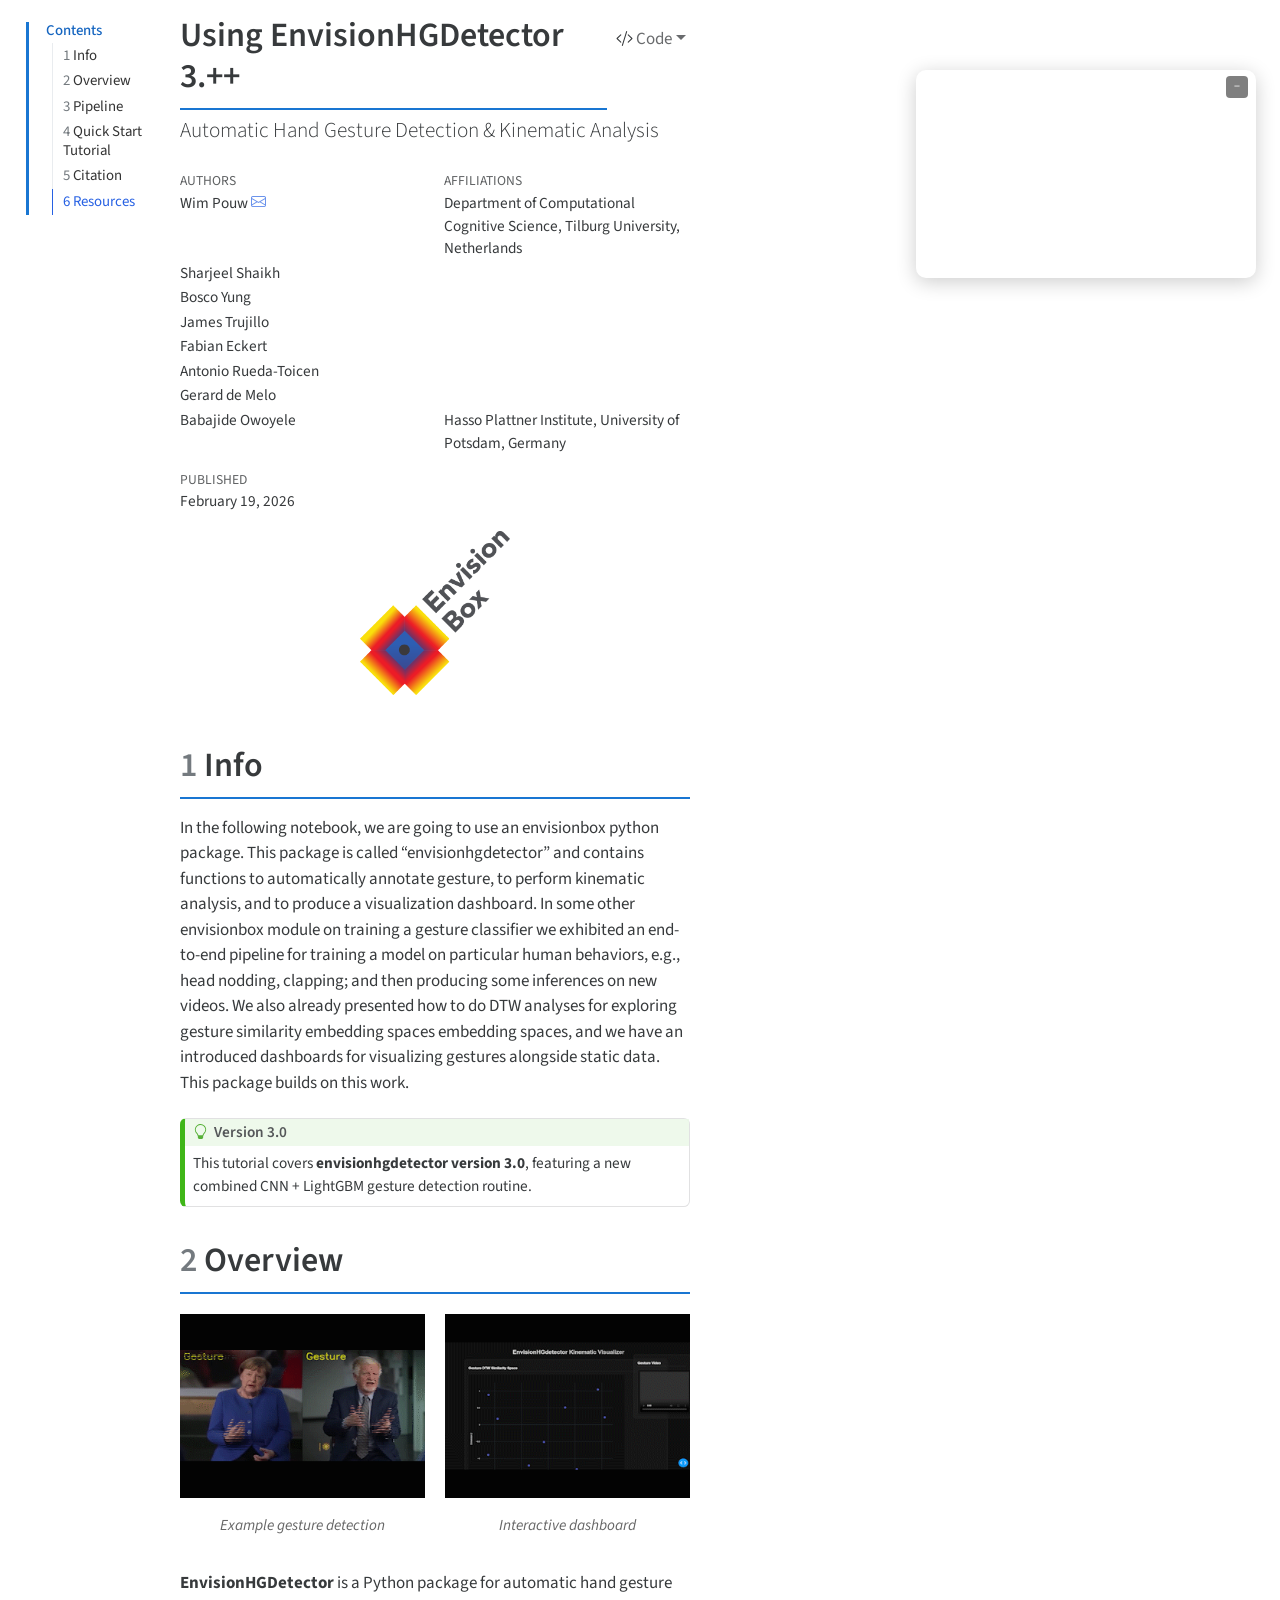
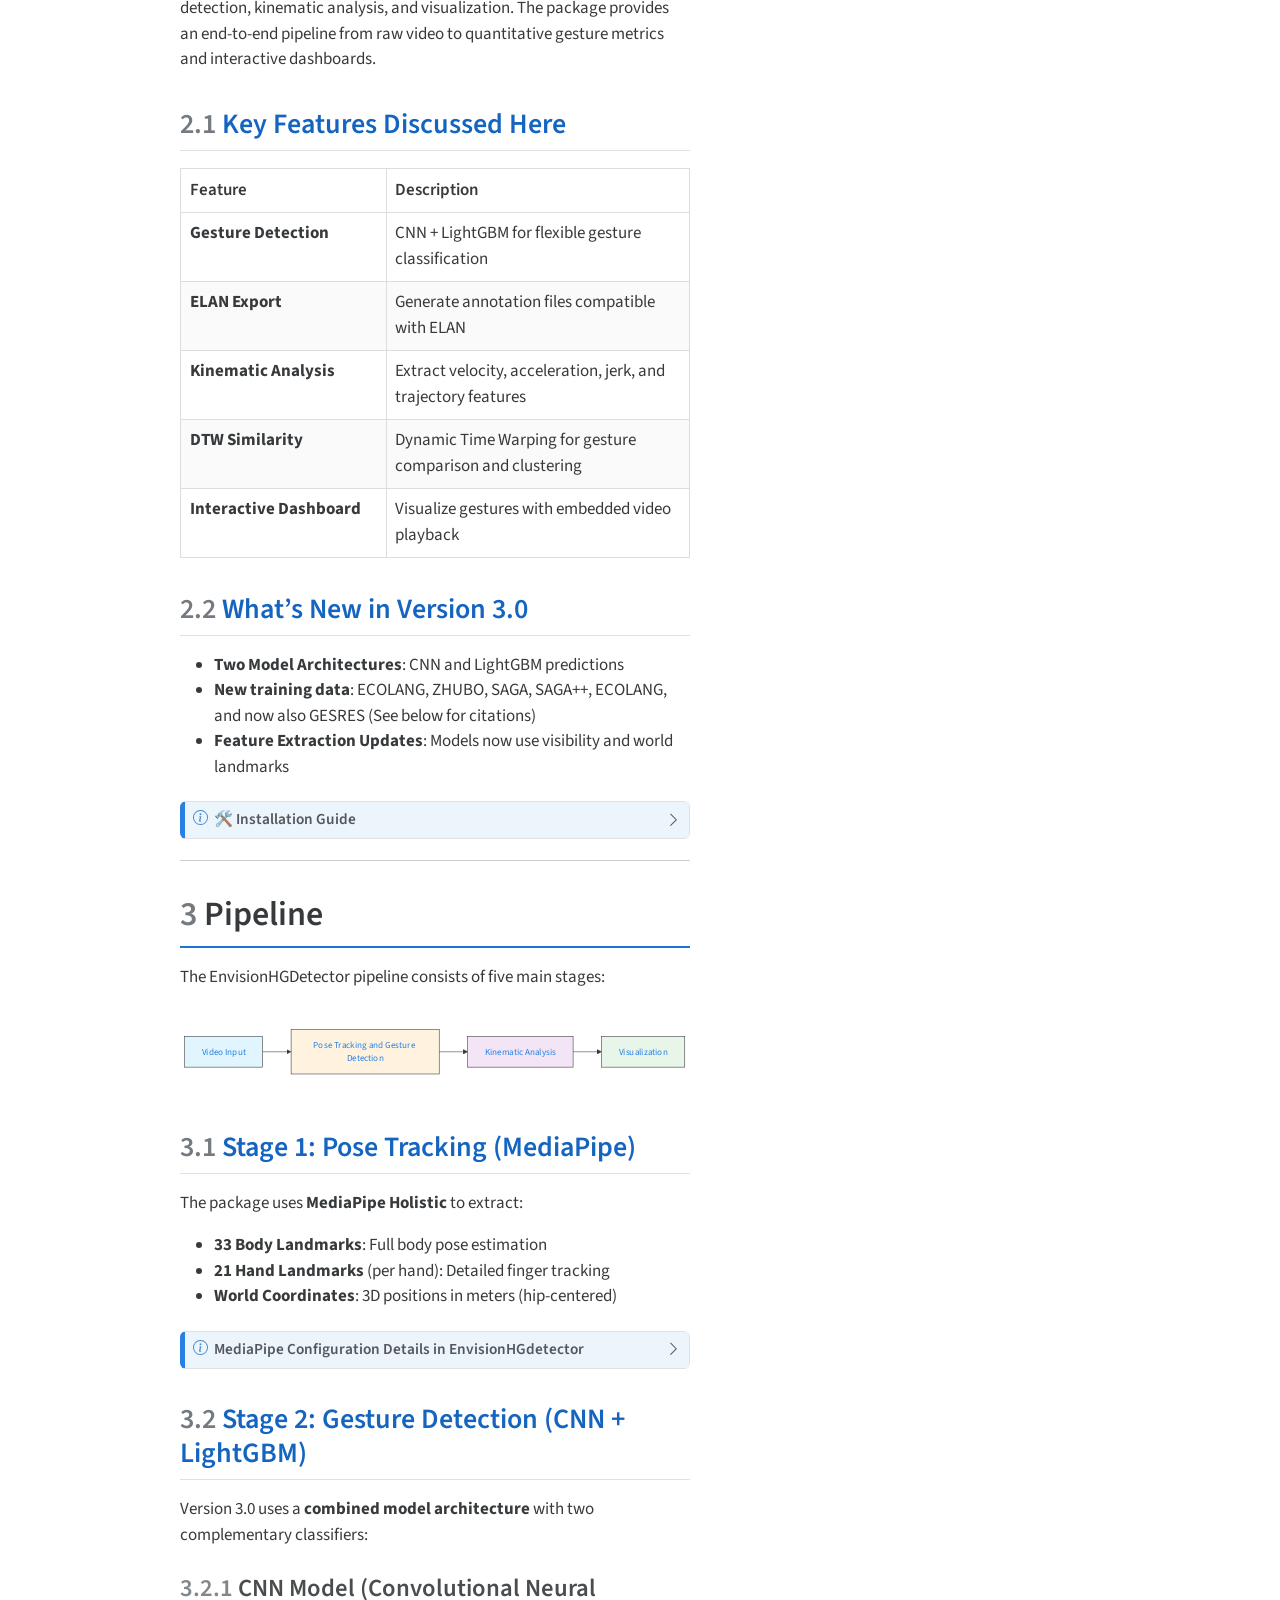
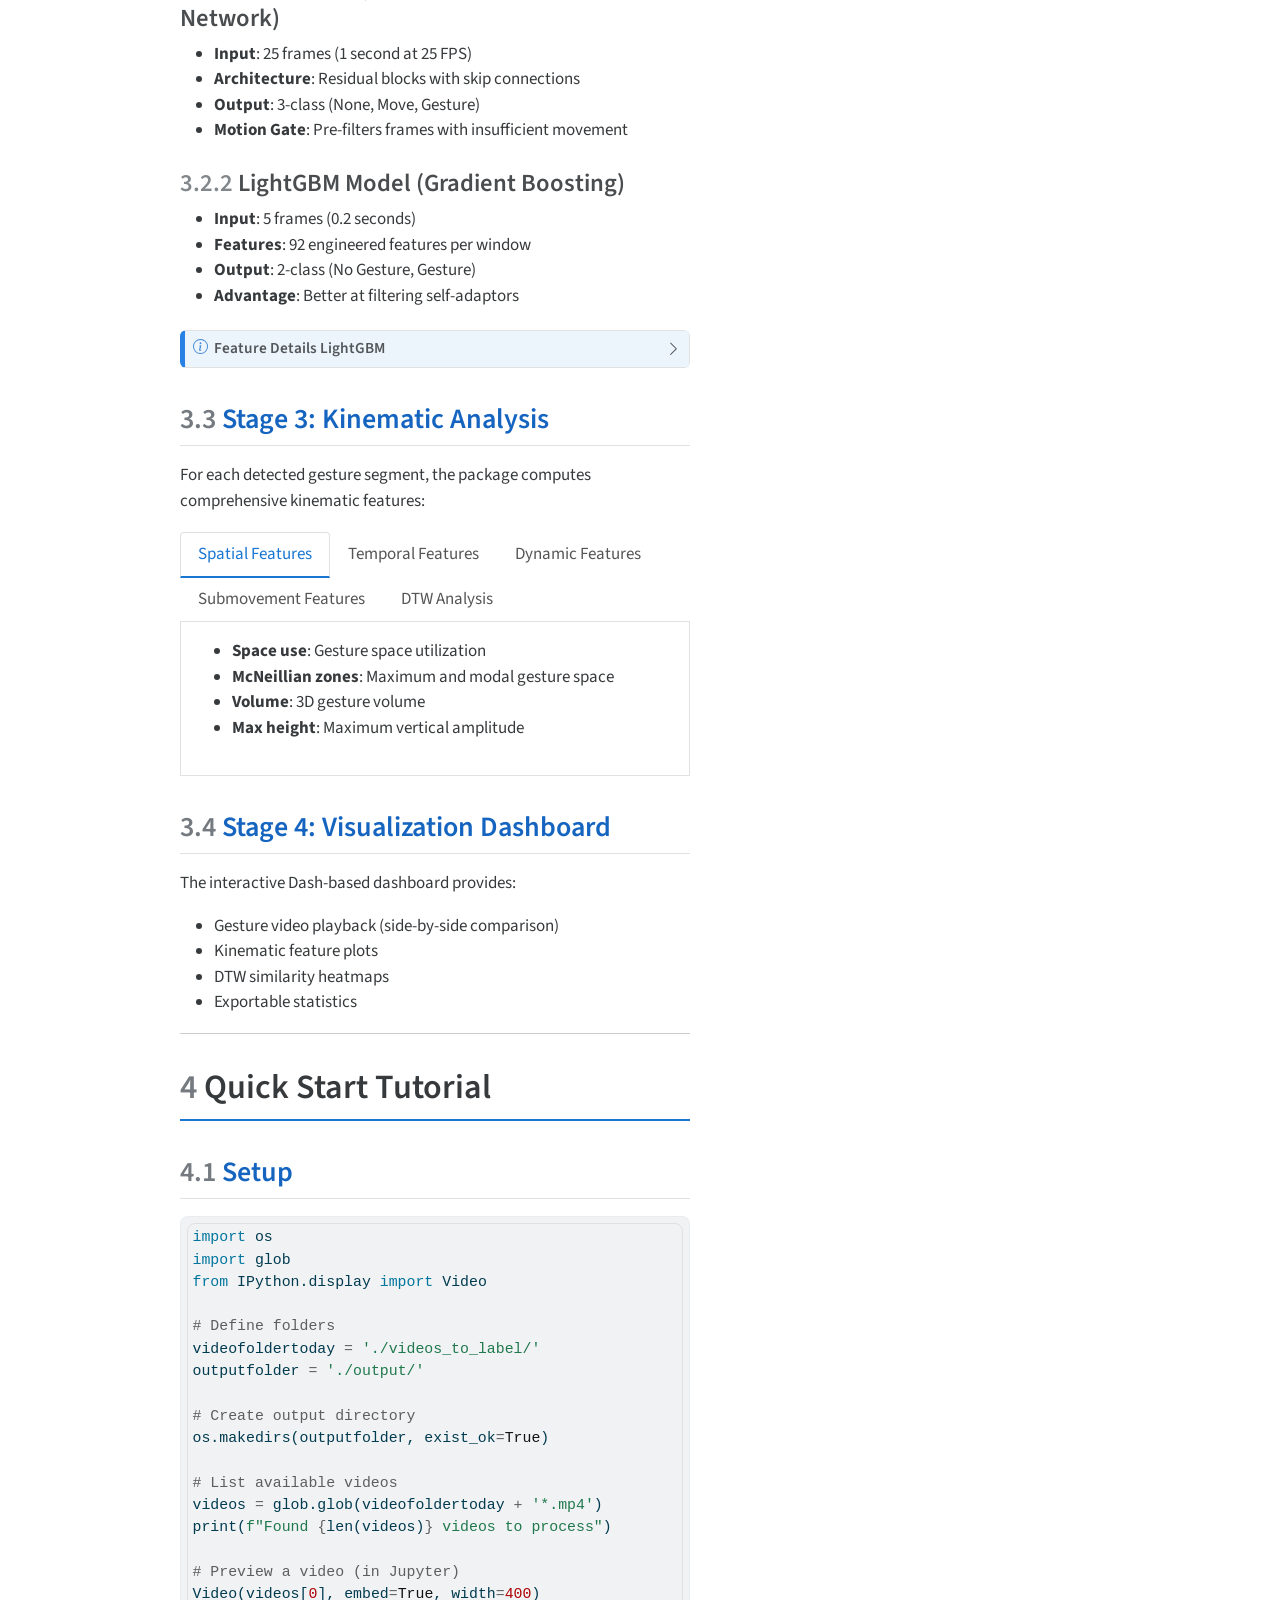
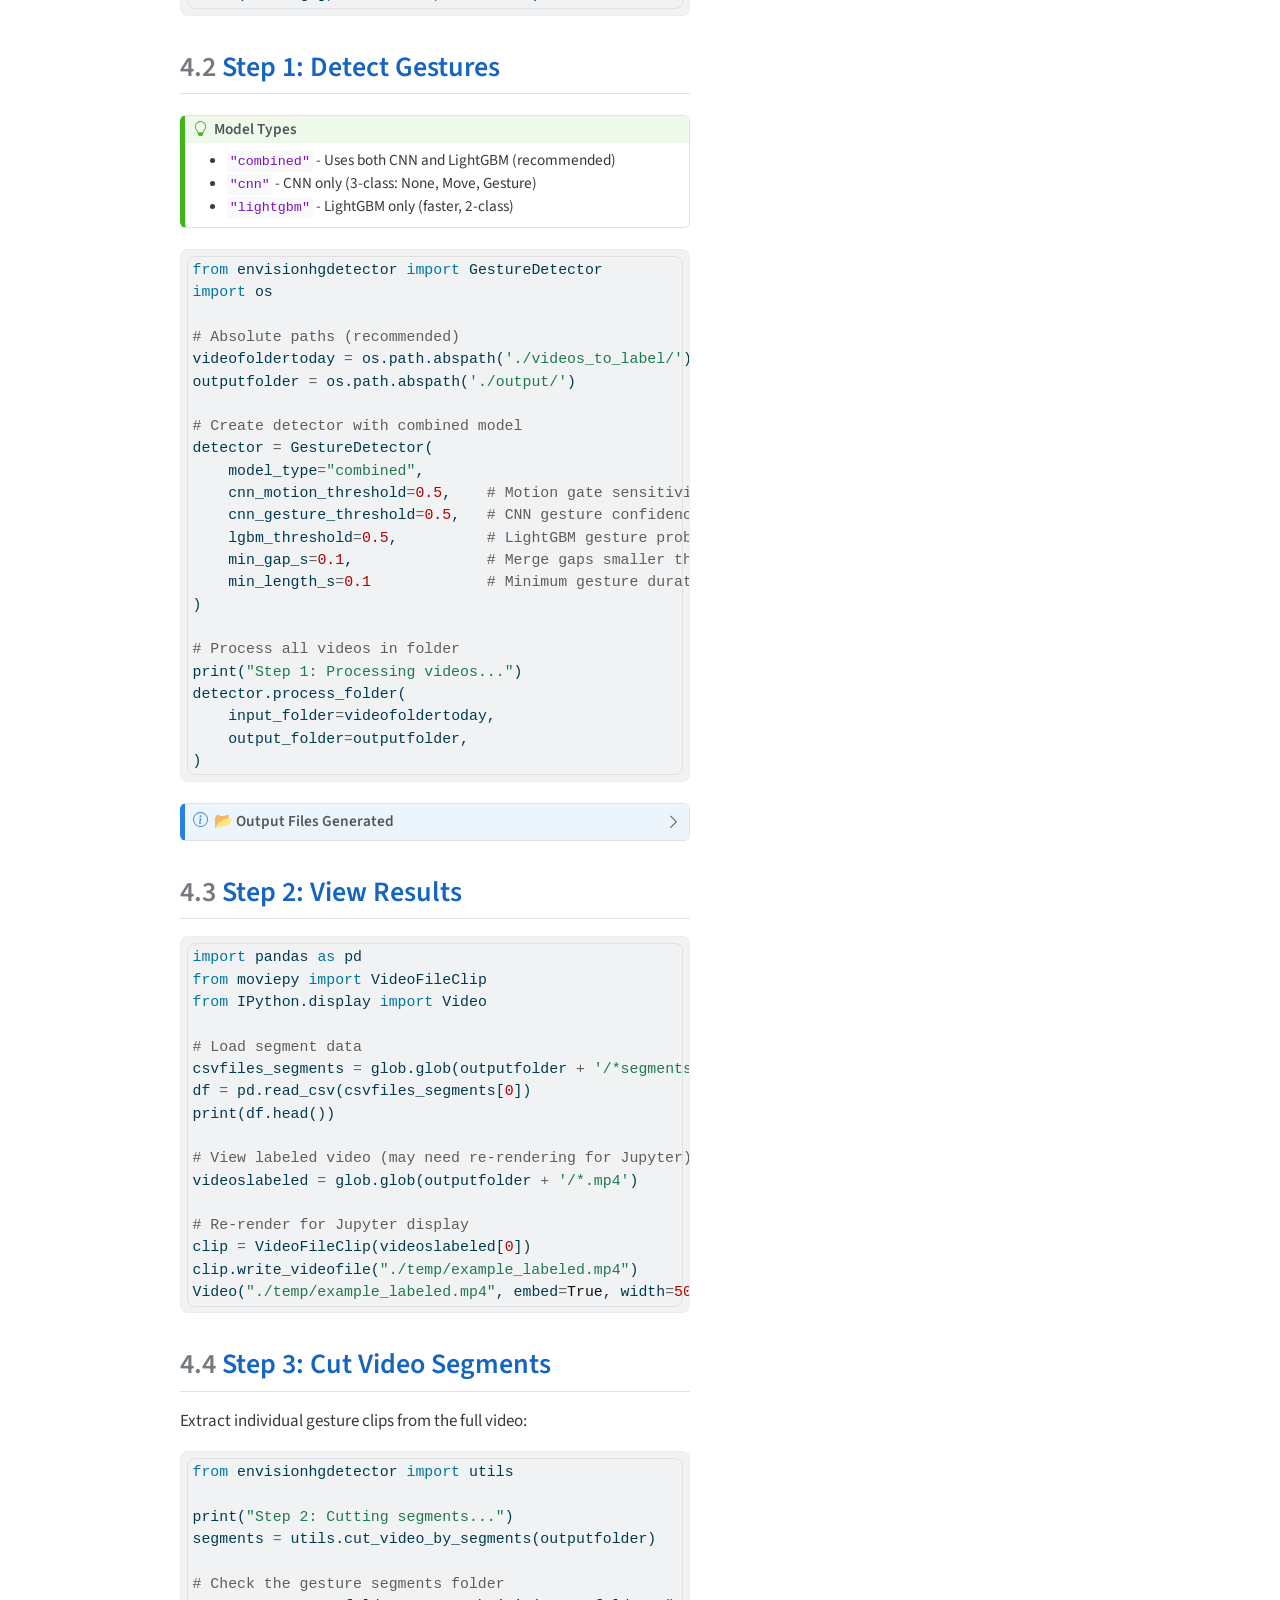
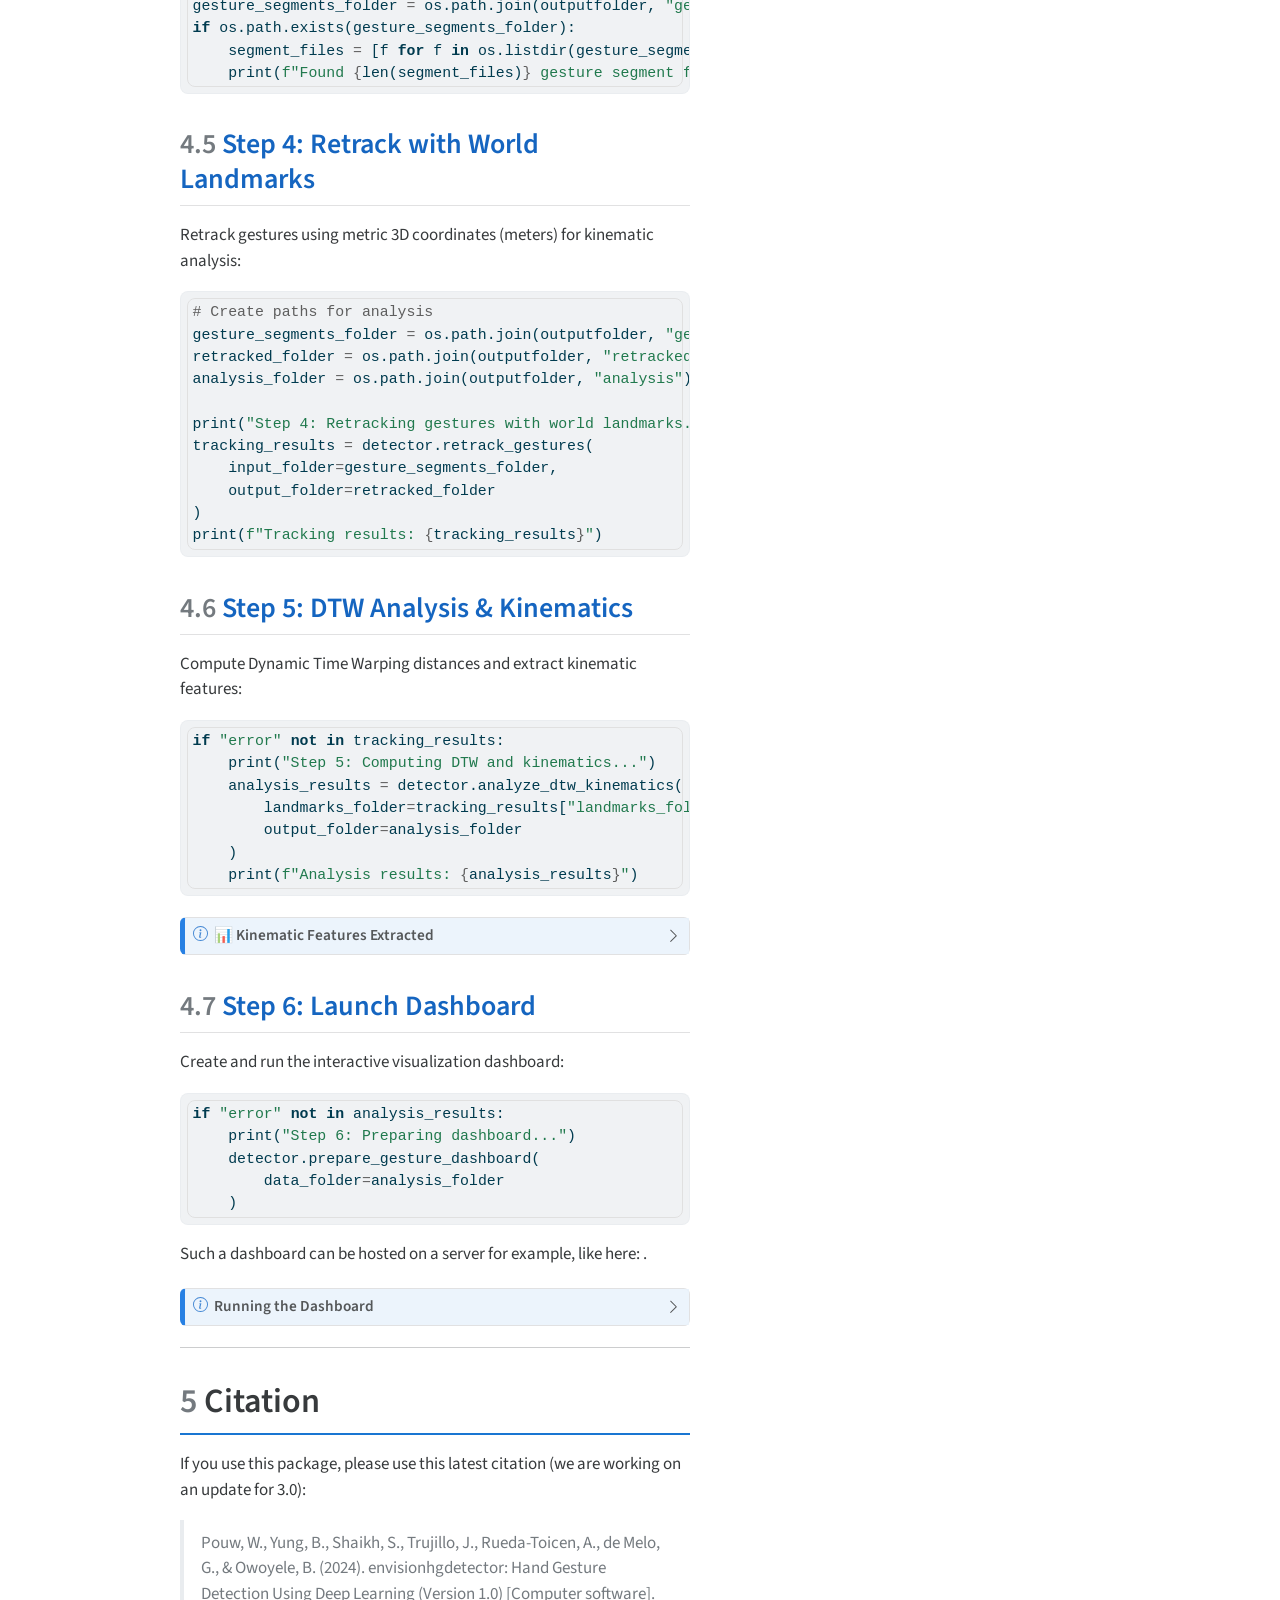
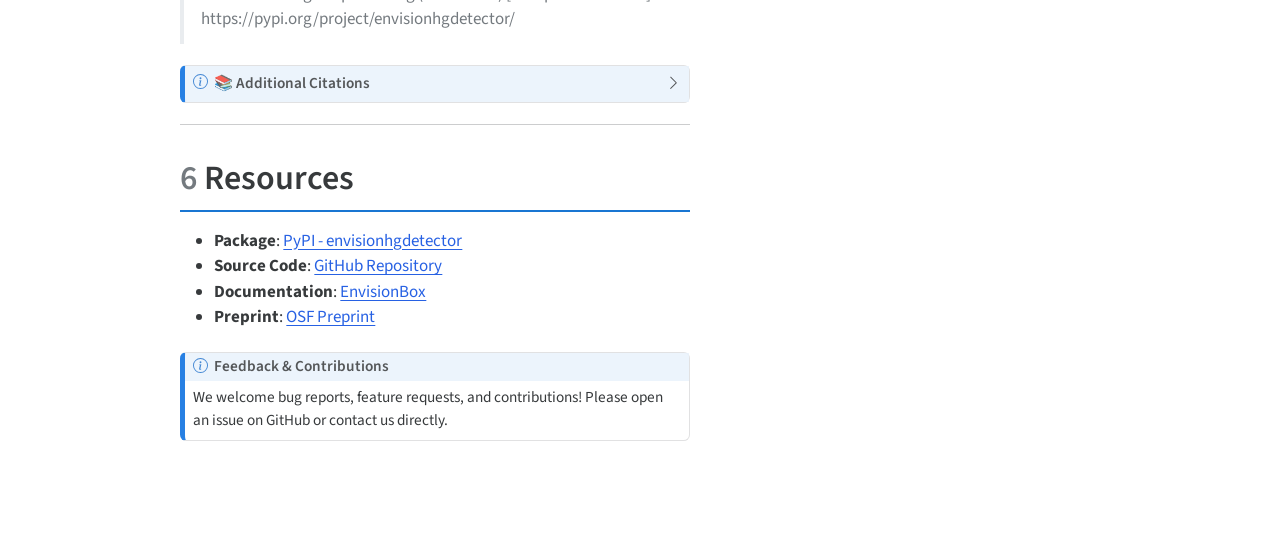
<file: docs/UsingEnvisionHGdetector_3_0.html>
<!DOCTYPE html>
<html xmlns="http://www.w3.org/1999/xhtml" lang="en" xml:lang="en"><head>

<meta charset="utf-8">
<meta name="generator" content="quarto-1.7.29">

<meta name="viewport" content="width=device-width, initial-scale=1.0, user-scalable=yes">

<meta name="author" content="Wim Pouw">
<meta name="author" content="Sharjeel Shaikh">
<meta name="author" content="Bosco Yung">
<meta name="author" content="James Trujillo">
<meta name="author" content="Fabian Eckert">
<meta name="author" content="Antonio Rueda-Toicen">
<meta name="author" content="Gerard de Melo">
<meta name="author" content="Babajide Owoyele">
<meta name="dcterms.date" content="2026-02-19">

<title>Using EnvisionHGDetector 3.++</title>
<style>
code{white-space: pre-wrap;}
span.smallcaps{font-variant: small-caps;}
div.columns{display: flex; gap: min(4vw, 1.5em);}
div.column{flex: auto; overflow-x: auto;}
div.hanging-indent{margin-left: 1.5em; text-indent: -1.5em;}
ul.task-list{list-style: none;}
ul.task-list li input[type="checkbox"] {
  width: 0.8em;
  margin: 0 0.8em 0.2em -1em; /* quarto-specific, see https://github.com/quarto-dev/quarto-cli/issues/4556 */ 
  vertical-align: middle;
}
/* CSS for syntax highlighting */
html { -webkit-text-size-adjust: 100%; }
pre > code.sourceCode { white-space: pre; position: relative; }
pre > code.sourceCode > span { display: inline-block; line-height: 1.25; }
pre > code.sourceCode > span:empty { height: 1.2em; }
.sourceCode { overflow: visible; }
code.sourceCode > span { color: inherit; text-decoration: inherit; }
div.sourceCode { margin: 1em 0; }
pre.sourceCode { margin: 0; }
@media screen {
div.sourceCode { overflow: auto; }
}
@media print {
pre > code.sourceCode { white-space: pre-wrap; }
pre > code.sourceCode > span { text-indent: -5em; padding-left: 5em; }
}
pre.numberSource code
  { counter-reset: source-line 0; }
pre.numberSource code > span
  { position: relative; left: -4em; counter-increment: source-line; }
pre.numberSource code > span > a:first-child::before
  { content: counter(source-line);
    position: relative; left: -1em; text-align: right; vertical-align: baseline;
    border: none; display: inline-block;
    -webkit-touch-callout: none; -webkit-user-select: none;
    -khtml-user-select: none; -moz-user-select: none;
    -ms-user-select: none; user-select: none;
    padding: 0 4px; width: 4em;
  }
pre.numberSource { margin-left: 3em;  padding-left: 4px; }
div.sourceCode
  {   }
@media screen {
pre > code.sourceCode > span > a:first-child::before { text-decoration: underline; }
}
</style>


<script src="UsingEnvisionHGdetector_3_0_files/libs/clipboard/clipboard.min.js"></script>
<script src="UsingEnvisionHGdetector_3_0_files/libs/quarto-html/quarto.js" type="module"></script>
<script src="UsingEnvisionHGdetector_3_0_files/libs/quarto-html/tabsets/tabsets.js" type="module"></script>
<script src="UsingEnvisionHGdetector_3_0_files/libs/quarto-html/popper.min.js"></script>
<script src="UsingEnvisionHGdetector_3_0_files/libs/quarto-html/tippy.umd.min.js"></script>
<script src="UsingEnvisionHGdetector_3_0_files/libs/quarto-html/anchor.min.js"></script>
<link href="UsingEnvisionHGdetector_3_0_files/libs/quarto-html/tippy.css" rel="stylesheet">
<link href="UsingEnvisionHGdetector_3_0_files/libs/quarto-html/quarto-syntax-highlighting-0815c480559380816a4d1ea211a47e91.css" rel="stylesheet" id="quarto-text-highlighting-styles">
<script src="UsingEnvisionHGdetector_3_0_files/libs/bootstrap/bootstrap.min.js"></script>
<link href="UsingEnvisionHGdetector_3_0_files/libs/bootstrap/bootstrap-icons.css" rel="stylesheet">
<link href="UsingEnvisionHGdetector_3_0_files/libs/bootstrap/bootstrap-813c323200a87c37e262811031999de4.min.css" rel="stylesheet" append-hash="true" id="quarto-bootstrap" data-mode="light">
<script src="UsingEnvisionHGdetector_3_0_files/libs/quarto-diagram/mermaid.min.js"></script>
<script src="UsingEnvisionHGdetector_3_0_files/libs/quarto-diagram/mermaid-init.js"></script>
<link href="UsingEnvisionHGdetector_3_0_files/libs/quarto-diagram/mermaid.css" rel="stylesheet">


<link rel="stylesheet" href="assets/styles.css">
<link rel="stylesheet" href="assets/sticky-video.css">
</head>

<body class="quarto-light">

<div id="quarto-content" class="page-columns page-rows-contents page-layout-article toc-left">
<div id="quarto-sidebar-toc-left" class="sidebar toc-left">
  <nav id="TOC" role="doc-toc" class="toc-active">
    <h2 id="toc-title">Contents</h2>
   
  <ul>
  <li><a href="#info" id="toc-info" class="nav-link active" data-scroll-target="#info"><span class="header-section-number">1</span> Info</a></li>
  <li><a href="#overview" id="toc-overview" class="nav-link" data-scroll-target="#overview"><span class="header-section-number">2</span> Overview</a>
  <ul class="collapse">
  <li><a href="#key-features-discussed-here" id="toc-key-features-discussed-here" class="nav-link" data-scroll-target="#key-features-discussed-here"><span class="header-section-number">2.1</span> Key Features Discussed Here</a></li>
  <li><a href="#whats-new-in-version-3.0" id="toc-whats-new-in-version-3.0" class="nav-link" data-scroll-target="#whats-new-in-version-3.0"><span class="header-section-number">2.2</span> What’s New in Version 3.0</a></li>
  </ul></li>
  <li><a href="#pipeline" id="toc-pipeline" class="nav-link" data-scroll-target="#pipeline"><span class="header-section-number">3</span> Pipeline</a>
  <ul class="collapse">
  <li><a href="#stage-1-pose-tracking-mediapipe" id="toc-stage-1-pose-tracking-mediapipe" class="nav-link" data-scroll-target="#stage-1-pose-tracking-mediapipe"><span class="header-section-number">3.1</span> Stage 1: Pose Tracking (MediaPipe)</a></li>
  <li><a href="#stage-2-gesture-detection-cnn-lightgbm" id="toc-stage-2-gesture-detection-cnn-lightgbm" class="nav-link" data-scroll-target="#stage-2-gesture-detection-cnn-lightgbm"><span class="header-section-number">3.2</span> Stage 2: Gesture Detection (CNN + LightGBM)</a>
  <ul class="collapse">
  <li><a href="#cnn-model-convolutional-neural-network" id="toc-cnn-model-convolutional-neural-network" class="nav-link" data-scroll-target="#cnn-model-convolutional-neural-network"><span class="header-section-number">3.2.1</span> CNN Model (Convolutional Neural Network)</a></li>
  <li><a href="#lightgbm-model-gradient-boosting" id="toc-lightgbm-model-gradient-boosting" class="nav-link" data-scroll-target="#lightgbm-model-gradient-boosting"><span class="header-section-number">3.2.2</span> LightGBM Model (Gradient Boosting)</a></li>
  </ul></li>
  <li><a href="#stage-3-kinematic-analysis" id="toc-stage-3-kinematic-analysis" class="nav-link" data-scroll-target="#stage-3-kinematic-analysis"><span class="header-section-number">3.3</span> Stage 3: Kinematic Analysis</a></li>
  <li><a href="#stage-4-visualization-dashboard" id="toc-stage-4-visualization-dashboard" class="nav-link" data-scroll-target="#stage-4-visualization-dashboard"><span class="header-section-number">3.4</span> Stage 4: Visualization Dashboard</a></li>
  </ul></li>
  <li><a href="#quick-start-tutorial" id="toc-quick-start-tutorial" class="nav-link" data-scroll-target="#quick-start-tutorial"><span class="header-section-number">4</span> Quick Start Tutorial</a>
  <ul class="collapse">
  <li><a href="#setup" id="toc-setup" class="nav-link" data-scroll-target="#setup"><span class="header-section-number">4.1</span> Setup</a></li>
  <li><a href="#step-1-detect-gestures" id="toc-step-1-detect-gestures" class="nav-link" data-scroll-target="#step-1-detect-gestures"><span class="header-section-number">4.2</span> Step 1: Detect Gestures</a></li>
  <li><a href="#step-2-view-results" id="toc-step-2-view-results" class="nav-link" data-scroll-target="#step-2-view-results"><span class="header-section-number">4.3</span> Step 2: View Results</a></li>
  <li><a href="#step-3-cut-video-segments" id="toc-step-3-cut-video-segments" class="nav-link" data-scroll-target="#step-3-cut-video-segments"><span class="header-section-number">4.4</span> Step 3: Cut Video Segments</a></li>
  <li><a href="#step-4-retrack-with-world-landmarks" id="toc-step-4-retrack-with-world-landmarks" class="nav-link" data-scroll-target="#step-4-retrack-with-world-landmarks"><span class="header-section-number">4.5</span> Step 4: Retrack with World Landmarks</a></li>
  <li><a href="#step-5-dtw-analysis-kinematics" id="toc-step-5-dtw-analysis-kinematics" class="nav-link" data-scroll-target="#step-5-dtw-analysis-kinematics"><span class="header-section-number">4.6</span> Step 5: DTW Analysis &amp; Kinematics</a></li>
  <li><a href="#step-6-launch-dashboard" id="toc-step-6-launch-dashboard" class="nav-link" data-scroll-target="#step-6-launch-dashboard"><span class="header-section-number">4.7</span> Step 6: Launch Dashboard</a></li>
  </ul></li>
  <li><a href="#citation" id="toc-citation" class="nav-link" data-scroll-target="#citation"><span class="header-section-number">5</span> Citation</a></li>
  <li><a href="#resources" id="toc-resources" class="nav-link" data-scroll-target="#resources"><span class="header-section-number">6</span> Resources</a></li>
  </ul>
</nav>
</div>
<div id="quarto-margin-sidebar" class="sidebar margin-sidebar zindex-bottom">
</div>
<main class="content" id="quarto-document-content">

<header id="title-block-header" class="quarto-title-block default">
<div class="quarto-title">
<div class="quarto-title-block"><div><h1 class="title">Using EnvisionHGDetector 3.++</h1><button type="button" class="btn code-tools-button dropdown-toggle" id="quarto-code-tools-menu" data-bs-toggle="dropdown" aria-expanded="false"><i class="bi"></i> Code</button><ul class="dropdown-menu dropdown-menu-end" aria-labelelledby="quarto-code-tools-menu"><li><a id="quarto-show-all-code" class="dropdown-item" href="javascript:void(0)" role="button">Show All Code</a></li><li><a id="quarto-hide-all-code" class="dropdown-item" href="javascript:void(0)" role="button">Hide All Code</a></li><li><hr class="dropdown-divider"></li><li><a id="quarto-view-source" class="dropdown-item" href="javascript:void(0)" role="button">View Source</a></li></ul></div></div>
<p class="subtitle lead">Automatic Hand Gesture Detection &amp; Kinematic Analysis</p>
</div>


<div class="quarto-title-meta-author">
  <div class="quarto-title-meta-heading">Authors</div>
  <div class="quarto-title-meta-heading">Affiliations</div>
  
    <div class="quarto-title-meta-contents">
    <p class="author">Wim Pouw <a href="mailto:w.pouw@tilburguniversity.edu" class="quarto-title-author-email"><i class="bi bi-envelope"></i></a> </p>
  </div>
  <div class="quarto-title-meta-contents">
        <p class="affiliation">
            Department of Computational Cognitive Science, Tilburg University, Netherlands
          </p>
      </div>
    <div class="quarto-title-meta-contents">
    <p class="author">Sharjeel Shaikh </p>
  </div>
  <div class="quarto-title-meta-contents">
      </div>
    <div class="quarto-title-meta-contents">
    <p class="author">Bosco Yung </p>
  </div>
  <div class="quarto-title-meta-contents">
      </div>
    <div class="quarto-title-meta-contents">
    <p class="author">James Trujillo </p>
  </div>
  <div class="quarto-title-meta-contents">
      </div>
    <div class="quarto-title-meta-contents">
    <p class="author">Fabian Eckert </p>
  </div>
  <div class="quarto-title-meta-contents">
      </div>
    <div class="quarto-title-meta-contents">
    <p class="author">Antonio Rueda-Toicen </p>
  </div>
  <div class="quarto-title-meta-contents">
      </div>
    <div class="quarto-title-meta-contents">
    <p class="author">Gerard de Melo </p>
  </div>
  <div class="quarto-title-meta-contents">
      </div>
    <div class="quarto-title-meta-contents">
    <p class="author">Babajide Owoyele </p>
  </div>
  <div class="quarto-title-meta-contents">
        <p class="affiliation">
            Hasso Plattner Institute, University of Potsdam, Germany
          </p>
      </div>
  </div>

<div class="quarto-title-meta">

      
    <div>
    <div class="quarto-title-meta-heading">Published</div>
    <div class="quarto-title-meta-contents">
      <p class="date">February 19, 2026</p>
    </div>
  </div>
  
    
  </div>
  


</header>


<div class="video-widget">
<iframe src="https://www.youtube.com/embed/YOUR_VIDEO_ID" frameborder="0" allowfullscreen="">
</iframe>
</div>
<div class="quarto-figure quarto-figure-center">
<figure class="figure">
<p><img src="images/envisionboxlogo20.png" class="img-fluid quarto-figure quarto-figure-center figure-img" width="150"></p>
</figure>
</div>
<section id="info" class="level1" data-number="1">
<h1 data-number="1"><span class="header-section-number">1</span> Info</h1>
<p>In the following notebook, we are going to use an envisionbox python package. This package is called “envisionhgdetector” and contains functions to automatically annotate gesture, to perform kinematic analysis, and to produce a visualization dashboard. In some other envisionbox module on training a gesture classifier we exhibited an end-to-end pipeline for training a model on particular human behaviors, e.g., head nodding, clapping; and then producing some inferences on new videos. We also already presented how to do DTW analyses for exploring gesture similarity embedding spaces embedding spaces, and we have an introduced dashboards for visualizing gestures alongside static data. This package builds on this work.</p>
<div class="callout callout-style-default callout-tip callout-titled">
<div class="callout-header d-flex align-content-center">
<div class="callout-icon-container">
<i class="callout-icon"></i>
</div>
<div class="callout-title-container flex-fill">
Version 3.0
</div>
</div>
<div class="callout-body-container callout-body">
<p>This tutorial covers <strong>envisionhgdetector version 3.0</strong>, featuring a new combined CNN + LightGBM gesture detection routine.</p>
</div>
</div>
</section>
<section id="overview" class="level1" data-number="2">
<h1 data-number="2"><span class="header-section-number">2</span> Overview</h1>
<div class="quarto-layout-panel" data-layout="[[1,1]]">
<div class="quarto-layout-row quarto-layout-valign-center">
<div class="quarto-layout-cell" style="flex-basis: 50.0%;justify-content: flex-start;">
<div class="quarto-figure quarto-figure-center">
<figure class="figure">
<p><img src="images/ex.gif" class="img-fluid figure-img" width="300"></p>
<figcaption>Example gesture detection</figcaption>
</figure>
</div>
</div>
<div class="quarto-layout-cell" style="flex-basis: 50.0%;justify-content: flex-start;">
<div class="quarto-figure quarto-figure-center">
<figure class="figure">
<p><img src="images/dashboard.gif" class="img-fluid figure-img" width="300"></p>
<figcaption>Interactive dashboard</figcaption>
</figure>
</div>
</div>
</div>
</div>
<p><strong>EnvisionHGDetector</strong> is a Python package for automatic hand gesture detection, kinematic analysis, and visualization. The package provides an end-to-end pipeline from raw video to quantitative gesture metrics and interactive dashboards.</p>
<section id="key-features-discussed-here" class="level2" data-number="2.1">
<h2 data-number="2.1" class="anchored" data-anchor-id="key-features-discussed-here"><span class="header-section-number">2.1</span> Key Features Discussed Here</h2>
<table class="caption-top table">
<colgroup>
<col style="width: 40%">
<col style="width: 59%">
</colgroup>
<thead>
<tr class="header">
<th>Feature</th>
<th>Description</th>
</tr>
</thead>
<tbody>
<tr class="odd">
<td><strong>Gesture Detection</strong></td>
<td>CNN + LightGBM for flexible gesture classification</td>
</tr>
<tr class="even">
<td><strong>ELAN Export</strong></td>
<td>Generate annotation files compatible with ELAN</td>
</tr>
<tr class="odd">
<td><strong>Kinematic Analysis</strong></td>
<td>Extract velocity, acceleration, jerk, and trajectory features</td>
</tr>
<tr class="even">
<td><strong>DTW Similarity</strong></td>
<td>Dynamic Time Warping for gesture comparison and clustering</td>
</tr>
<tr class="odd">
<td><strong>Interactive Dashboard</strong></td>
<td>Visualize gestures with embedded video playback</td>
</tr>
</tbody>
</table>
</section>
<section id="whats-new-in-version-3.0" class="level2" data-number="2.2">
<h2 data-number="2.2" class="anchored" data-anchor-id="whats-new-in-version-3.0"><span class="header-section-number">2.2</span> What’s New in Version 3.0</h2>
<ul>
<li><strong>Two Model Architectures</strong>: CNN and LightGBM predictions</li>
<li><strong>New training data</strong>: ECOLANG, ZHUBO, SAGA, SAGA++, ECOLANG, and now also GESRES (See below for citations)</li>
<li><strong>Feature Extraction Updates</strong>: Models now use visibility and world landmarks</li>
</ul>
<div class="callout callout-style-default callout-note callout-titled">
<div class="callout-header d-flex align-content-center" data-bs-toggle="collapse" data-bs-target=".callout-4-contents" aria-controls="callout-4" aria-expanded="false" aria-label="Toggle callout">
<div class="callout-icon-container">
<i class="callout-icon"></i>
</div>
<div class="callout-title-container flex-fill">
🛠️ Installation Guide
</div>
<div class="callout-btn-toggle d-inline-block border-0 py-1 ps-1 pe-0 float-end"><i class="callout-toggle"></i></div>
</div>
<div id="callout-4" class="callout-4-contents callout-collapse collapse">
<div class="callout-body-container callout-body">
<section id="prerequisites" class="level3" data-number="2.2.1">
<h3 data-number="2.2.1" class="anchored" data-anchor-id="prerequisites"><span class="header-section-number">2.2.1</span> Prerequisites</h3>
<ul>
<li><strong>Anaconda</strong> (recommended, NOT Miniconda)</li>
<li>Python 3.10</li>
<li>C++ redistributables (Windows only)</li>
</ul>
<div class="tabset-margin-container"></div><div class="panel-tabset">
<ul class="nav nav-tabs" role="tablist"><li class="nav-item" role="presentation"><a class="nav-link active" id="tabset-1-1-tab" data-bs-toggle="tab" data-bs-target="#tabset-1-1" role="tab" aria-controls="tabset-1-1" aria-selected="true" href="">Windows</a></li><li class="nav-item" role="presentation"><a class="nav-link" id="tabset-1-2-tab" data-bs-toggle="tab" data-bs-target="#tabset-1-2" role="tab" aria-controls="tabset-1-2" aria-selected="false" href="">macOS</a></li><li class="nav-item" role="presentation"><a class="nav-link" id="tabset-1-3-tab" data-bs-toggle="tab" data-bs-target="#tabset-1-3" role="tab" aria-controls="tabset-1-3" aria-selected="false" href="">Linux</a></li></ul>
<div class="tab-content">
<div id="tabset-1-1" class="tab-pane active" role="tabpanel" aria-labelledby="tabset-1-1-tab">
<p><strong>Step 1: Create Conda Environment</strong></p>
<div class="sourceCode" id="cb1"><pre class="sourceCode bash code-with-copy"><code class="sourceCode bash"><span id="cb1-1"><a href="#cb1-1" aria-hidden="true" tabindex="-1"></a><span class="ex">conda</span> create <span class="at">-n</span> envision python=3.10</span>
<span id="cb1-2"><a href="#cb1-2" aria-hidden="true" tabindex="-1"></a><span class="ex">conda</span> activate envision</span></code><button title="Copy to Clipboard" class="code-copy-button"><i class="bi"></i></button></pre></div>
<p><strong>Step 2: Install Dependencies (optional)</strong> Install any dependencies for your notebook.</p>
<div class="sourceCode" id="cb2"><pre class="sourceCode bash code-with-copy"><code class="sourceCode bash"><span id="cb2-1"><a href="#cb2-1" aria-hidden="true" tabindex="-1"></a><span class="kw">(</span><span class="ex">envision</span><span class="kw">)</span> <span class="ex">pip</span> install <span class="at">-r</span> requirements.txt</span></code><button title="Copy to Clipboard" class="code-copy-button"><i class="bi"></i></button></pre></div>
<p><strong>Step 3: Install Package</strong> Base installation of the envisionhgdetector from PyPi. If that is already in your notebook requirements.txt you dont have to to do this again.</p>
<div class="sourceCode" id="cb3"><pre class="sourceCode bash code-with-copy"><code class="sourceCode bash"><span id="cb3-1"><a href="#cb3-1" aria-hidden="true" tabindex="-1"></a><span class="kw">(</span><span class="ex">envision</span><span class="kw">)</span> <span class="ex">pip</span> install envisionhgdetector</span></code><button title="Copy to Clipboard" class="code-copy-button"><i class="bi"></i></button></pre></div>
<div class="callout callout-style-default callout-warning callout-titled">
<div class="callout-header d-flex align-content-center">
<div class="callout-icon-container">
<i class="callout-icon"></i>
</div>
<div class="callout-title-container flex-fill">
Warning
</div>
</div>
<div class="callout-body-container callout-body">
<p><strong>Windows Users</strong>: If you encounter TensorFlow errors, install the <a href="https://learn.microsoft.com/en-us/cpp/windows/latest-supported-vc-redist">Microsoft Visual C++ Redistributable</a>.</p>
</div>
</div>
</div>
<div id="tabset-1-2" class="tab-pane" role="tabpanel" aria-labelledby="tabset-1-2-tab">
<p>We would like to thank Fabian Eckert (<code>fabian.eckert@uni-koeln.de</code>) for helping out in testing the OS installation procedure. Please reach out to us if there are improvements here by emailing Wim Pouw (<code>w.pouw@tilburguniversity.edu</code>) and Fabian Eckert (who can test improvements on OS).</p>
<p>macOS requires a specific installation order due to MediaPipe compatibility:</p>
<p><strong>Step 1: Create Conda Environment</strong></p>
<div class="sourceCode" id="cb4"><pre class="sourceCode bash code-with-copy"><code class="sourceCode bash"><span id="cb4-1"><a href="#cb4-1" aria-hidden="true" tabindex="-1"></a><span class="ex">conda</span> create <span class="at">-n</span> envision python=3.10</span>
<span id="cb4-2"><a href="#cb4-2" aria-hidden="true" tabindex="-1"></a><span class="ex">conda</span> activate envision</span>
<span id="cb4-3"><a href="#cb4-3" aria-hidden="true" tabindex="-1"></a><span class="kw">(</span><span class="ex">envision</span><span class="kw">)</span> <span class="ex">conda</span> install pip</span></code><button title="Copy to Clipboard" class="code-copy-button"><i class="bi"></i></button></pre></div>
<p><strong>Step 2: Install Dependencies</strong></p>
<p>Download <code>requirements_macos.txt</code> from the repository, then:</p>
<div class="sourceCode" id="cb5"><pre class="sourceCode bash code-with-copy"><code class="sourceCode bash"><span id="cb5-1"><a href="#cb5-1" aria-hidden="true" tabindex="-1"></a><span class="kw">(</span><span class="ex">envision</span><span class="kw">)</span> <span class="bu">cd</span> /path/to/requirements_macos.txt</span>
<span id="cb5-2"><a href="#cb5-2" aria-hidden="true" tabindex="-1"></a><span class="kw">(</span><span class="ex">envision</span><span class="kw">)</span> <span class="ex">pip</span> install <span class="at">-r</span> requirements_macos.txt</span></code><button title="Copy to Clipboard" class="code-copy-button"><i class="bi"></i></button></pre></div>
<p><strong>Step 3: Install Package (without dependencies)</strong></p>
<div class="sourceCode" id="cb6"><pre class="sourceCode bash code-with-copy"><code class="sourceCode bash"><span id="cb6-1"><a href="#cb6-1" aria-hidden="true" tabindex="-1"></a><span class="kw">(</span><span class="ex">envision</span><span class="kw">)</span> <span class="ex">pip</span> install envisionhgdetector <span class="at">--no-deps</span></span></code><button title="Copy to Clipboard" class="code-copy-button"><i class="bi"></i></button></pre></div>
<p><strong>Step 4: Install LightGBM via Conda</strong></p>
<div class="sourceCode" id="cb7"><pre class="sourceCode bash code-with-copy"><code class="sourceCode bash"><span id="cb7-1"><a href="#cb7-1" aria-hidden="true" tabindex="-1"></a><span class="kw">(</span><span class="ex">envision</span><span class="kw">)</span> <span class="ex">conda</span> install <span class="at">-c</span> conda-forge lightgbm</span></code><button title="Copy to Clipboard" class="code-copy-button"><i class="bi"></i></button></pre></div>
<p><strong>Step 5: Force Reinstall Compatible Versions</strong></p>
<div class="sourceCode" id="cb8"><pre class="sourceCode bash code-with-copy"><code class="sourceCode bash"><span id="cb8-1"><a href="#cb8-1" aria-hidden="true" tabindex="-1"></a><span class="kw">(</span><span class="ex">envision</span><span class="kw">)</span> <span class="ex">conda</span> install <span class="at">--force-reinstall</span> numpy==1.26.4 pandas</span></code><button title="Copy to Clipboard" class="code-copy-button"><i class="bi"></i></button></pre></div>
</div>
<div id="tabset-1-3" class="tab-pane" role="tabpanel" aria-labelledby="tabset-1-3-tab">
<p>Follow the Windows instructions. If you encounter issues with MediaPipe, try the macOS approach.</p>
</div>
</div>
</div>
</section>
<section id="verify-installation" class="level3" data-number="2.2.2">
<h3 data-number="2.2.2" class="anchored" data-anchor-id="verify-installation"><span class="header-section-number">2.2.2</span> Verify Installation</h3>
<div class="sourceCode" id="cb9"><pre class="sourceCode python code-with-copy"><code class="sourceCode python"><span id="cb9-1"><a href="#cb9-1" aria-hidden="true" tabindex="-1"></a><span class="im">from</span> envisionhgdetector <span class="im">import</span> GestureDetector</span>
<span id="cb9-2"><a href="#cb9-2" aria-hidden="true" tabindex="-1"></a><span class="bu">print</span>(<span class="st">"Installation successful!"</span>)</span></code><button title="Copy to Clipboard" class="code-copy-button"><i class="bi"></i></button></pre></div>
<div class="callout callout-style-default callout-tip callout-titled">
<div class="callout-header d-flex align-content-center">
<div class="callout-icon-container">
<i class="callout-icon"></i>
</div>
<div class="callout-title-container flex-fill">
Tip
</div>
</div>
<div class="callout-body-container callout-body">
<p><strong>GPU Support</strong>: For faster processing, ensure CUDA is properly configured for your system.</p>
</div>
</div>
</section>
</div>
</div>
</div>
<hr>
</section>
</section>
<section id="pipeline" class="level1" data-number="3">
<h1 data-number="3"><span class="header-section-number">3</span> Pipeline</h1>
<p>The EnvisionHGDetector pipeline consists of five main stages:</p>
<div class="cell" data-layout-align="default">
<div class="cell-output-display">
<div>
<p></p><figure class="figure"><p></p>
<div>
<pre class="mermaid mermaid-js">flowchart LR
    A[ Video Input] --&gt; B[ Pose Tracking and Gesture Detection]
    B --&gt; C[ Kinematic Analysis]
    C --&gt; D[ Visualization]
    
    style A fill:#e1f5fe
    style B fill:#fff3e0
    style C fill:#f3e5f5
    style D fill:#e8f5e9
</pre>
</div>
<p></p></figure><p></p>
</div>
</div>
</div>
<section id="stage-1-pose-tracking-mediapipe" class="level2" data-number="3.1">
<h2 data-number="3.1" class="anchored" data-anchor-id="stage-1-pose-tracking-mediapipe"><span class="header-section-number">3.1</span> Stage 1: Pose Tracking (MediaPipe)</h2>
<p>The package uses <strong>MediaPipe Holistic</strong> to extract:</p>
<ul>
<li><strong>33 Body Landmarks</strong>: Full body pose estimation</li>
<li><strong>21 Hand Landmarks</strong> (per hand): Detailed finger tracking</li>
<li><strong>World Coordinates</strong>: 3D positions in meters (hip-centered)</li>
</ul>
<div class="callout callout-style-default callout-note callout-titled">
<div class="callout-header d-flex align-content-center" data-bs-toggle="collapse" data-bs-target=".callout-5-contents" aria-controls="callout-5" aria-expanded="false" aria-label="Toggle callout">
<div class="callout-icon-container">
<i class="callout-icon"></i>
</div>
<div class="callout-title-container flex-fill">
MediaPipe Configuration Details in EnvisionHGdetector
</div>
<div class="callout-btn-toggle d-inline-block border-0 py-1 ps-1 pe-0 float-end"><i class="callout-toggle"></i></div>
</div>
<div id="callout-5" class="callout-5-contents callout-collapse collapse">
<div class="callout-body-container callout-body">
<div class="sourceCode" id="cb10"><pre class="sourceCode python code-with-copy"><code class="sourceCode python"><span id="cb10-1"><a href="#cb10-1" aria-hidden="true" tabindex="-1"></a><span class="co"># Internal MediaPipe settings</span></span>
<span id="cb10-2"><a href="#cb10-2" aria-hidden="true" tabindex="-1"></a>mp_holistic <span class="op">=</span> mp.solutions.holistic</span>
<span id="cb10-3"><a href="#cb10-3" aria-hidden="true" tabindex="-1"></a>holistic <span class="op">=</span> mp_holistic.Holistic(</span>
<span id="cb10-4"><a href="#cb10-4" aria-hidden="true" tabindex="-1"></a>    static_image_mode<span class="op">=</span><span class="va">False</span>,</span>
<span id="cb10-5"><a href="#cb10-5" aria-hidden="true" tabindex="-1"></a>    model_complexity<span class="op">=</span><span class="dv">1</span>,</span>
<span id="cb10-6"><a href="#cb10-6" aria-hidden="true" tabindex="-1"></a>    smooth_landmarks<span class="op">=</span><span class="va">True</span>,</span>
<span id="cb10-7"><a href="#cb10-7" aria-hidden="true" tabindex="-1"></a>    enable_segmentation<span class="op">=</span><span class="va">False</span>,</span>
<span id="cb10-8"><a href="#cb10-8" aria-hidden="true" tabindex="-1"></a>    min_detection_confidence<span class="op">=</span><span class="fl">0.5</span>,</span>
<span id="cb10-9"><a href="#cb10-9" aria-hidden="true" tabindex="-1"></a>    min_tracking_confidence<span class="op">=</span><span class="fl">0.5</span></span>
<span id="cb10-10"><a href="#cb10-10" aria-hidden="true" tabindex="-1"></a>)</span></code><button title="Copy to Clipboard" class="code-copy-button"><i class="bi"></i></button></pre></div>
<p>The world landmarks provide metric coordinates where: - Origin is at the hip center - Units are in meters - Z-axis points toward the camera</p>
</div>
</div>
</div>
</section>
<section id="stage-2-gesture-detection-cnn-lightgbm" class="level2" data-number="3.2">
<h2 data-number="3.2" class="anchored" data-anchor-id="stage-2-gesture-detection-cnn-lightgbm"><span class="header-section-number">3.2</span> Stage 2: Gesture Detection (CNN + LightGBM)</h2>
<p>Version 3.0 uses a <strong>combined model architecture</strong> with two complementary classifiers:</p>
<section id="cnn-model-convolutional-neural-network" class="level3" data-number="3.2.1">
<h3 data-number="3.2.1" class="anchored" data-anchor-id="cnn-model-convolutional-neural-network"><span class="header-section-number">3.2.1</span> CNN Model (Convolutional Neural Network)</h3>
<ul>
<li><strong>Input</strong>: 25 frames (1 second at 25 FPS)</li>
<li><strong>Architecture</strong>: Residual blocks with skip connections</li>
<li><strong>Output</strong>: 3-class (None, Move, Gesture)</li>
<li><strong>Motion Gate</strong>: Pre-filters frames with insufficient movement</li>
</ul>
</section>
<section id="lightgbm-model-gradient-boosting" class="level3" data-number="3.2.2">
<h3 data-number="3.2.2" class="anchored" data-anchor-id="lightgbm-model-gradient-boosting"><span class="header-section-number">3.2.2</span> LightGBM Model (Gradient Boosting)</h3>
<ul>
<li><strong>Input</strong>: 5 frames (0.2 seconds)</li>
<li><strong>Features</strong>: 92 engineered features per window</li>
<li><strong>Output</strong>: 2-class (No Gesture, Gesture)</li>
<li><strong>Advantage</strong>: Better at filtering self-adaptors</li>
</ul>
<div class="callout callout-style-default callout-note callout-titled">
<div class="callout-header d-flex align-content-center" data-bs-toggle="collapse" data-bs-target=".callout-6-contents" aria-controls="callout-6" aria-expanded="false" aria-label="Toggle callout">
<div class="callout-icon-container">
<i class="callout-icon"></i>
</div>
<div class="callout-title-container flex-fill">
Feature Details LightGBM
</div>
<div class="callout-btn-toggle d-inline-block border-0 py-1 ps-1 pe-0 float-end"><i class="callout-toggle"></i></div>
</div>
<div id="callout-6" class="callout-6-contents callout-collapse collapse">
<div class="callout-body-container callout-body">
<p>The LightGBM model uses <strong>100 features</strong> extracted from 5-frame windows of world landmarks:</p>
<table class="caption-top table">
<thead>
<tr class="header">
<th>Feature Group</th>
<th>Count</th>
<th>Description</th>
</tr>
</thead>
<tbody>
<tr class="odd">
<td>Current pose</td>
<td>18</td>
<td>Key joint positions (shoulders, elbows, wrists)</td>
</tr>
<tr class="even">
<td>Velocity</td>
<td>18</td>
<td>Frame-to-frame joint velocities</td>
</tr>
<tr class="odd">
<td>Wrist speeds</td>
<td>2</td>
<td>Left/right wrist speed magnitude</td>
</tr>
<tr class="even">
<td>Wrist ranges</td>
<td>6</td>
<td>Position range over window</td>
</tr>
<tr class="odd">
<td>Finger positions</td>
<td>18</td>
<td>Pinky, index, thumb relative to wrist</td>
</tr>
<tr class="even">
<td>Finger distances</td>
<td>6</td>
<td>Inter-finger distances per hand</td>
</tr>
<tr class="odd">
<td>Wrist acceleration</td>
<td>2</td>
<td>Left/right acceleration</td>
</tr>
<tr class="even">
<td>Trajectory smoothness</td>
<td>2</td>
<td>Velocity variation per wrist</td>
</tr>
<tr class="odd">
<td>Wrist height</td>
<td>2</td>
<td>Height relative to shoulders</td>
</tr>
<tr class="even">
<td>Wrist spread</td>
<td>1</td>
<td>Distance between wrists</td>
</tr>
<tr class="odd">
<td>Arm extension</td>
<td>2</td>
<td>Shoulder-to-wrist distances</td>
</tr>
<tr class="even">
<td>Total motion</td>
<td>1</td>
<td>Summed wrist displacement</td>
</tr>
<tr class="odd">
<td>Symmetry features</td>
<td>2</td>
<td>Position &amp; motion symmetry</td>
</tr>
<tr class="even">
<td>Visibility scores</td>
<td>20</td>
<td>Current, mean, and min visibility</td>
</tr>
<tr class="odd">
<td><strong>Total</strong></td>
<td><strong>100</strong></td>
<td></td>
</tr>
</tbody>
</table>
</div>
</div>
</div>
</section>
</section>
<section id="stage-3-kinematic-analysis" class="level2" data-number="3.3">
<h2 data-number="3.3" class="anchored" data-anchor-id="stage-3-kinematic-analysis"><span class="header-section-number">3.3</span> Stage 3: Kinematic Analysis</h2>
<p>For each detected gesture segment, the package computes comprehensive kinematic features:</p>
<div class="tabset-margin-container"></div><div class="panel-tabset">
<ul class="nav nav-tabs" role="tablist"><li class="nav-item" role="presentation"><a class="nav-link active" id="tabset-2-1-tab" data-bs-toggle="tab" data-bs-target="#tabset-2-1" role="tab" aria-controls="tabset-2-1" aria-selected="true" href="">Spatial Features</a></li><li class="nav-item" role="presentation"><a class="nav-link" id="tabset-2-2-tab" data-bs-toggle="tab" data-bs-target="#tabset-2-2" role="tab" aria-controls="tabset-2-2" aria-selected="false" href="">Temporal Features</a></li><li class="nav-item" role="presentation"><a class="nav-link" id="tabset-2-3-tab" data-bs-toggle="tab" data-bs-target="#tabset-2-3" role="tab" aria-controls="tabset-2-3" aria-selected="false" href="">Dynamic Features</a></li><li class="nav-item" role="presentation"><a class="nav-link" id="tabset-2-4-tab" data-bs-toggle="tab" data-bs-target="#tabset-2-4" role="tab" aria-controls="tabset-2-4" aria-selected="false" href="">Submovement Features</a></li><li class="nav-item" role="presentation"><a class="nav-link" id="tabset-2-5-tab" data-bs-toggle="tab" data-bs-target="#tabset-2-5" role="tab" aria-controls="tabset-2-5" aria-selected="false" href="">DTW Analysis</a></li></ul>
<div class="tab-content">
<div id="tabset-2-1" class="tab-pane active" role="tabpanel" aria-labelledby="tabset-2-1-tab">
<ul>
<li><strong>Space use</strong>: Gesture space utilization</li>
<li><strong>McNeillian zones</strong>: Maximum and modal gesture space</li>
<li><strong>Volume</strong>: 3D gesture volume</li>
<li><strong>Max height</strong>: Maximum vertical amplitude</li>
</ul>
</div>
<div id="tabset-2-2" class="tab-pane" role="tabpanel" aria-labelledby="tabset-2-2-tab">
<ul>
<li><strong>Duration</strong>: Total gesture time</li>
<li><strong>Hold count</strong>: Number of pauses</li>
<li><strong>Hold time</strong>: Total time in holds</li>
<li><strong>Hold avg duration</strong>: Mean pause length</li>
</ul>
</div>
<div id="tabset-2-3" class="tab-pane" role="tabpanel" aria-labelledby="tabset-2-3-tab">
<ul>
<li><strong>Peak/mean speed</strong>: Hand and elbow velocities</li>
<li><strong>Peak acceleration</strong>: Maximum acceleration</li>
<li><strong>Peak deceleration</strong>: Maximum deceleration</li>
<li><strong>Peak jerk</strong>: Maximum jerk (smoothness)</li>
</ul>
</div>
<div id="tabset-2-4" class="tab-pane" role="tabpanel" aria-labelledby="tabset-2-4-tab">
<ul>
<li><strong>Submovement count</strong>: Number of velocity peaks</li>
<li><strong>Submovement peaks</strong>: Peak velocities</li>
<li><strong>Mean amplitude</strong>: Average submovement size</li>
</ul>
</div>
<div id="tabset-2-5" class="tab-pane" role="tabpanel" aria-labelledby="tabset-2-5-tab">
<ul>
<li>Gesture similarity matrix</li>
<li>Cluster assignments</li>
<li>Representative gestures</li>
</ul>
<p>The DTW calculation is a classic dependent multivariate DTW with no warping constraints based on the upper limb keypoints. At some point we want to change this to more state-of-the-art variants of DTW.</p>
</div>
</div>
</div>
</section>
<section id="stage-4-visualization-dashboard" class="level2" data-number="3.4">
<h2 data-number="3.4" class="anchored" data-anchor-id="stage-4-visualization-dashboard"><span class="header-section-number">3.4</span> Stage 4: Visualization Dashboard</h2>
<p>The interactive Dash-based dashboard provides:</p>
<ul>
<li>Gesture video playback (side-by-side comparison)</li>
<li>Kinematic feature plots</li>
<li>DTW similarity heatmaps</li>
<li>Exportable statistics</li>
</ul>
<hr>
</section>
</section>
<section id="quick-start-tutorial" class="level1" data-number="4">
<h1 data-number="4"><span class="header-section-number">4</span> Quick Start Tutorial</h1>
<section id="setup" class="level2" data-number="4.1">
<h2 data-number="4.1" class="anchored" data-anchor-id="setup"><span class="header-section-number">4.1</span> Setup</h2>
<div class="cell">
<div class="sourceCode cell-code" id="cb11"><pre class="sourceCode python code-with-copy"><code class="sourceCode python"><span id="cb11-1"><a href="#cb11-1" aria-hidden="true" tabindex="-1"></a><span class="im">import</span> os</span>
<span id="cb11-2"><a href="#cb11-2" aria-hidden="true" tabindex="-1"></a><span class="im">import</span> glob</span>
<span id="cb11-3"><a href="#cb11-3" aria-hidden="true" tabindex="-1"></a><span class="im">from</span> IPython.display <span class="im">import</span> Video</span>
<span id="cb11-4"><a href="#cb11-4" aria-hidden="true" tabindex="-1"></a></span>
<span id="cb11-5"><a href="#cb11-5" aria-hidden="true" tabindex="-1"></a><span class="co"># Define folders</span></span>
<span id="cb11-6"><a href="#cb11-6" aria-hidden="true" tabindex="-1"></a>videofoldertoday <span class="op">=</span> <span class="st">'./videos_to_label/'</span></span>
<span id="cb11-7"><a href="#cb11-7" aria-hidden="true" tabindex="-1"></a>outputfolder <span class="op">=</span> <span class="st">'./output/'</span></span>
<span id="cb11-8"><a href="#cb11-8" aria-hidden="true" tabindex="-1"></a></span>
<span id="cb11-9"><a href="#cb11-9" aria-hidden="true" tabindex="-1"></a><span class="co"># Create output directory</span></span>
<span id="cb11-10"><a href="#cb11-10" aria-hidden="true" tabindex="-1"></a>os.makedirs(outputfolder, exist_ok<span class="op">=</span><span class="va">True</span>)</span>
<span id="cb11-11"><a href="#cb11-11" aria-hidden="true" tabindex="-1"></a></span>
<span id="cb11-12"><a href="#cb11-12" aria-hidden="true" tabindex="-1"></a><span class="co"># List available videos</span></span>
<span id="cb11-13"><a href="#cb11-13" aria-hidden="true" tabindex="-1"></a>videos <span class="op">=</span> glob.glob(videofoldertoday <span class="op">+</span> <span class="st">'*.mp4'</span>)</span>
<span id="cb11-14"><a href="#cb11-14" aria-hidden="true" tabindex="-1"></a><span class="bu">print</span>(<span class="ss">f"Found </span><span class="sc">{</span><span class="bu">len</span>(videos)<span class="sc">}</span><span class="ss"> videos to process"</span>)</span>
<span id="cb11-15"><a href="#cb11-15" aria-hidden="true" tabindex="-1"></a></span>
<span id="cb11-16"><a href="#cb11-16" aria-hidden="true" tabindex="-1"></a><span class="co"># Preview a video (in Jupyter)</span></span>
<span id="cb11-17"><a href="#cb11-17" aria-hidden="true" tabindex="-1"></a>Video(videos[<span class="dv">0</span>], embed<span class="op">=</span><span class="va">True</span>, width<span class="op">=</span><span class="dv">400</span>)</span></code><button title="Copy to Clipboard" class="code-copy-button"><i class="bi"></i></button></pre></div>
</div>
</section>
<section id="step-1-detect-gestures" class="level2" data-number="4.2">
<h2 data-number="4.2" class="anchored" data-anchor-id="step-1-detect-gestures"><span class="header-section-number">4.2</span> Step 1: Detect Gestures</h2>
<div class="callout callout-style-default callout-tip callout-titled">
<div class="callout-header d-flex align-content-center">
<div class="callout-icon-container">
<i class="callout-icon"></i>
</div>
<div class="callout-title-container flex-fill">
Model Types
</div>
</div>
<div class="callout-body-container callout-body">
<ul>
<li><code>"combined"</code> - Uses both CNN and LightGBM (recommended)</li>
<li><code>"cnn"</code> - CNN only (3-class: None, Move, Gesture)</li>
<li><code>"lightgbm"</code> - LightGBM only (faster, 2-class)</li>
</ul>
</div>
</div>
<div class="cell">
<div class="sourceCode cell-code" id="cb12"><pre class="sourceCode python code-with-copy"><code class="sourceCode python"><span id="cb12-1"><a href="#cb12-1" aria-hidden="true" tabindex="-1"></a><span class="im">from</span> envisionhgdetector <span class="im">import</span> GestureDetector</span>
<span id="cb12-2"><a href="#cb12-2" aria-hidden="true" tabindex="-1"></a><span class="im">import</span> os</span>
<span id="cb12-3"><a href="#cb12-3" aria-hidden="true" tabindex="-1"></a></span>
<span id="cb12-4"><a href="#cb12-4" aria-hidden="true" tabindex="-1"></a><span class="co"># Absolute paths (recommended)</span></span>
<span id="cb12-5"><a href="#cb12-5" aria-hidden="true" tabindex="-1"></a>videofoldertoday <span class="op">=</span> os.path.abspath(<span class="st">'./videos_to_label/'</span>)</span>
<span id="cb12-6"><a href="#cb12-6" aria-hidden="true" tabindex="-1"></a>outputfolder <span class="op">=</span> os.path.abspath(<span class="st">'./output/'</span>)</span>
<span id="cb12-7"><a href="#cb12-7" aria-hidden="true" tabindex="-1"></a></span>
<span id="cb12-8"><a href="#cb12-8" aria-hidden="true" tabindex="-1"></a><span class="co"># Create detector with combined model</span></span>
<span id="cb12-9"><a href="#cb12-9" aria-hidden="true" tabindex="-1"></a>detector <span class="op">=</span> GestureDetector(</span>
<span id="cb12-10"><a href="#cb12-10" aria-hidden="true" tabindex="-1"></a>    model_type<span class="op">=</span><span class="st">"combined"</span>,</span>
<span id="cb12-11"><a href="#cb12-11" aria-hidden="true" tabindex="-1"></a>    cnn_motion_threshold<span class="op">=</span><span class="fl">0.5</span>,    <span class="co"># Motion gate sensitivity</span></span>
<span id="cb12-12"><a href="#cb12-12" aria-hidden="true" tabindex="-1"></a>    cnn_gesture_threshold<span class="op">=</span><span class="fl">0.5</span>,   <span class="co"># CNN gesture confidence</span></span>
<span id="cb12-13"><a href="#cb12-13" aria-hidden="true" tabindex="-1"></a>    lgbm_threshold<span class="op">=</span><span class="fl">0.5</span>,          <span class="co"># LightGBM gesture probability</span></span>
<span id="cb12-14"><a href="#cb12-14" aria-hidden="true" tabindex="-1"></a>    min_gap_s<span class="op">=</span><span class="fl">0.1</span>,               <span class="co"># Merge gaps smaller than this</span></span>
<span id="cb12-15"><a href="#cb12-15" aria-hidden="true" tabindex="-1"></a>    min_length_s<span class="op">=</span><span class="fl">0.1</span>             <span class="co"># Minimum gesture duration</span></span>
<span id="cb12-16"><a href="#cb12-16" aria-hidden="true" tabindex="-1"></a>)</span>
<span id="cb12-17"><a href="#cb12-17" aria-hidden="true" tabindex="-1"></a></span>
<span id="cb12-18"><a href="#cb12-18" aria-hidden="true" tabindex="-1"></a><span class="co"># Process all videos in folder</span></span>
<span id="cb12-19"><a href="#cb12-19" aria-hidden="true" tabindex="-1"></a><span class="bu">print</span>(<span class="st">"Step 1: Processing videos..."</span>)</span>
<span id="cb12-20"><a href="#cb12-20" aria-hidden="true" tabindex="-1"></a>detector.process_folder(</span>
<span id="cb12-21"><a href="#cb12-21" aria-hidden="true" tabindex="-1"></a>    input_folder<span class="op">=</span>videofoldertoday,</span>
<span id="cb12-22"><a href="#cb12-22" aria-hidden="true" tabindex="-1"></a>    output_folder<span class="op">=</span>outputfolder,</span>
<span id="cb12-23"><a href="#cb12-23" aria-hidden="true" tabindex="-1"></a>)</span></code><button title="Copy to Clipboard" class="code-copy-button"><i class="bi"></i></button></pre></div>
</div>
<div class="callout callout-style-default callout-note callout-titled">
<div class="callout-header d-flex align-content-center" data-bs-toggle="collapse" data-bs-target=".callout-8-contents" aria-controls="callout-8" aria-expanded="false" aria-label="Toggle callout">
<div class="callout-icon-container">
<i class="callout-icon"></i>
</div>
<div class="callout-title-container flex-fill">
📂 Output Files Generated
</div>
<div class="callout-btn-toggle d-inline-block border-0 py-1 ps-1 pe-0 float-end"><i class="callout-toggle"></i></div>
</div>
<div id="callout-8" class="callout-8-contents callout-collapse collapse">
<div class="callout-body-container callout-body">
<p>After processing, check your output folder:</p>
<div class="cell">
<details class="code-fold">
<summary>Code</summary>
<div class="sourceCode cell-code" id="cb13"><pre class="sourceCode python code-with-copy"><code class="sourceCode python"><span id="cb13-1"><a href="#cb13-1" aria-hidden="true" tabindex="-1"></a><span class="im">import</span> glob</span>
<span id="cb13-2"><a href="#cb13-2" aria-hidden="true" tabindex="-1"></a><span class="im">import</span> os</span>
<span id="cb13-3"><a href="#cb13-3" aria-hidden="true" tabindex="-1"></a></span>
<span id="cb13-4"><a href="#cb13-4" aria-hidden="true" tabindex="-1"></a><span class="co"># List all output files</span></span>
<span id="cb13-5"><a href="#cb13-5" aria-hidden="true" tabindex="-1"></a>outputfiles <span class="op">=</span> glob.glob(outputfolder <span class="op">+</span> <span class="st">'/*'</span>)</span>
<span id="cb13-6"><a href="#cb13-6" aria-hidden="true" tabindex="-1"></a><span class="cf">for</span> <span class="bu">file</span> <span class="kw">in</span> outputfiles:</span>
<span id="cb13-7"><a href="#cb13-7" aria-hidden="true" tabindex="-1"></a>    <span class="bu">print</span>(os.path.basename(<span class="bu">file</span>))</span></code><button title="Copy to Clipboard" class="code-copy-button"><i class="bi"></i></button></pre></div>
</details>
</div>
<p>Files created per video: - <code>video_name_predictions.csv</code> - Frame-by-frame predictions - <code>video_name_segments.csv</code> - Gesture segment list<br>
- <code>video_name_labeled.mp4</code> - Annotated video - <code>video_name.eaf</code> - ELAN annotation file</p>
</div>
</div>
</div>
</section>
<section id="step-2-view-results" class="level2" data-number="4.3">
<h2 data-number="4.3" class="anchored" data-anchor-id="step-2-view-results"><span class="header-section-number">4.3</span> Step 2: View Results</h2>
<div class="cell">
<div class="sourceCode cell-code" id="cb14"><pre class="sourceCode python code-with-copy"><code class="sourceCode python"><span id="cb14-1"><a href="#cb14-1" aria-hidden="true" tabindex="-1"></a><span class="im">import</span> pandas <span class="im">as</span> pd</span>
<span id="cb14-2"><a href="#cb14-2" aria-hidden="true" tabindex="-1"></a><span class="im">from</span> moviepy <span class="im">import</span> VideoFileClip</span>
<span id="cb14-3"><a href="#cb14-3" aria-hidden="true" tabindex="-1"></a><span class="im">from</span> IPython.display <span class="im">import</span> Video</span>
<span id="cb14-4"><a href="#cb14-4" aria-hidden="true" tabindex="-1"></a></span>
<span id="cb14-5"><a href="#cb14-5" aria-hidden="true" tabindex="-1"></a><span class="co"># Load segment data</span></span>
<span id="cb14-6"><a href="#cb14-6" aria-hidden="true" tabindex="-1"></a>csvfiles_segments <span class="op">=</span> glob.glob(outputfolder <span class="op">+</span> <span class="st">'/*segments.csv'</span>)</span>
<span id="cb14-7"><a href="#cb14-7" aria-hidden="true" tabindex="-1"></a>df <span class="op">=</span> pd.read_csv(csvfiles_segments[<span class="dv">0</span>])</span>
<span id="cb14-8"><a href="#cb14-8" aria-hidden="true" tabindex="-1"></a><span class="bu">print</span>(df.head())</span>
<span id="cb14-9"><a href="#cb14-9" aria-hidden="true" tabindex="-1"></a></span>
<span id="cb14-10"><a href="#cb14-10" aria-hidden="true" tabindex="-1"></a><span class="co"># View labeled video (may need re-rendering for Jupyter)</span></span>
<span id="cb14-11"><a href="#cb14-11" aria-hidden="true" tabindex="-1"></a>videoslabeled <span class="op">=</span> glob.glob(outputfolder <span class="op">+</span> <span class="st">'/*.mp4'</span>)</span>
<span id="cb14-12"><a href="#cb14-12" aria-hidden="true" tabindex="-1"></a></span>
<span id="cb14-13"><a href="#cb14-13" aria-hidden="true" tabindex="-1"></a><span class="co"># Re-render for Jupyter display</span></span>
<span id="cb14-14"><a href="#cb14-14" aria-hidden="true" tabindex="-1"></a>clip <span class="op">=</span> VideoFileClip(videoslabeled[<span class="dv">0</span>])</span>
<span id="cb14-15"><a href="#cb14-15" aria-hidden="true" tabindex="-1"></a>clip.write_videofile(<span class="st">"./temp/example_labeled.mp4"</span>)</span>
<span id="cb14-16"><a href="#cb14-16" aria-hidden="true" tabindex="-1"></a>Video(<span class="st">"./temp/example_labeled.mp4"</span>, embed<span class="op">=</span><span class="va">True</span>, width<span class="op">=</span><span class="dv">500</span>)</span></code><button title="Copy to Clipboard" class="code-copy-button"><i class="bi"></i></button></pre></div>
</div>
</section>
<section id="step-3-cut-video-segments" class="level2" data-number="4.4">
<h2 data-number="4.4" class="anchored" data-anchor-id="step-3-cut-video-segments"><span class="header-section-number">4.4</span> Step 3: Cut Video Segments</h2>
<p>Extract individual gesture clips from the full video:</p>
<div class="cell">
<div class="sourceCode cell-code" id="cb15"><pre class="sourceCode python code-with-copy"><code class="sourceCode python"><span id="cb15-1"><a href="#cb15-1" aria-hidden="true" tabindex="-1"></a><span class="im">from</span> envisionhgdetector <span class="im">import</span> utils</span>
<span id="cb15-2"><a href="#cb15-2" aria-hidden="true" tabindex="-1"></a></span>
<span id="cb15-3"><a href="#cb15-3" aria-hidden="true" tabindex="-1"></a><span class="bu">print</span>(<span class="st">"Step 2: Cutting segments..."</span>)</span>
<span id="cb15-4"><a href="#cb15-4" aria-hidden="true" tabindex="-1"></a>segments <span class="op">=</span> utils.cut_video_by_segments(outputfolder)</span>
<span id="cb15-5"><a href="#cb15-5" aria-hidden="true" tabindex="-1"></a></span>
<span id="cb15-6"><a href="#cb15-6" aria-hidden="true" tabindex="-1"></a><span class="co"># Check the gesture segments folder</span></span>
<span id="cb15-7"><a href="#cb15-7" aria-hidden="true" tabindex="-1"></a>gesture_segments_folder <span class="op">=</span> os.path.join(outputfolder, <span class="st">"gesture_segments"</span>)</span>
<span id="cb15-8"><a href="#cb15-8" aria-hidden="true" tabindex="-1"></a><span class="cf">if</span> os.path.exists(gesture_segments_folder):</span>
<span id="cb15-9"><a href="#cb15-9" aria-hidden="true" tabindex="-1"></a>    segment_files <span class="op">=</span> [f <span class="cf">for</span> f <span class="kw">in</span> os.listdir(gesture_segments_folder) <span class="cf">if</span> f.endswith(<span class="st">'.mp4'</span>)]</span>
<span id="cb15-10"><a href="#cb15-10" aria-hidden="true" tabindex="-1"></a>    <span class="bu">print</span>(<span class="ss">f"Found </span><span class="sc">{</span><span class="bu">len</span>(segment_files)<span class="sc">}</span><span class="ss"> gesture segment files"</span>)</span></code><button title="Copy to Clipboard" class="code-copy-button"><i class="bi"></i></button></pre></div>
</div>
</section>
<section id="step-4-retrack-with-world-landmarks" class="level2" data-number="4.5">
<h2 data-number="4.5" class="anchored" data-anchor-id="step-4-retrack-with-world-landmarks"><span class="header-section-number">4.5</span> Step 4: Retrack with World Landmarks</h2>
<p>Retrack gestures using metric 3D coordinates (meters) for kinematic analysis:</p>
<div class="cell">
<div class="sourceCode cell-code" id="cb16"><pre class="sourceCode python code-with-copy"><code class="sourceCode python"><span id="cb16-1"><a href="#cb16-1" aria-hidden="true" tabindex="-1"></a><span class="co"># Create paths for analysis</span></span>
<span id="cb16-2"><a href="#cb16-2" aria-hidden="true" tabindex="-1"></a>gesture_segments_folder <span class="op">=</span> os.path.join(outputfolder, <span class="st">"gesture_segments"</span>)</span>
<span id="cb16-3"><a href="#cb16-3" aria-hidden="true" tabindex="-1"></a>retracked_folder <span class="op">=</span> os.path.join(outputfolder, <span class="st">"retracked"</span>)</span>
<span id="cb16-4"><a href="#cb16-4" aria-hidden="true" tabindex="-1"></a>analysis_folder <span class="op">=</span> os.path.join(outputfolder, <span class="st">"analysis"</span>)</span>
<span id="cb16-5"><a href="#cb16-5" aria-hidden="true" tabindex="-1"></a></span>
<span id="cb16-6"><a href="#cb16-6" aria-hidden="true" tabindex="-1"></a><span class="bu">print</span>(<span class="st">"Step 4: Retracking gestures with world landmarks..."</span>)</span>
<span id="cb16-7"><a href="#cb16-7" aria-hidden="true" tabindex="-1"></a>tracking_results <span class="op">=</span> detector.retrack_gestures(</span>
<span id="cb16-8"><a href="#cb16-8" aria-hidden="true" tabindex="-1"></a>    input_folder<span class="op">=</span>gesture_segments_folder,</span>
<span id="cb16-9"><a href="#cb16-9" aria-hidden="true" tabindex="-1"></a>    output_folder<span class="op">=</span>retracked_folder</span>
<span id="cb16-10"><a href="#cb16-10" aria-hidden="true" tabindex="-1"></a>)</span>
<span id="cb16-11"><a href="#cb16-11" aria-hidden="true" tabindex="-1"></a><span class="bu">print</span>(<span class="ss">f"Tracking results: </span><span class="sc">{</span>tracking_results<span class="sc">}</span><span class="ss">"</span>)</span></code><button title="Copy to Clipboard" class="code-copy-button"><i class="bi"></i></button></pre></div>
</div>
</section>
<section id="step-5-dtw-analysis-kinematics" class="level2" data-number="4.6">
<h2 data-number="4.6" class="anchored" data-anchor-id="step-5-dtw-analysis-kinematics"><span class="header-section-number">4.6</span> Step 5: DTW Analysis &amp; Kinematics</h2>
<p>Compute Dynamic Time Warping distances and extract kinematic features:</p>
<div class="cell">
<div class="sourceCode cell-code" id="cb17"><pre class="sourceCode python code-with-copy"><code class="sourceCode python"><span id="cb17-1"><a href="#cb17-1" aria-hidden="true" tabindex="-1"></a><span class="cf">if</span> <span class="st">"error"</span> <span class="kw">not</span> <span class="kw">in</span> tracking_results:</span>
<span id="cb17-2"><a href="#cb17-2" aria-hidden="true" tabindex="-1"></a>    <span class="bu">print</span>(<span class="st">"Step 5: Computing DTW and kinematics..."</span>)</span>
<span id="cb17-3"><a href="#cb17-3" aria-hidden="true" tabindex="-1"></a>    analysis_results <span class="op">=</span> detector.analyze_dtw_kinematics(</span>
<span id="cb17-4"><a href="#cb17-4" aria-hidden="true" tabindex="-1"></a>        landmarks_folder<span class="op">=</span>tracking_results[<span class="st">"landmarks_folder"</span>],</span>
<span id="cb17-5"><a href="#cb17-5" aria-hidden="true" tabindex="-1"></a>        output_folder<span class="op">=</span>analysis_folder</span>
<span id="cb17-6"><a href="#cb17-6" aria-hidden="true" tabindex="-1"></a>    )</span>
<span id="cb17-7"><a href="#cb17-7" aria-hidden="true" tabindex="-1"></a>    <span class="bu">print</span>(<span class="ss">f"Analysis results: </span><span class="sc">{</span>analysis_results<span class="sc">}</span><span class="ss">"</span>)</span></code><button title="Copy to Clipboard" class="code-copy-button"><i class="bi"></i></button></pre></div>
</div>
<div class="callout callout-style-default callout-note callout-titled">
<div class="callout-header d-flex align-content-center" data-bs-toggle="collapse" data-bs-target=".callout-9-contents" aria-controls="callout-9" aria-expanded="false" aria-label="Toggle callout">
<div class="callout-icon-container">
<i class="callout-icon"></i>
</div>
<div class="callout-title-container flex-fill">
📊 Kinematic Features Extracted
</div>
<div class="callout-btn-toggle d-inline-block border-0 py-1 ps-1 pe-0 float-end"><i class="callout-toggle"></i></div>
</div>
<div id="callout-9" class="callout-9-contents callout-collapse collapse">
<div class="callout-body-container callout-body">
<p>The kinematic analysis extracts comprehensive features for the most active hand in each gesture:</p>
<div class="tabset-margin-container"></div><div class="panel-tabset">
<ul class="nav nav-tabs" role="tablist"><li class="nav-item" role="presentation"><a class="nav-link active" id="tabset-3-1-tab" data-bs-toggle="tab" data-bs-target="#tabset-3-1" role="tab" aria-controls="tabset-3-1" aria-selected="true" href="">Spatial Features</a></li><li class="nav-item" role="presentation"><a class="nav-link" id="tabset-3-2-tab" data-bs-toggle="tab" data-bs-target="#tabset-3-2" role="tab" aria-controls="tabset-3-2" aria-selected="false" href="">Temporal Features</a></li><li class="nav-item" role="presentation"><a class="nav-link" id="tabset-3-3-tab" data-bs-toggle="tab" data-bs-target="#tabset-3-3" role="tab" aria-controls="tabset-3-3" aria-selected="false" href="">Dynamic Features (Hand)</a></li><li class="nav-item" role="presentation"><a class="nav-link" id="tabset-3-4-tab" data-bs-toggle="tab" data-bs-target="#tabset-3-4" role="tab" aria-controls="tabset-3-4" aria-selected="false" href="">Dynamic Features (Elbow)</a></li><li class="nav-item" role="presentation"><a class="nav-link" id="tabset-3-5-tab" data-bs-toggle="tab" data-bs-target="#tabset-3-5" role="tab" aria-controls="tabset-3-5" aria-selected="false" href="">Submovement Features</a></li></ul>
<div class="tab-content">
<div id="tabset-3-1" class="tab-pane active" role="tabpanel" aria-labelledby="tabset-3-1-tab">
<table class="caption-top table">
<thead>
<tr class="header">
<th>Feature</th>
<th>Description</th>
</tr>
</thead>
<tbody>
<tr class="odd">
<td><code>space_use</code></td>
<td>Gesture space utilization score</td>
</tr>
<tr class="even">
<td><code>mcneillian_max</code></td>
<td>Maximum McNeillian space value</td>
</tr>
<tr class="odd">
<td><code>mcneillian_mode</code></td>
<td>Most frequent McNeillian space zone</td>
</tr>
<tr class="even">
<td><code>volume</code></td>
<td>3D gesture volume</td>
</tr>
<tr class="odd">
<td><code>max_height</code></td>
<td>Maximum vertical height reached</td>
</tr>
</tbody>
</table>
</div>
<div id="tabset-3-2" class="tab-pane" role="tabpanel" aria-labelledby="tabset-3-2-tab">
<table class="caption-top table">
<thead>
<tr class="header">
<th>Feature</th>
<th>Description</th>
<th>Unit</th>
</tr>
</thead>
<tbody>
<tr class="odd">
<td><code>duration</code></td>
<td>Gesture duration</td>
<td>seconds</td>
</tr>
<tr class="even">
<td><code>hold_count</code></td>
<td>Number of holds (pauses)</td>
<td>count</td>
</tr>
<tr class="odd">
<td><code>hold_time</code></td>
<td>Total time in holds</td>
<td>seconds</td>
</tr>
<tr class="even">
<td><code>hold_avg_duration</code></td>
<td>Average hold duration</td>
<td>seconds</td>
</tr>
</tbody>
</table>
</div>
<div id="tabset-3-3" class="tab-pane" role="tabpanel" aria-labelledby="tabset-3-3-tab">
<table class="caption-top table">
<thead>
<tr class="header">
<th>Feature</th>
<th>Description</th>
<th>Unit</th>
</tr>
</thead>
<tbody>
<tr class="odd">
<td><code>hand_peak_speed</code></td>
<td>Maximum hand velocity</td>
<td>m/s</td>
</tr>
<tr class="even">
<td><code>hand_mean_speed</code></td>
<td>Average hand velocity</td>
<td>m/s</td>
</tr>
<tr class="odd">
<td><code>hand_peak_acceleration</code></td>
<td>Maximum acceleration</td>
<td>m/s²</td>
</tr>
<tr class="even">
<td><code>hand_peak_deceleration</code></td>
<td>Maximum deceleration</td>
<td>m/s²</td>
</tr>
<tr class="odd">
<td><code>hand_peak_jerk</code></td>
<td>Maximum jerk</td>
<td>m/s³</td>
</tr>
</tbody>
</table>
</div>
<div id="tabset-3-4" class="tab-pane" role="tabpanel" aria-labelledby="tabset-3-4-tab">
<table class="caption-top table">
<thead>
<tr class="header">
<th>Feature</th>
<th>Description</th>
<th>Unit</th>
</tr>
</thead>
<tbody>
<tr class="odd">
<td><code>elbow_peak_speed</code></td>
<td>Maximum elbow velocity</td>
<td>m/s</td>
</tr>
<tr class="even">
<td><code>elbow_mean_speed</code></td>
<td>Average elbow velocity</td>
<td>m/s</td>
</tr>
<tr class="odd">
<td><code>elbow_peak_acceleration</code></td>
<td>Maximum elbow acceleration</td>
<td>m/s²</td>
</tr>
<tr class="even">
<td><code>elbow_peak_deceleration</code></td>
<td>Maximum elbow deceleration</td>
<td>m/s²</td>
</tr>
<tr class="odd">
<td><code>elbow_peak_jerk</code></td>
<td>Maximum elbow jerk</td>
<td>m/s³</td>
</tr>
</tbody>
</table>
</div>
<div id="tabset-3-5" class="tab-pane" role="tabpanel" aria-labelledby="tabset-3-5-tab">
<table class="caption-top table">
<colgroup>
<col style="width: 40%">
<col style="width: 59%">
</colgroup>
<thead>
<tr class="header">
<th>Feature</th>
<th>Description</th>
</tr>
</thead>
<tbody>
<tr class="odd">
<td><code>hand_submovements</code></td>
<td>Number of hand submovements</td>
</tr>
<tr class="even">
<td><code>hand_submovement_peaks</code></td>
<td>Peak velocities of submovements</td>
</tr>
<tr class="odd">
<td><code>hand_mean_submovement_amplitude</code></td>
<td>Mean submovement amplitude</td>
</tr>
<tr class="even">
<td><code>elbow_submovements</code></td>
<td>Number of elbow submovements</td>
</tr>
<tr class="odd">
<td><code>elbow_mean_submovement_amplitude</code></td>
<td>Mean elbow submovement amplitude</td>
</tr>
</tbody>
</table>
</div>
</div>
</div>
<div class="cell">
<details class="code-fold">
<summary>Code</summary>
<div class="sourceCode cell-code" id="cb18"><pre class="sourceCode python code-with-copy"><code class="sourceCode python"><span id="cb18-1"><a href="#cb18-1" aria-hidden="true" tabindex="-1"></a><span class="co"># Load kinematic features</span></span>
<span id="cb18-2"><a href="#cb18-2" aria-hidden="true" tabindex="-1"></a><span class="im">import</span> pandas <span class="im">as</span> pd</span>
<span id="cb18-3"><a href="#cb18-3" aria-hidden="true" tabindex="-1"></a>kinematic_file <span class="op">=</span> os.path.join(analysis_folder, <span class="st">"kinematic_features.csv"</span>)</span>
<span id="cb18-4"><a href="#cb18-4" aria-hidden="true" tabindex="-1"></a>df_kin <span class="op">=</span> pd.read_csv(kinematic_file)</span>
<span id="cb18-5"><a href="#cb18-5" aria-hidden="true" tabindex="-1"></a><span class="bu">print</span>(<span class="ss">f"Extracted features for </span><span class="sc">{</span><span class="bu">len</span>(df_kin)<span class="sc">}</span><span class="ss"> gestures"</span>)</span>
<span id="cb18-6"><a href="#cb18-6" aria-hidden="true" tabindex="-1"></a>df_kin.head()</span></code><button title="Copy to Clipboard" class="code-copy-button"><i class="bi"></i></button></pre></div>
</details>
</div>
</div>
</div>
</div>
</section>
<section id="step-6-launch-dashboard" class="level2" data-number="4.7">
<h2 data-number="4.7" class="anchored" data-anchor-id="step-6-launch-dashboard"><span class="header-section-number">4.7</span> Step 6: Launch Dashboard</h2>
<p>Create and run the interactive visualization dashboard:</p>
<div class="cell">
<div class="sourceCode cell-code" id="cb19"><pre class="sourceCode python code-with-copy"><code class="sourceCode python"><span id="cb19-1"><a href="#cb19-1" aria-hidden="true" tabindex="-1"></a><span class="cf">if</span> <span class="st">"error"</span> <span class="kw">not</span> <span class="kw">in</span> analysis_results:</span>
<span id="cb19-2"><a href="#cb19-2" aria-hidden="true" tabindex="-1"></a>    <span class="bu">print</span>(<span class="st">"Step 6: Preparing dashboard..."</span>)</span>
<span id="cb19-3"><a href="#cb19-3" aria-hidden="true" tabindex="-1"></a>    detector.prepare_gesture_dashboard(</span>
<span id="cb19-4"><a href="#cb19-4" aria-hidden="true" tabindex="-1"></a>        data_folder<span class="op">=</span>analysis_folder</span>
<span id="cb19-5"><a href="#cb19-5" aria-hidden="true" tabindex="-1"></a>    )</span></code><button title="Copy to Clipboard" class="code-copy-button"><i class="bi"></i></button></pre></div>
</div>
<p>Such a dashboard can be hosted on a server for example, like here: .</p>
<div class="callout callout-style-default callout-note callout-titled">
<div class="callout-header d-flex align-content-center" data-bs-toggle="collapse" data-bs-target=".callout-10-contents" aria-controls="callout-10" aria-expanded="false" aria-label="Toggle callout">
<div class="callout-icon-container">
<i class="callout-icon"></i>
</div>
<div class="callout-title-container flex-fill">
Running the Dashboard
</div>
<div class="callout-btn-toggle d-inline-block border-0 py-1 ps-1 pe-0 float-end"><i class="callout-toggle"></i></div>
</div>
<div id="callout-10" class="callout-10-contents callout-collapse collapse">
<div class="callout-body-container callout-body">
<p>After preparation, launch the dashboard from your terminal:</p>
<div class="sourceCode" id="cb20"><pre class="sourceCode bash code-with-copy"><code class="sourceCode bash"><span id="cb20-1"><a href="#cb20-1" aria-hidden="true" tabindex="-1"></a><span class="ex">conda</span> activate envision</span>
<span id="cb20-2"><a href="#cb20-2" aria-hidden="true" tabindex="-1"></a><span class="bu">cd</span> output/</span>
<span id="cb20-3"><a href="#cb20-3" aria-hidden="true" tabindex="-1"></a><span class="ex">python</span> app.py</span></code><button title="Copy to Clipboard" class="code-copy-button"><i class="bi"></i></button></pre></div>
<p>Then open your browser to the displayed address (typically <code>http://127.0.0.1:8050</code>).</p>
<div class="quarto-figure quarto-figure-center">
<figure class="figure">
<p><img src="images/dashboard.gif" class="img-fluid figure-img" width="400"></p>
<figcaption>Dashboard preview</figcaption>
</figure>
</div>
</div>
</div>
</div>
<hr>
</section>
</section>
<section id="citation" class="level1" data-number="5">
<h1 data-number="5"><span class="header-section-number">5</span> Citation</h1>
<p>If you use this package, please use this latest citation (we are working on an update for 3.0):</p>
<blockquote class="blockquote">
<p>Pouw, W., Yung, B., Shaikh, S., Trujillo, J., Rueda-Toicen, A., de Melo, G., &amp; Owoyele, B. (2024). envisionhgdetector: Hand Gesture Detection Using Deep Learning (Version 1.0) [Computer software]. https://pypi.org/project/envisionhgdetector/</p>
</blockquote>
<div class="callout callout-style-default callout-note callout-titled">
<div class="callout-header d-flex align-content-center" data-bs-toggle="collapse" data-bs-target=".callout-11-contents" aria-controls="callout-11" aria-expanded="false" aria-label="Toggle callout">
<div class="callout-icon-container">
<i class="callout-icon"></i>
</div>
<div class="callout-title-container flex-fill">
📚 Additional Citations
</div>
<div class="callout-btn-toggle d-inline-block border-0 py-1 ps-1 pe-0 float-end"><i class="callout-toggle"></i></div>
</div>
<div id="callout-11" class="callout-11-contents callout-collapse collapse">
<div class="callout-body-container callout-body">
<p><strong>Original Training Framework:</strong></p>
<ul>
<li>Yung, B. (2022). Nodding Pigeon (Version 0.6.0) [Computer software]. https://github.com/bhky/nodding-pigeon</li>
</ul>
<p><strong>Training Datasets:</strong></p>
<ul>
<li>Lücking et al.&nbsp;(2010). The Bielefeld Speech and Gesture Alignment Corpus (SaGA). <em>LREC 2010</em>.</li>
<li>Gu et al.&nbsp;(2025). The ECOLANG Multimodal Corpus. <em>Scientific Data</em>.</li>
<li>Koutsombogera &amp; Vogel (2017). The MULTISIMO Multimodal Corpus. <em>ICMI</em>.</li>
<li>Bao et al.&nbsp;(2024). Editable Co-Speech Gesture Synthesis. <em>Electronics</em>.</li>
<li>Rohrer, P. (2022). TED M3D Labeling System. <em>Dissertation</em>.</li>
<li>Hensel, et al.&nbsp;(2025). A richly annotated dataset of co-speech hand gestures across diverse speaker contexts. <em>Scientific Data</em>.</li>
</ul>
<p><strong>Methods:</strong></p>
<ul>
<li>Lugaresi et al.&nbsp;(2019). MediaPipe: A Framework for Perception Pipelines. <em>arXiv</em>.</li>
<li>Trujillo et al.&nbsp;(2019). Markerless Analysis of Kinematic Features. <em>Behavior Research Methods</em>.</li>
<li>Pouw &amp; Dixon (2020). Gesture Networks with DTW. <em>Discourse Processes</em>.</li>
</ul>
</div>
</div>
</div>
<hr>
</section>
<section id="resources" class="level1" data-number="6">
<h1 data-number="6"><span class="header-section-number">6</span> Resources</h1>
<ul>
<li><strong>Package</strong>: <a href="https://pypi.org/project/envisionhgdetector/">PyPI - envisionhgdetector</a></li>
<li><strong>Source Code</strong>: <a href="https://github.com/WimPouw/envisionBOX_modulesWP">GitHub Repository</a></li>
<li><strong>Documentation</strong>: <a href="https://envisionbox.org/">EnvisionBox</a></li>
<li><strong>Preprint</strong>: <a href="https://osf.io/psg5f">OSF Preprint</a></li>
</ul>
<div class="callout callout-style-default callout-note callout-titled">
<div class="callout-header d-flex align-content-center">
<div class="callout-icon-container">
<i class="callout-icon"></i>
</div>
<div class="callout-title-container flex-fill">
Feedback &amp; Contributions
</div>
</div>
<div class="callout-body-container callout-body">
<p>We welcome bug reports, feature requests, and contributions! Please open an issue on GitHub or contact us directly.</p>
</div>
</div>
<!-- -->

</section>

</main>
<!-- /main column -->
<script>

(function () {

  const widget = document.querySelector('.video-widget');

  if (!widget) return;



  const btn = document.createElement('button');

  btn.className = 'video-toggle-btn';

  btn.textContent = '\u2212';  // Unicode minus sign

  widget.appendChild(btn);



  btn.addEventListener('click', () => {

    widget.classList.toggle('collapsed');

    btn.textContent = widget.classList.contains('collapsed') ? '+' : '\u2212';

  });



  const MARGIN_TOP = 70;

  const MARGIN_BOTTOM = 20;



  function clampPosition() {

    const vh = window.innerHeight;

    const widgetH = widget.offsetHeight;

    const maxTop = vh - widgetH - MARGIN_BOTTOM;

    const clampedTop = Math.min(MARGIN_TOP, maxTop);

    widget.style.top = clampedTop + 'px';

  }



  window.addEventListener('scroll', clampPosition, { passive: true });

  window.addEventListener('resize', clampPosition);

  clampPosition();

})();

</script>
<script id="quarto-html-after-body" type="application/javascript">
  window.document.addEventListener("DOMContentLoaded", function (event) {
    const icon = "";
    const anchorJS = new window.AnchorJS();
    anchorJS.options = {
      placement: 'right',
      icon: icon
    };
    anchorJS.add('.anchored');
    const isCodeAnnotation = (el) => {
      for (const clz of el.classList) {
        if (clz.startsWith('code-annotation-')) {                     
          return true;
        }
      }
      return false;
    }
    const onCopySuccess = function(e) {
      // button target
      const button = e.trigger;
      // don't keep focus
      button.blur();
      // flash "checked"
      button.classList.add('code-copy-button-checked');
      var currentTitle = button.getAttribute("title");
      button.setAttribute("title", "Copied!");
      let tooltip;
      if (window.bootstrap) {
        button.setAttribute("data-bs-toggle", "tooltip");
        button.setAttribute("data-bs-placement", "left");
        button.setAttribute("data-bs-title", "Copied!");
        tooltip = new bootstrap.Tooltip(button, 
          { trigger: "manual", 
            customClass: "code-copy-button-tooltip",
            offset: [0, -8]});
        tooltip.show();    
      }
      setTimeout(function() {
        if (tooltip) {
          tooltip.hide();
          button.removeAttribute("data-bs-title");
          button.removeAttribute("data-bs-toggle");
          button.removeAttribute("data-bs-placement");
        }
        button.setAttribute("title", currentTitle);
        button.classList.remove('code-copy-button-checked');
      }, 1000);
      // clear code selection
      e.clearSelection();
    }
    const getTextToCopy = function(trigger) {
        const codeEl = trigger.previousElementSibling.cloneNode(true);
        for (const childEl of codeEl.children) {
          if (isCodeAnnotation(childEl)) {
            childEl.remove();
          }
        }
        return codeEl.innerText;
    }
    const clipboard = new window.ClipboardJS('.code-copy-button:not([data-in-quarto-modal])', {
      text: getTextToCopy
    });
    clipboard.on('success', onCopySuccess);
    if (window.document.getElementById('quarto-embedded-source-code-modal')) {
      const clipboardModal = new window.ClipboardJS('.code-copy-button[data-in-quarto-modal]', {
        text: getTextToCopy,
        container: window.document.getElementById('quarto-embedded-source-code-modal')
      });
      clipboardModal.on('success', onCopySuccess);
    }
    const viewSource = window.document.getElementById('quarto-view-source') ||
                       window.document.getElementById('quarto-code-tools-source');
    if (viewSource) {
      const sourceUrl = viewSource.getAttribute("data-quarto-source-url");
      viewSource.addEventListener("click", function(e) {
        if (sourceUrl) {
          // rstudio viewer pane
          if (/\bcapabilities=\b/.test(window.location)) {
            window.open(sourceUrl);
          } else {
            window.location.href = sourceUrl;
          }
        } else {
          const modal = new bootstrap.Modal(document.getElementById('quarto-embedded-source-code-modal'));
          modal.show();
        }
        return false;
      });
    }
    function toggleCodeHandler(show) {
      return function(e) {
        const detailsSrc = window.document.querySelectorAll(".cell > details > .sourceCode");
        for (let i=0; i<detailsSrc.length; i++) {
          const details = detailsSrc[i].parentElement;
          if (show) {
            details.open = true;
          } else {
            details.removeAttribute("open");
          }
        }
        const cellCodeDivs = window.document.querySelectorAll(".cell > .sourceCode");
        const fromCls = show ? "hidden" : "unhidden";
        const toCls = show ? "unhidden" : "hidden";
        for (let i=0; i<cellCodeDivs.length; i++) {
          const codeDiv = cellCodeDivs[i];
          if (codeDiv.classList.contains(fromCls)) {
            codeDiv.classList.remove(fromCls);
            codeDiv.classList.add(toCls);
          } 
        }
        return false;
      }
    }
    const hideAllCode = window.document.getElementById("quarto-hide-all-code");
    if (hideAllCode) {
      hideAllCode.addEventListener("click", toggleCodeHandler(false));
    }
    const showAllCode = window.document.getElementById("quarto-show-all-code");
    if (showAllCode) {
      showAllCode.addEventListener("click", toggleCodeHandler(true));
    }
      var localhostRegex = new RegExp(/^(?:http|https):\/\/localhost\:?[0-9]*\//);
      var mailtoRegex = new RegExp(/^mailto:/);
        var filterRegex = new RegExp('/' + window.location.host + '/');
      var isInternal = (href) => {
          return filterRegex.test(href) || localhostRegex.test(href) || mailtoRegex.test(href);
      }
      // Inspect non-navigation links and adorn them if external
     var links = window.document.querySelectorAll('a[href]:not(.nav-link):not(.navbar-brand):not(.toc-action):not(.sidebar-link):not(.sidebar-item-toggle):not(.pagination-link):not(.no-external):not([aria-hidden]):not(.dropdown-item):not(.quarto-navigation-tool):not(.about-link)');
      for (var i=0; i<links.length; i++) {
        const link = links[i];
        if (!isInternal(link.href)) {
          // undo the damage that might have been done by quarto-nav.js in the case of
          // links that we want to consider external
          if (link.dataset.originalHref !== undefined) {
            link.href = link.dataset.originalHref;
          }
        }
      }
    function tippyHover(el, contentFn, onTriggerFn, onUntriggerFn) {
      const config = {
        allowHTML: true,
        maxWidth: 500,
        delay: 100,
        arrow: false,
        appendTo: function(el) {
            return el.parentElement;
        },
        interactive: true,
        interactiveBorder: 10,
        theme: 'quarto',
        placement: 'bottom-start',
      };
      if (contentFn) {
        config.content = contentFn;
      }
      if (onTriggerFn) {
        config.onTrigger = onTriggerFn;
      }
      if (onUntriggerFn) {
        config.onUntrigger = onUntriggerFn;
      }
      window.tippy(el, config); 
    }
    const noterefs = window.document.querySelectorAll('a[role="doc-noteref"]');
    for (var i=0; i<noterefs.length; i++) {
      const ref = noterefs[i];
      tippyHover(ref, function() {
        // use id or data attribute instead here
        let href = ref.getAttribute('data-footnote-href') || ref.getAttribute('href');
        try { href = new URL(href).hash; } catch {}
        const id = href.replace(/^#\/?/, "");
        const note = window.document.getElementById(id);
        if (note) {
          return note.innerHTML;
        } else {
          return "";
        }
      });
    }
    const xrefs = window.document.querySelectorAll('a.quarto-xref');
    const processXRef = (id, note) => {
      // Strip column container classes
      const stripColumnClz = (el) => {
        el.classList.remove("page-full", "page-columns");
        if (el.children) {
          for (const child of el.children) {
            stripColumnClz(child);
          }
        }
      }
      stripColumnClz(note)
      if (id === null || id.startsWith('sec-')) {
        // Special case sections, only their first couple elements
        const container = document.createElement("div");
        if (note.children && note.children.length > 2) {
          container.appendChild(note.children[0].cloneNode(true));
          for (let i = 1; i < note.children.length; i++) {
            const child = note.children[i];
            if (child.tagName === "P" && child.innerText === "") {
              continue;
            } else {
              container.appendChild(child.cloneNode(true));
              break;
            }
          }
          if (window.Quarto?.typesetMath) {
            window.Quarto.typesetMath(container);
          }
          return container.innerHTML
        } else {
          if (window.Quarto?.typesetMath) {
            window.Quarto.typesetMath(note);
          }
          return note.innerHTML;
        }
      } else {
        // Remove any anchor links if they are present
        const anchorLink = note.querySelector('a.anchorjs-link');
        if (anchorLink) {
          anchorLink.remove();
        }
        if (window.Quarto?.typesetMath) {
          window.Quarto.typesetMath(note);
        }
        if (note.classList.contains("callout")) {
          return note.outerHTML;
        } else {
          return note.innerHTML;
        }
      }
    }
    for (var i=0; i<xrefs.length; i++) {
      const xref = xrefs[i];
      tippyHover(xref, undefined, function(instance) {
        instance.disable();
        let url = xref.getAttribute('href');
        let hash = undefined; 
        if (url.startsWith('#')) {
          hash = url;
        } else {
          try { hash = new URL(url).hash; } catch {}
        }
        if (hash) {
          const id = hash.replace(/^#\/?/, "");
          const note = window.document.getElementById(id);
          if (note !== null) {
            try {
              const html = processXRef(id, note.cloneNode(true));
              instance.setContent(html);
            } finally {
              instance.enable();
              instance.show();
            }
          } else {
            // See if we can fetch this
            fetch(url.split('#')[0])
            .then(res => res.text())
            .then(html => {
              const parser = new DOMParser();
              const htmlDoc = parser.parseFromString(html, "text/html");
              const note = htmlDoc.getElementById(id);
              if (note !== null) {
                const html = processXRef(id, note);
                instance.setContent(html);
              } 
            }).finally(() => {
              instance.enable();
              instance.show();
            });
          }
        } else {
          // See if we can fetch a full url (with no hash to target)
          // This is a special case and we should probably do some content thinning / targeting
          fetch(url)
          .then(res => res.text())
          .then(html => {
            const parser = new DOMParser();
            const htmlDoc = parser.parseFromString(html, "text/html");
            const note = htmlDoc.querySelector('main.content');
            if (note !== null) {
              // This should only happen for chapter cross references
              // (since there is no id in the URL)
              // remove the first header
              if (note.children.length > 0 && note.children[0].tagName === "HEADER") {
                note.children[0].remove();
              }
              const html = processXRef(null, note);
              instance.setContent(html);
            } 
          }).finally(() => {
            instance.enable();
            instance.show();
          });
        }
      }, function(instance) {
      });
    }
        let selectedAnnoteEl;
        const selectorForAnnotation = ( cell, annotation) => {
          let cellAttr = 'data-code-cell="' + cell + '"';
          let lineAttr = 'data-code-annotation="' +  annotation + '"';
          const selector = 'span[' + cellAttr + '][' + lineAttr + ']';
          return selector;
        }
        const selectCodeLines = (annoteEl) => {
          const doc = window.document;
          const targetCell = annoteEl.getAttribute("data-target-cell");
          const targetAnnotation = annoteEl.getAttribute("data-target-annotation");
          const annoteSpan = window.document.querySelector(selectorForAnnotation(targetCell, targetAnnotation));
          const lines = annoteSpan.getAttribute("data-code-lines").split(",");
          const lineIds = lines.map((line) => {
            return targetCell + "-" + line;
          })
          let top = null;
          let height = null;
          let parent = null;
          if (lineIds.length > 0) {
              //compute the position of the single el (top and bottom and make a div)
              const el = window.document.getElementById(lineIds[0]);
              top = el.offsetTop;
              height = el.offsetHeight;
              parent = el.parentElement.parentElement;
            if (lineIds.length > 1) {
              const lastEl = window.document.getElementById(lineIds[lineIds.length - 1]);
              const bottom = lastEl.offsetTop + lastEl.offsetHeight;
              height = bottom - top;
            }
            if (top !== null && height !== null && parent !== null) {
              // cook up a div (if necessary) and position it 
              let div = window.document.getElementById("code-annotation-line-highlight");
              if (div === null) {
                div = window.document.createElement("div");
                div.setAttribute("id", "code-annotation-line-highlight");
                div.style.position = 'absolute';
                parent.appendChild(div);
              }
              div.style.top = top - 2 + "px";
              div.style.height = height + 4 + "px";
              div.style.left = 0;
              let gutterDiv = window.document.getElementById("code-annotation-line-highlight-gutter");
              if (gutterDiv === null) {
                gutterDiv = window.document.createElement("div");
                gutterDiv.setAttribute("id", "code-annotation-line-highlight-gutter");
                gutterDiv.style.position = 'absolute';
                const codeCell = window.document.getElementById(targetCell);
                const gutter = codeCell.querySelector('.code-annotation-gutter');
                gutter.appendChild(gutterDiv);
              }
              gutterDiv.style.top = top - 2 + "px";
              gutterDiv.style.height = height + 4 + "px";
            }
            selectedAnnoteEl = annoteEl;
          }
        };
        const unselectCodeLines = () => {
          const elementsIds = ["code-annotation-line-highlight", "code-annotation-line-highlight-gutter"];
          elementsIds.forEach((elId) => {
            const div = window.document.getElementById(elId);
            if (div) {
              div.remove();
            }
          });
          selectedAnnoteEl = undefined;
        };
          // Handle positioning of the toggle
      window.addEventListener(
        "resize",
        throttle(() => {
          elRect = undefined;
          if (selectedAnnoteEl) {
            selectCodeLines(selectedAnnoteEl);
          }
        }, 10)
      );
      function throttle(fn, ms) {
      let throttle = false;
      let timer;
        return (...args) => {
          if(!throttle) { // first call gets through
              fn.apply(this, args);
              throttle = true;
          } else { // all the others get throttled
              if(timer) clearTimeout(timer); // cancel #2
              timer = setTimeout(() => {
                fn.apply(this, args);
                timer = throttle = false;
              }, ms);
          }
        };
      }
        // Attach click handler to the DT
        const annoteDls = window.document.querySelectorAll('dt[data-target-cell]');
        for (const annoteDlNode of annoteDls) {
          annoteDlNode.addEventListener('click', (event) => {
            const clickedEl = event.target;
            if (clickedEl !== selectedAnnoteEl) {
              unselectCodeLines();
              const activeEl = window.document.querySelector('dt[data-target-cell].code-annotation-active');
              if (activeEl) {
                activeEl.classList.remove('code-annotation-active');
              }
              selectCodeLines(clickedEl);
              clickedEl.classList.add('code-annotation-active');
            } else {
              // Unselect the line
              unselectCodeLines();
              clickedEl.classList.remove('code-annotation-active');
            }
          });
        }
    const findCites = (el) => {
      const parentEl = el.parentElement;
      if (parentEl) {
        const cites = parentEl.dataset.cites;
        if (cites) {
          return {
            el,
            cites: cites.split(' ')
          };
        } else {
          return findCites(el.parentElement)
        }
      } else {
        return undefined;
      }
    };
    var bibliorefs = window.document.querySelectorAll('a[role="doc-biblioref"]');
    for (var i=0; i<bibliorefs.length; i++) {
      const ref = bibliorefs[i];
      const citeInfo = findCites(ref);
      if (citeInfo) {
        tippyHover(citeInfo.el, function() {
          var popup = window.document.createElement('div');
          citeInfo.cites.forEach(function(cite) {
            var citeDiv = window.document.createElement('div');
            citeDiv.classList.add('hanging-indent');
            citeDiv.classList.add('csl-entry');
            var biblioDiv = window.document.getElementById('ref-' + cite);
            if (biblioDiv) {
              citeDiv.innerHTML = biblioDiv.innerHTML;
            }
            popup.appendChild(citeDiv);
          });
          return popup.innerHTML;
        });
      }
    }
  });
  </script><div class="modal fade" id="quarto-embedded-source-code-modal" tabindex="-1" aria-labelledby="quarto-embedded-source-code-modal-label" aria-hidden="true"><div class="modal-dialog modal-dialog-scrollable"><div class="modal-content"><div class="modal-header"><h5 class="modal-title" id="quarto-embedded-source-code-modal-label">Source Code</h5><button class="btn-close" data-bs-dismiss="modal"></button></div><div class="modal-body"><div class="">
<div class="sourceCode" id="cb21" data-shortcodes="false"><pre class="sourceCode markdown code-with-copy"><code class="sourceCode markdown"><span id="cb21-1"><a href="#cb21-1" aria-hidden="true" tabindex="-1"></a><span class="co">---</span></span>
<span id="cb21-2"><a href="#cb21-2" aria-hidden="true" tabindex="-1"></a><span class="an">title:</span><span class="co"> "Using EnvisionHGDetector 3.++"</span></span>
<span id="cb21-3"><a href="#cb21-3" aria-hidden="true" tabindex="-1"></a><span class="an">subtitle:</span><span class="co"> "Automatic Hand Gesture Detection &amp; Kinematic Analysis"</span></span>
<span id="cb21-4"><a href="#cb21-4" aria-hidden="true" tabindex="-1"></a><span class="an">date:</span><span class="co"> "`r format(Sys.time(), '%B %d, %Y')`"</span></span>
<span id="cb21-5"><a href="#cb21-5" aria-hidden="true" tabindex="-1"></a><span class="an">author:</span><span class="co"> </span></span>
<span id="cb21-6"><a href="#cb21-6" aria-hidden="true" tabindex="-1"></a><span class="co">  - name: "Wim Pouw"</span></span>
<span id="cb21-7"><a href="#cb21-7" aria-hidden="true" tabindex="-1"></a><span class="co">    affiliation: Department of Computational Cognitive Science, Tilburg University, Netherlands</span></span>
<span id="cb21-8"><a href="#cb21-8" aria-hidden="true" tabindex="-1"></a><span class="co">    email: w.pouw@tilburguniversity.edu </span></span>
<span id="cb21-9"><a href="#cb21-9" aria-hidden="true" tabindex="-1"></a><span class="co">  - name: Sharjeel Shaikh</span></span>
<span id="cb21-10"><a href="#cb21-10" aria-hidden="true" tabindex="-1"></a><span class="co">  - name: Bosco Yung</span></span>
<span id="cb21-11"><a href="#cb21-11" aria-hidden="true" tabindex="-1"></a><span class="co">  - name: James Trujillo</span></span>
<span id="cb21-12"><a href="#cb21-12" aria-hidden="true" tabindex="-1"></a><span class="co">  - name: Fabian Eckert</span></span>
<span id="cb21-13"><a href="#cb21-13" aria-hidden="true" tabindex="-1"></a><span class="co">  - name: Antonio Rueda-Toicen</span></span>
<span id="cb21-14"><a href="#cb21-14" aria-hidden="true" tabindex="-1"></a><span class="co">  - name: Gerard de Melo</span></span>
<span id="cb21-15"><a href="#cb21-15" aria-hidden="true" tabindex="-1"></a><span class="co">  - name: Babajide Owoyele</span></span>
<span id="cb21-16"><a href="#cb21-16" aria-hidden="true" tabindex="-1"></a><span class="co">    affiliation: Hasso Plattner Institute, University of Potsdam, Germany</span></span>
<span id="cb21-17"><a href="#cb21-17" aria-hidden="true" tabindex="-1"></a><span class="an">format:</span></span>
<span id="cb21-18"><a href="#cb21-18" aria-hidden="true" tabindex="-1"></a><span class="co">  html:</span></span>
<span id="cb21-19"><a href="#cb21-19" aria-hidden="true" tabindex="-1"></a><span class="co">    toc: true</span></span>
<span id="cb21-20"><a href="#cb21-20" aria-hidden="true" tabindex="-1"></a><span class="co">    toc-location: left</span></span>
<span id="cb21-21"><a href="#cb21-21" aria-hidden="true" tabindex="-1"></a><span class="co">    toc-title: "Contents"</span></span>
<span id="cb21-22"><a href="#cb21-22" aria-hidden="true" tabindex="-1"></a><span class="co">    toc-depth: 3</span></span>
<span id="cb21-23"><a href="#cb21-23" aria-hidden="true" tabindex="-1"></a><span class="co">    number-sections: true</span></span>
<span id="cb21-24"><a href="#cb21-24" aria-hidden="true" tabindex="-1"></a><span class="co">    code-fold: true</span></span>
<span id="cb21-25"><a href="#cb21-25" aria-hidden="true" tabindex="-1"></a><span class="co">    code-tools: true</span></span>
<span id="cb21-26"><a href="#cb21-26" aria-hidden="true" tabindex="-1"></a><span class="co">    theme: cosmo</span></span>
<span id="cb21-27"><a href="#cb21-27" aria-hidden="true" tabindex="-1"></a><span class="co">    css: </span></span>
<span id="cb21-28"><a href="#cb21-28" aria-hidden="true" tabindex="-1"></a><span class="co">      - assets/styles.css</span></span>
<span id="cb21-29"><a href="#cb21-29" aria-hidden="true" tabindex="-1"></a><span class="co">      - assets/sticky-video.css</span></span>
<span id="cb21-30"><a href="#cb21-30" aria-hidden="true" tabindex="-1"></a><span class="co">    include-after-body: assets/sticky-video.html</span></span>
<span id="cb21-31"><a href="#cb21-31" aria-hidden="true" tabindex="-1"></a><span class="an">engine:</span><span class="co"> knitr</span></span>
<span id="cb21-32"><a href="#cb21-32" aria-hidden="true" tabindex="-1"></a><span class="co">---</span></span>
<span id="cb21-33"><a href="#cb21-33" aria-hidden="true" tabindex="-1"></a></span>
<span id="cb21-34"><a href="#cb21-34" aria-hidden="true" tabindex="-1"></a>::: {.video-widget}</span>
<span id="cb21-35"><a href="#cb21-35" aria-hidden="true" tabindex="-1"></a><span class="dt">&lt;</span><span class="kw">iframe</span><span class="ot"> </span></span>
<span id="cb21-36"><a href="#cb21-36" aria-hidden="true" tabindex="-1"></a><span class="ot">  src</span><span class="op">=</span><span class="st">"https://www.youtube.com/embed/YOUR_VIDEO_ID"</span></span>
<span id="cb21-37"><a href="#cb21-37" aria-hidden="true" tabindex="-1"></a><span class="ot">  frameborder</span><span class="op">=</span><span class="st">"0"</span></span>
<span id="cb21-38"><a href="#cb21-38" aria-hidden="true" tabindex="-1"></a><span class="ot">  allowfullscreen</span><span class="dt">&gt;</span></span>
<span id="cb21-39"><a href="#cb21-39" aria-hidden="true" tabindex="-1"></a><span class="dt">&lt;/</span><span class="kw">iframe</span><span class="dt">&gt;</span></span>
<span id="cb21-40"><a href="#cb21-40" aria-hidden="true" tabindex="-1"></a>:::</span>
<span id="cb21-41"><a href="#cb21-41" aria-hidden="true" tabindex="-1"></a></span>
<span id="cb21-42"><a href="#cb21-42" aria-hidden="true" tabindex="-1"></a><span class="al">![](images/envisionboxlogo20.png)</span>{fig-align="center" width=150}</span>
<span id="cb21-43"><a href="#cb21-43" aria-hidden="true" tabindex="-1"></a></span>
<span id="cb21-44"><a href="#cb21-44" aria-hidden="true" tabindex="-1"></a><span class="fu"># Info</span></span>
<span id="cb21-45"><a href="#cb21-45" aria-hidden="true" tabindex="-1"></a>In the following notebook, we are going to use an envisionbox python package. This package is called "envisionhgdetector" and contains functions to automatically annotate gesture, to perform kinematic analysis, and to produce a visualization dashboard. In some other envisionbox module on training a gesture classifier we exhibited an end-to-end pipeline for training a model on particular human behaviors, e.g., head nodding, clapping; and then producing some inferences on new videos. We also already presented how to do DTW analyses for exploring gesture similarity embedding spaces embedding spaces, and we have an introduced dashboards for visualizing gestures alongside static data. This package builds on this work.</span>
<span id="cb21-46"><a href="#cb21-46" aria-hidden="true" tabindex="-1"></a></span>
<span id="cb21-47"><a href="#cb21-47" aria-hidden="true" tabindex="-1"></a>::: {.callout-tip}</span>
<span id="cb21-48"><a href="#cb21-48" aria-hidden="true" tabindex="-1"></a><span class="fu">## Version 3.0</span></span>
<span id="cb21-49"><a href="#cb21-49" aria-hidden="true" tabindex="-1"></a>This tutorial covers **envisionhgdetector version 3.0**, featuring a new combined CNN + LightGBM gesture detection routine.</span>
<span id="cb21-50"><a href="#cb21-50" aria-hidden="true" tabindex="-1"></a>:::</span>
<span id="cb21-51"><a href="#cb21-51" aria-hidden="true" tabindex="-1"></a></span>
<span id="cb21-52"><a href="#cb21-52" aria-hidden="true" tabindex="-1"></a><span class="fu"># Overview</span></span>
<span id="cb21-53"><a href="#cb21-53" aria-hidden="true" tabindex="-1"></a></span>
<span id="cb21-54"><a href="#cb21-54" aria-hidden="true" tabindex="-1"></a>::: {layout="[<span class="co">[</span><span class="ot">1,1</span><span class="co">]</span>]" layout-valign="center"}</span>
<span id="cb21-55"><a href="#cb21-55" aria-hidden="true" tabindex="-1"></a><span class="al">![Example gesture detection](images/ex.gif)</span>{width=300}</span>
<span id="cb21-56"><a href="#cb21-56" aria-hidden="true" tabindex="-1"></a></span>
<span id="cb21-57"><a href="#cb21-57" aria-hidden="true" tabindex="-1"></a><span class="al">![Interactive dashboard](images/dashboard.gif)</span>{width=300}</span>
<span id="cb21-58"><a href="#cb21-58" aria-hidden="true" tabindex="-1"></a>:::</span>
<span id="cb21-59"><a href="#cb21-59" aria-hidden="true" tabindex="-1"></a></span>
<span id="cb21-60"><a href="#cb21-60" aria-hidden="true" tabindex="-1"></a>**EnvisionHGDetector** is a Python package for automatic hand gesture detection, kinematic analysis, and visualization. The package provides an end-to-end pipeline from raw video to quantitative gesture metrics and interactive dashboards.</span>
<span id="cb21-61"><a href="#cb21-61" aria-hidden="true" tabindex="-1"></a></span>
<span id="cb21-62"><a href="#cb21-62" aria-hidden="true" tabindex="-1"></a><span class="fu">## Key Features Discussed Here</span></span>
<span id="cb21-63"><a href="#cb21-63" aria-hidden="true" tabindex="-1"></a></span>
<span id="cb21-64"><a href="#cb21-64" aria-hidden="true" tabindex="-1"></a><span class="pp">|</span> Feature <span class="pp">|</span> Description <span class="pp">|</span></span>
<span id="cb21-65"><a href="#cb21-65" aria-hidden="true" tabindex="-1"></a><span class="pp">|---------|-------------|</span></span>
<span id="cb21-66"><a href="#cb21-66" aria-hidden="true" tabindex="-1"></a><span class="pp">|</span> **Gesture Detection** <span class="pp">|</span> CNN + LightGBM for flexible gesture classification <span class="pp">|</span></span>
<span id="cb21-67"><a href="#cb21-67" aria-hidden="true" tabindex="-1"></a><span class="pp">|</span> **ELAN Export** <span class="pp">|</span> Generate annotation files compatible with ELAN <span class="pp">|</span></span>
<span id="cb21-68"><a href="#cb21-68" aria-hidden="true" tabindex="-1"></a><span class="pp">|</span> **Kinematic Analysis** <span class="pp">|</span> Extract velocity, acceleration, jerk, and trajectory features <span class="pp">|</span></span>
<span id="cb21-69"><a href="#cb21-69" aria-hidden="true" tabindex="-1"></a><span class="pp">|</span> **DTW Similarity** <span class="pp">|</span> Dynamic Time Warping for gesture comparison and clustering <span class="pp">|</span></span>
<span id="cb21-70"><a href="#cb21-70" aria-hidden="true" tabindex="-1"></a><span class="pp">|</span> **Interactive Dashboard** <span class="pp">|</span> Visualize gestures with embedded video playback <span class="pp">|</span></span>
<span id="cb21-71"><a href="#cb21-71" aria-hidden="true" tabindex="-1"></a></span>
<span id="cb21-72"><a href="#cb21-72" aria-hidden="true" tabindex="-1"></a><span class="fu">## What's New in Version 3.0</span></span>
<span id="cb21-73"><a href="#cb21-73" aria-hidden="true" tabindex="-1"></a><span class="ss">- </span>**Two Model Architectures**: CNN and LightGBM predictions</span>
<span id="cb21-74"><a href="#cb21-74" aria-hidden="true" tabindex="-1"></a><span class="ss">- </span>**New training data**: ECOLANG, ZHUBO, SAGA, SAGA++, ECOLANG, and now also GESRES (See below for citations)</span>
<span id="cb21-75"><a href="#cb21-75" aria-hidden="true" tabindex="-1"></a><span class="ss">- </span>**Feature Extraction Updates**: Models now use visibility and world landmarks</span>
<span id="cb21-76"><a href="#cb21-76" aria-hidden="true" tabindex="-1"></a></span>
<span id="cb21-77"><a href="#cb21-77" aria-hidden="true" tabindex="-1"></a>::: {.callout-note .callout-installation collapse="true"}</span>
<span id="cb21-78"><a href="#cb21-78" aria-hidden="true" tabindex="-1"></a><span class="fu">## 🛠️ Installation Guide</span></span>
<span id="cb21-79"><a href="#cb21-79" aria-hidden="true" tabindex="-1"></a></span>
<span id="cb21-80"><a href="#cb21-80" aria-hidden="true" tabindex="-1"></a><span class="fu">### Prerequisites</span></span>
<span id="cb21-81"><a href="#cb21-81" aria-hidden="true" tabindex="-1"></a></span>
<span id="cb21-82"><a href="#cb21-82" aria-hidden="true" tabindex="-1"></a><span class="ss">- </span>**Anaconda** (recommended, NOT Miniconda)</span>
<span id="cb21-83"><a href="#cb21-83" aria-hidden="true" tabindex="-1"></a><span class="ss">- </span>Python 3.10</span>
<span id="cb21-84"><a href="#cb21-84" aria-hidden="true" tabindex="-1"></a><span class="ss">- </span>C++ redistributables (Windows only)</span>
<span id="cb21-85"><a href="#cb21-85" aria-hidden="true" tabindex="-1"></a></span>
<span id="cb21-86"><a href="#cb21-86" aria-hidden="true" tabindex="-1"></a>::: {.panel-tabset}</span>
<span id="cb21-87"><a href="#cb21-87" aria-hidden="true" tabindex="-1"></a></span>
<span id="cb21-88"><a href="#cb21-88" aria-hidden="true" tabindex="-1"></a><span class="fu">### Windows</span></span>
<span id="cb21-89"><a href="#cb21-89" aria-hidden="true" tabindex="-1"></a></span>
<span id="cb21-90"><a href="#cb21-90" aria-hidden="true" tabindex="-1"></a>**Step 1: Create Conda Environment**</span>
<span id="cb21-91"><a href="#cb21-91" aria-hidden="true" tabindex="-1"></a></span>
<span id="cb21-92"><a href="#cb21-92" aria-hidden="true" tabindex="-1"></a><span class="in">```bash</span></span>
<span id="cb21-93"><a href="#cb21-93" aria-hidden="true" tabindex="-1"></a><span class="ex">conda</span> create <span class="at">-n</span> envision python=3.10</span>
<span id="cb21-94"><a href="#cb21-94" aria-hidden="true" tabindex="-1"></a><span class="ex">conda</span> activate envision</span>
<span id="cb21-95"><a href="#cb21-95" aria-hidden="true" tabindex="-1"></a><span class="in">```</span></span>
<span id="cb21-96"><a href="#cb21-96" aria-hidden="true" tabindex="-1"></a></span>
<span id="cb21-97"><a href="#cb21-97" aria-hidden="true" tabindex="-1"></a>**Step 2: Install Dependencies (optional)**</span>
<span id="cb21-98"><a href="#cb21-98" aria-hidden="true" tabindex="-1"></a>Install any dependencies for your notebook.</span>
<span id="cb21-99"><a href="#cb21-99" aria-hidden="true" tabindex="-1"></a></span>
<span id="cb21-100"><a href="#cb21-100" aria-hidden="true" tabindex="-1"></a><span class="in">```bash</span></span>
<span id="cb21-101"><a href="#cb21-101" aria-hidden="true" tabindex="-1"></a><span class="kw">(</span><span class="ex">envision</span><span class="kw">)</span> <span class="ex">pip</span> install <span class="at">-r</span> requirements.txt</span>
<span id="cb21-102"><a href="#cb21-102" aria-hidden="true" tabindex="-1"></a><span class="in">```</span></span>
<span id="cb21-103"><a href="#cb21-103" aria-hidden="true" tabindex="-1"></a></span>
<span id="cb21-104"><a href="#cb21-104" aria-hidden="true" tabindex="-1"></a>**Step 3: Install Package**</span>
<span id="cb21-105"><a href="#cb21-105" aria-hidden="true" tabindex="-1"></a>Base installation of the envisionhgdetector from PyPi. If that is already in your notebook requirements.txt you dont have to to do this again.</span>
<span id="cb21-106"><a href="#cb21-106" aria-hidden="true" tabindex="-1"></a><span class="in">```bash</span></span>
<span id="cb21-107"><a href="#cb21-107" aria-hidden="true" tabindex="-1"></a><span class="kw">(</span><span class="ex">envision</span><span class="kw">)</span> <span class="ex">pip</span> install envisionhgdetector</span>
<span id="cb21-108"><a href="#cb21-108" aria-hidden="true" tabindex="-1"></a><span class="in">```</span></span>
<span id="cb21-109"><a href="#cb21-109" aria-hidden="true" tabindex="-1"></a></span>
<span id="cb21-110"><a href="#cb21-110" aria-hidden="true" tabindex="-1"></a>::: {.callout-warning}</span>
<span id="cb21-111"><a href="#cb21-111" aria-hidden="true" tabindex="-1"></a>**Windows Users**: If you encounter TensorFlow errors, install the <span class="co">[</span><span class="ot">Microsoft Visual C++ Redistributable</span><span class="co">](https://learn.microsoft.com/en-us/cpp/windows/latest-supported-vc-redist)</span>.</span>
<span id="cb21-112"><a href="#cb21-112" aria-hidden="true" tabindex="-1"></a>:::</span>
<span id="cb21-113"><a href="#cb21-113" aria-hidden="true" tabindex="-1"></a></span>
<span id="cb21-114"><a href="#cb21-114" aria-hidden="true" tabindex="-1"></a><span class="fu">### macOS</span></span>
<span id="cb21-115"><a href="#cb21-115" aria-hidden="true" tabindex="-1"></a>We would like to thank Fabian Eckert (<span class="in">`fabian.eckert@uni-koeln.de`</span>) for helping out in testing the OS installation procedure. Please reach out to us if there are improvements here by emailing Wim Pouw (<span class="in">`w.pouw@tilburguniversity.edu`</span>) and Fabian Eckert (who can test improvements on OS).</span>
<span id="cb21-116"><a href="#cb21-116" aria-hidden="true" tabindex="-1"></a></span>
<span id="cb21-117"><a href="#cb21-117" aria-hidden="true" tabindex="-1"></a>macOS requires a specific installation order due to MediaPipe compatibility:</span>
<span id="cb21-118"><a href="#cb21-118" aria-hidden="true" tabindex="-1"></a></span>
<span id="cb21-119"><a href="#cb21-119" aria-hidden="true" tabindex="-1"></a>**Step 1: Create Conda Environment**</span>
<span id="cb21-120"><a href="#cb21-120" aria-hidden="true" tabindex="-1"></a></span>
<span id="cb21-121"><a href="#cb21-121" aria-hidden="true" tabindex="-1"></a><span class="in">```bash</span></span>
<span id="cb21-122"><a href="#cb21-122" aria-hidden="true" tabindex="-1"></a><span class="ex">conda</span> create <span class="at">-n</span> envision python=3.10</span>
<span id="cb21-123"><a href="#cb21-123" aria-hidden="true" tabindex="-1"></a><span class="ex">conda</span> activate envision</span>
<span id="cb21-124"><a href="#cb21-124" aria-hidden="true" tabindex="-1"></a><span class="kw">(</span><span class="ex">envision</span><span class="kw">)</span> <span class="ex">conda</span> install pip</span>
<span id="cb21-125"><a href="#cb21-125" aria-hidden="true" tabindex="-1"></a><span class="in">```</span></span>
<span id="cb21-126"><a href="#cb21-126" aria-hidden="true" tabindex="-1"></a></span>
<span id="cb21-127"><a href="#cb21-127" aria-hidden="true" tabindex="-1"></a>**Step 2: Install Dependencies**</span>
<span id="cb21-128"><a href="#cb21-128" aria-hidden="true" tabindex="-1"></a></span>
<span id="cb21-129"><a href="#cb21-129" aria-hidden="true" tabindex="-1"></a>Download <span class="in">`requirements_macos.txt`</span> from the repository, then:</span>
<span id="cb21-130"><a href="#cb21-130" aria-hidden="true" tabindex="-1"></a></span>
<span id="cb21-131"><a href="#cb21-131" aria-hidden="true" tabindex="-1"></a><span class="in">```bash</span></span>
<span id="cb21-132"><a href="#cb21-132" aria-hidden="true" tabindex="-1"></a><span class="kw">(</span><span class="ex">envision</span><span class="kw">)</span> <span class="bu">cd</span> /path/to/requirements_macos.txt</span>
<span id="cb21-133"><a href="#cb21-133" aria-hidden="true" tabindex="-1"></a><span class="kw">(</span><span class="ex">envision</span><span class="kw">)</span> <span class="ex">pip</span> install <span class="at">-r</span> requirements_macos.txt</span>
<span id="cb21-134"><a href="#cb21-134" aria-hidden="true" tabindex="-1"></a><span class="in">```</span></span>
<span id="cb21-135"><a href="#cb21-135" aria-hidden="true" tabindex="-1"></a></span>
<span id="cb21-136"><a href="#cb21-136" aria-hidden="true" tabindex="-1"></a>**Step 3: Install Package (without dependencies)**</span>
<span id="cb21-137"><a href="#cb21-137" aria-hidden="true" tabindex="-1"></a></span>
<span id="cb21-138"><a href="#cb21-138" aria-hidden="true" tabindex="-1"></a><span class="in">```bash</span></span>
<span id="cb21-139"><a href="#cb21-139" aria-hidden="true" tabindex="-1"></a><span class="kw">(</span><span class="ex">envision</span><span class="kw">)</span> <span class="ex">pip</span> install envisionhgdetector <span class="at">--no-deps</span></span>
<span id="cb21-140"><a href="#cb21-140" aria-hidden="true" tabindex="-1"></a><span class="in">```</span></span>
<span id="cb21-141"><a href="#cb21-141" aria-hidden="true" tabindex="-1"></a></span>
<span id="cb21-142"><a href="#cb21-142" aria-hidden="true" tabindex="-1"></a>**Step 4: Install LightGBM via Conda**</span>
<span id="cb21-143"><a href="#cb21-143" aria-hidden="true" tabindex="-1"></a></span>
<span id="cb21-144"><a href="#cb21-144" aria-hidden="true" tabindex="-1"></a><span class="in">```bash</span></span>
<span id="cb21-145"><a href="#cb21-145" aria-hidden="true" tabindex="-1"></a><span class="kw">(</span><span class="ex">envision</span><span class="kw">)</span> <span class="ex">conda</span> install <span class="at">-c</span> conda-forge lightgbm</span>
<span id="cb21-146"><a href="#cb21-146" aria-hidden="true" tabindex="-1"></a><span class="in">```</span></span>
<span id="cb21-147"><a href="#cb21-147" aria-hidden="true" tabindex="-1"></a></span>
<span id="cb21-148"><a href="#cb21-148" aria-hidden="true" tabindex="-1"></a>**Step 5: Force Reinstall Compatible Versions**</span>
<span id="cb21-149"><a href="#cb21-149" aria-hidden="true" tabindex="-1"></a></span>
<span id="cb21-150"><a href="#cb21-150" aria-hidden="true" tabindex="-1"></a><span class="in">```bash</span></span>
<span id="cb21-151"><a href="#cb21-151" aria-hidden="true" tabindex="-1"></a><span class="kw">(</span><span class="ex">envision</span><span class="kw">)</span> <span class="ex">conda</span> install <span class="at">--force-reinstall</span> numpy==1.26.4 pandas</span>
<span id="cb21-152"><a href="#cb21-152" aria-hidden="true" tabindex="-1"></a><span class="in">```</span></span>
<span id="cb21-153"><a href="#cb21-153" aria-hidden="true" tabindex="-1"></a></span>
<span id="cb21-154"><a href="#cb21-154" aria-hidden="true" tabindex="-1"></a><span class="fu">### Linux</span></span>
<span id="cb21-155"><a href="#cb21-155" aria-hidden="true" tabindex="-1"></a></span>
<span id="cb21-156"><a href="#cb21-156" aria-hidden="true" tabindex="-1"></a>Follow the Windows instructions. If you encounter issues with MediaPipe, try the macOS approach.</span>
<span id="cb21-157"><a href="#cb21-157" aria-hidden="true" tabindex="-1"></a></span>
<span id="cb21-158"><a href="#cb21-158" aria-hidden="true" tabindex="-1"></a>:::</span>
<span id="cb21-159"><a href="#cb21-159" aria-hidden="true" tabindex="-1"></a></span>
<span id="cb21-160"><a href="#cb21-160" aria-hidden="true" tabindex="-1"></a><span class="fu">### Verify Installation</span></span>
<span id="cb21-161"><a href="#cb21-161" aria-hidden="true" tabindex="-1"></a></span>
<span id="cb21-162"><a href="#cb21-162" aria-hidden="true" tabindex="-1"></a><span class="in">```python</span></span>
<span id="cb21-163"><a href="#cb21-163" aria-hidden="true" tabindex="-1"></a><span class="im">from</span> envisionhgdetector <span class="im">import</span> GestureDetector</span>
<span id="cb21-164"><a href="#cb21-164" aria-hidden="true" tabindex="-1"></a><span class="bu">print</span>(<span class="st">"Installation successful!"</span>)</span>
<span id="cb21-165"><a href="#cb21-165" aria-hidden="true" tabindex="-1"></a><span class="in">```</span></span>
<span id="cb21-166"><a href="#cb21-166" aria-hidden="true" tabindex="-1"></a></span>
<span id="cb21-167"><a href="#cb21-167" aria-hidden="true" tabindex="-1"></a>::: {.callout-tip}</span>
<span id="cb21-168"><a href="#cb21-168" aria-hidden="true" tabindex="-1"></a>**GPU Support**: For faster processing, ensure CUDA is properly configured for your system.</span>
<span id="cb21-169"><a href="#cb21-169" aria-hidden="true" tabindex="-1"></a>:::</span>
<span id="cb21-170"><a href="#cb21-170" aria-hidden="true" tabindex="-1"></a></span>
<span id="cb21-171"><a href="#cb21-171" aria-hidden="true" tabindex="-1"></a>:::</span>
<span id="cb21-172"><a href="#cb21-172" aria-hidden="true" tabindex="-1"></a></span>
<span id="cb21-173"><a href="#cb21-173" aria-hidden="true" tabindex="-1"></a>---</span>
<span id="cb21-174"><a href="#cb21-174" aria-hidden="true" tabindex="-1"></a></span>
<span id="cb21-175"><a href="#cb21-175" aria-hidden="true" tabindex="-1"></a><span class="fu"># Pipeline</span></span>
<span id="cb21-176"><a href="#cb21-176" aria-hidden="true" tabindex="-1"></a></span>
<span id="cb21-177"><a href="#cb21-177" aria-hidden="true" tabindex="-1"></a>The EnvisionHGDetector pipeline consists of five main stages:</span>
<span id="cb21-178"><a href="#cb21-178" aria-hidden="true" tabindex="-1"></a></span>
<span id="cb21-181"><a href="#cb21-181" aria-hidden="true" tabindex="-1"></a><span class="in">```{mermaid}</span></span>
<span id="cb21-182"><a href="#cb21-182" aria-hidden="true" tabindex="-1"></a>flowchart LR</span>
<span id="cb21-183"><a href="#cb21-183" aria-hidden="true" tabindex="-1"></a>    A[ Video Input] --&gt; B[ Pose Tracking <span class="ot">and</span> Gesture Detection]</span>
<span id="cb21-184"><a href="#cb21-184" aria-hidden="true" tabindex="-1"></a>    B --&gt; C[ Kinematic Analysis]</span>
<span id="cb21-185"><a href="#cb21-185" aria-hidden="true" tabindex="-1"></a>    C --&gt; D[ Visualization]</span>
<span id="cb21-186"><a href="#cb21-186" aria-hidden="true" tabindex="-1"></a>    </span>
<span id="cb21-187"><a href="#cb21-187" aria-hidden="true" tabindex="-1"></a>    style A fill:<span class="co">#e1f5fe</span></span>
<span id="cb21-188"><a href="#cb21-188" aria-hidden="true" tabindex="-1"></a>    style B fill:<span class="co">#fff3e0</span></span>
<span id="cb21-189"><a href="#cb21-189" aria-hidden="true" tabindex="-1"></a>    style C fill:<span class="co">#f3e5f5</span></span>
<span id="cb21-190"><a href="#cb21-190" aria-hidden="true" tabindex="-1"></a>    style D fill:<span class="co">#e8f5e9</span></span>
<span id="cb21-191"><a href="#cb21-191" aria-hidden="true" tabindex="-1"></a><span class="in">```</span></span>
<span id="cb21-192"><a href="#cb21-192" aria-hidden="true" tabindex="-1"></a></span>
<span id="cb21-193"><a href="#cb21-193" aria-hidden="true" tabindex="-1"></a><span class="fu">## Stage 1: Pose Tracking (MediaPipe)</span></span>
<span id="cb21-194"><a href="#cb21-194" aria-hidden="true" tabindex="-1"></a></span>
<span id="cb21-195"><a href="#cb21-195" aria-hidden="true" tabindex="-1"></a>The package uses **MediaPipe Holistic** to extract:</span>
<span id="cb21-196"><a href="#cb21-196" aria-hidden="true" tabindex="-1"></a></span>
<span id="cb21-197"><a href="#cb21-197" aria-hidden="true" tabindex="-1"></a><span class="ss">- </span>**33 Body Landmarks**: Full body pose estimation</span>
<span id="cb21-198"><a href="#cb21-198" aria-hidden="true" tabindex="-1"></a><span class="ss">- </span>**21 Hand Landmarks** (per hand): Detailed finger tracking</span>
<span id="cb21-199"><a href="#cb21-199" aria-hidden="true" tabindex="-1"></a><span class="ss">- </span>**World Coordinates**: 3D positions in meters (hip-centered)</span>
<span id="cb21-200"><a href="#cb21-200" aria-hidden="true" tabindex="-1"></a></span>
<span id="cb21-201"><a href="#cb21-201" aria-hidden="true" tabindex="-1"></a>::: {.callout-note collapse="true"}</span>
<span id="cb21-202"><a href="#cb21-202" aria-hidden="true" tabindex="-1"></a><span class="fu">## MediaPipe Configuration Details in EnvisionHGdetector</span></span>
<span id="cb21-203"><a href="#cb21-203" aria-hidden="true" tabindex="-1"></a></span>
<span id="cb21-204"><a href="#cb21-204" aria-hidden="true" tabindex="-1"></a><span class="in">```python</span></span>
<span id="cb21-205"><a href="#cb21-205" aria-hidden="true" tabindex="-1"></a><span class="co"># Internal MediaPipe settings</span></span>
<span id="cb21-206"><a href="#cb21-206" aria-hidden="true" tabindex="-1"></a>mp_holistic <span class="op">=</span> mp.solutions.holistic</span>
<span id="cb21-207"><a href="#cb21-207" aria-hidden="true" tabindex="-1"></a>holistic <span class="op">=</span> mp_holistic.Holistic(</span>
<span id="cb21-208"><a href="#cb21-208" aria-hidden="true" tabindex="-1"></a>    static_image_mode<span class="op">=</span><span class="va">False</span>,</span>
<span id="cb21-209"><a href="#cb21-209" aria-hidden="true" tabindex="-1"></a>    model_complexity<span class="op">=</span><span class="dv">1</span>,</span>
<span id="cb21-210"><a href="#cb21-210" aria-hidden="true" tabindex="-1"></a>    smooth_landmarks<span class="op">=</span><span class="va">True</span>,</span>
<span id="cb21-211"><a href="#cb21-211" aria-hidden="true" tabindex="-1"></a>    enable_segmentation<span class="op">=</span><span class="va">False</span>,</span>
<span id="cb21-212"><a href="#cb21-212" aria-hidden="true" tabindex="-1"></a>    min_detection_confidence<span class="op">=</span><span class="fl">0.5</span>,</span>
<span id="cb21-213"><a href="#cb21-213" aria-hidden="true" tabindex="-1"></a>    min_tracking_confidence<span class="op">=</span><span class="fl">0.5</span></span>
<span id="cb21-214"><a href="#cb21-214" aria-hidden="true" tabindex="-1"></a>)</span>
<span id="cb21-215"><a href="#cb21-215" aria-hidden="true" tabindex="-1"></a><span class="in">```</span></span>
<span id="cb21-216"><a href="#cb21-216" aria-hidden="true" tabindex="-1"></a></span>
<span id="cb21-217"><a href="#cb21-217" aria-hidden="true" tabindex="-1"></a>The world landmarks provide metric coordinates where:</span>
<span id="cb21-218"><a href="#cb21-218" aria-hidden="true" tabindex="-1"></a><span class="ss">- </span>Origin is at the hip center</span>
<span id="cb21-219"><a href="#cb21-219" aria-hidden="true" tabindex="-1"></a><span class="ss">- </span>Units are in meters</span>
<span id="cb21-220"><a href="#cb21-220" aria-hidden="true" tabindex="-1"></a><span class="ss">- </span>Z-axis points toward the camera</span>
<span id="cb21-221"><a href="#cb21-221" aria-hidden="true" tabindex="-1"></a>:::</span>
<span id="cb21-222"><a href="#cb21-222" aria-hidden="true" tabindex="-1"></a></span>
<span id="cb21-223"><a href="#cb21-223" aria-hidden="true" tabindex="-1"></a><span class="fu">## Stage 2: Gesture Detection (CNN + LightGBM)</span></span>
<span id="cb21-224"><a href="#cb21-224" aria-hidden="true" tabindex="-1"></a></span>
<span id="cb21-225"><a href="#cb21-225" aria-hidden="true" tabindex="-1"></a>Version 3.0 uses a **combined model architecture** with two complementary classifiers:</span>
<span id="cb21-226"><a href="#cb21-226" aria-hidden="true" tabindex="-1"></a></span>
<span id="cb21-227"><a href="#cb21-227" aria-hidden="true" tabindex="-1"></a><span class="fu">### CNN Model (Convolutional Neural Network)</span></span>
<span id="cb21-228"><a href="#cb21-228" aria-hidden="true" tabindex="-1"></a></span>
<span id="cb21-229"><a href="#cb21-229" aria-hidden="true" tabindex="-1"></a><span class="ss">- </span>**Input**: 25 frames (1 second at 25 FPS)</span>
<span id="cb21-230"><a href="#cb21-230" aria-hidden="true" tabindex="-1"></a><span class="ss">- </span>**Architecture**: Residual blocks with skip connections</span>
<span id="cb21-231"><a href="#cb21-231" aria-hidden="true" tabindex="-1"></a><span class="ss">- </span>**Output**: 3-class (None, Move, Gesture)</span>
<span id="cb21-232"><a href="#cb21-232" aria-hidden="true" tabindex="-1"></a><span class="ss">- </span>**Motion Gate**: Pre-filters frames with insufficient movement</span>
<span id="cb21-233"><a href="#cb21-233" aria-hidden="true" tabindex="-1"></a></span>
<span id="cb21-234"><a href="#cb21-234" aria-hidden="true" tabindex="-1"></a><span class="fu">### LightGBM Model (Gradient Boosting)</span></span>
<span id="cb21-235"><a href="#cb21-235" aria-hidden="true" tabindex="-1"></a></span>
<span id="cb21-236"><a href="#cb21-236" aria-hidden="true" tabindex="-1"></a><span class="ss">- </span>**Input**: 5 frames (0.2 seconds)</span>
<span id="cb21-237"><a href="#cb21-237" aria-hidden="true" tabindex="-1"></a><span class="ss">- </span>**Features**: 92 engineered features per window</span>
<span id="cb21-238"><a href="#cb21-238" aria-hidden="true" tabindex="-1"></a><span class="ss">- </span>**Output**: 2-class (No Gesture, Gesture)</span>
<span id="cb21-239"><a href="#cb21-239" aria-hidden="true" tabindex="-1"></a><span class="ss">- </span>**Advantage**: Better at filtering self-adaptors</span>
<span id="cb21-240"><a href="#cb21-240" aria-hidden="true" tabindex="-1"></a></span>
<span id="cb21-241"><a href="#cb21-241" aria-hidden="true" tabindex="-1"></a>::: {.callout-note collapse="true"}</span>
<span id="cb21-242"><a href="#cb21-242" aria-hidden="true" tabindex="-1"></a><span class="fu">## Feature Details LightGBM</span></span>
<span id="cb21-243"><a href="#cb21-243" aria-hidden="true" tabindex="-1"></a></span>
<span id="cb21-244"><a href="#cb21-244" aria-hidden="true" tabindex="-1"></a>The LightGBM model uses **100 features** extracted from 5-frame windows of world landmarks:</span>
<span id="cb21-245"><a href="#cb21-245" aria-hidden="true" tabindex="-1"></a></span>
<span id="cb21-246"><a href="#cb21-246" aria-hidden="true" tabindex="-1"></a><span class="pp">|</span> Feature Group <span class="pp">|</span> Count <span class="pp">|</span> Description <span class="pp">|</span></span>
<span id="cb21-247"><a href="#cb21-247" aria-hidden="true" tabindex="-1"></a><span class="pp">|---------------|-------|-------------|</span></span>
<span id="cb21-248"><a href="#cb21-248" aria-hidden="true" tabindex="-1"></a><span class="pp">|</span> Current pose <span class="pp">|</span> 18 <span class="pp">|</span> Key joint positions (shoulders, elbows, wrists) <span class="pp">|</span></span>
<span id="cb21-249"><a href="#cb21-249" aria-hidden="true" tabindex="-1"></a><span class="pp">|</span> Velocity <span class="pp">|</span> 18 <span class="pp">|</span> Frame-to-frame joint velocities <span class="pp">|</span></span>
<span id="cb21-250"><a href="#cb21-250" aria-hidden="true" tabindex="-1"></a><span class="pp">|</span> Wrist speeds <span class="pp">|</span> 2 <span class="pp">|</span> Left/right wrist speed magnitude <span class="pp">|</span></span>
<span id="cb21-251"><a href="#cb21-251" aria-hidden="true" tabindex="-1"></a><span class="pp">|</span> Wrist ranges <span class="pp">|</span> 6 <span class="pp">|</span> Position range over window <span class="pp">|</span></span>
<span id="cb21-252"><a href="#cb21-252" aria-hidden="true" tabindex="-1"></a><span class="pp">|</span> Finger positions <span class="pp">|</span> 18 <span class="pp">|</span> Pinky, index, thumb relative to wrist <span class="pp">|</span></span>
<span id="cb21-253"><a href="#cb21-253" aria-hidden="true" tabindex="-1"></a><span class="pp">|</span> Finger distances <span class="pp">|</span> 6 <span class="pp">|</span> Inter-finger distances per hand <span class="pp">|</span></span>
<span id="cb21-254"><a href="#cb21-254" aria-hidden="true" tabindex="-1"></a><span class="pp">|</span> Wrist acceleration <span class="pp">|</span> 2 <span class="pp">|</span> Left/right acceleration <span class="pp">|</span></span>
<span id="cb21-255"><a href="#cb21-255" aria-hidden="true" tabindex="-1"></a><span class="pp">|</span> Trajectory smoothness <span class="pp">|</span> 2 <span class="pp">|</span> Velocity variation per wrist <span class="pp">|</span></span>
<span id="cb21-256"><a href="#cb21-256" aria-hidden="true" tabindex="-1"></a><span class="pp">|</span> Wrist height <span class="pp">|</span> 2 <span class="pp">|</span> Height relative to shoulders <span class="pp">|</span></span>
<span id="cb21-257"><a href="#cb21-257" aria-hidden="true" tabindex="-1"></a><span class="pp">|</span> Wrist spread <span class="pp">|</span> 1 <span class="pp">|</span> Distance between wrists <span class="pp">|</span></span>
<span id="cb21-258"><a href="#cb21-258" aria-hidden="true" tabindex="-1"></a><span class="pp">|</span> Arm extension <span class="pp">|</span> 2 <span class="pp">|</span> Shoulder-to-wrist distances <span class="pp">|</span></span>
<span id="cb21-259"><a href="#cb21-259" aria-hidden="true" tabindex="-1"></a><span class="pp">|</span> Total motion <span class="pp">|</span> 1 <span class="pp">|</span> Summed wrist displacement <span class="pp">|</span></span>
<span id="cb21-260"><a href="#cb21-260" aria-hidden="true" tabindex="-1"></a><span class="pp">|</span> Symmetry features <span class="pp">|</span> 2 <span class="pp">|</span> Position &amp; motion symmetry <span class="pp">|</span></span>
<span id="cb21-261"><a href="#cb21-261" aria-hidden="true" tabindex="-1"></a><span class="pp">|</span> Visibility scores <span class="pp">|</span> 20 <span class="pp">|</span> Current, mean, and min visibility <span class="pp">|</span></span>
<span id="cb21-262"><a href="#cb21-262" aria-hidden="true" tabindex="-1"></a><span class="pp">|</span> **Total** | **100** <span class="pp">|</span> <span class="pp">|</span></span>
<span id="cb21-263"><a href="#cb21-263" aria-hidden="true" tabindex="-1"></a>:::</span>
<span id="cb21-264"><a href="#cb21-264" aria-hidden="true" tabindex="-1"></a></span>
<span id="cb21-265"><a href="#cb21-265" aria-hidden="true" tabindex="-1"></a><span class="fu">## Stage 3: Kinematic Analysis</span></span>
<span id="cb21-266"><a href="#cb21-266" aria-hidden="true" tabindex="-1"></a></span>
<span id="cb21-267"><a href="#cb21-267" aria-hidden="true" tabindex="-1"></a>For each detected gesture segment, the package computes comprehensive kinematic features:</span>
<span id="cb21-268"><a href="#cb21-268" aria-hidden="true" tabindex="-1"></a></span>
<span id="cb21-269"><a href="#cb21-269" aria-hidden="true" tabindex="-1"></a>::: {.panel-tabset}</span>
<span id="cb21-270"><a href="#cb21-270" aria-hidden="true" tabindex="-1"></a><span class="fu">### Spatial Features</span></span>
<span id="cb21-271"><a href="#cb21-271" aria-hidden="true" tabindex="-1"></a></span>
<span id="cb21-272"><a href="#cb21-272" aria-hidden="true" tabindex="-1"></a><span class="ss">- </span>**Space use**: Gesture space utilization</span>
<span id="cb21-273"><a href="#cb21-273" aria-hidden="true" tabindex="-1"></a><span class="ss">- </span>**McNeillian zones**: Maximum and modal gesture space</span>
<span id="cb21-274"><a href="#cb21-274" aria-hidden="true" tabindex="-1"></a><span class="ss">- </span>**Volume**: 3D gesture volume</span>
<span id="cb21-275"><a href="#cb21-275" aria-hidden="true" tabindex="-1"></a><span class="ss">- </span>**Max height**: Maximum vertical amplitude</span>
<span id="cb21-276"><a href="#cb21-276" aria-hidden="true" tabindex="-1"></a></span>
<span id="cb21-277"><a href="#cb21-277" aria-hidden="true" tabindex="-1"></a><span class="fu">### Temporal Features</span></span>
<span id="cb21-278"><a href="#cb21-278" aria-hidden="true" tabindex="-1"></a></span>
<span id="cb21-279"><a href="#cb21-279" aria-hidden="true" tabindex="-1"></a><span class="ss">- </span>**Duration**: Total gesture time</span>
<span id="cb21-280"><a href="#cb21-280" aria-hidden="true" tabindex="-1"></a><span class="ss">- </span>**Hold count**: Number of pauses</span>
<span id="cb21-281"><a href="#cb21-281" aria-hidden="true" tabindex="-1"></a><span class="ss">- </span>**Hold time**: Total time in holds</span>
<span id="cb21-282"><a href="#cb21-282" aria-hidden="true" tabindex="-1"></a><span class="ss">- </span>**Hold avg duration**: Mean pause length</span>
<span id="cb21-283"><a href="#cb21-283" aria-hidden="true" tabindex="-1"></a></span>
<span id="cb21-284"><a href="#cb21-284" aria-hidden="true" tabindex="-1"></a><span class="fu">### Dynamic Features</span></span>
<span id="cb21-285"><a href="#cb21-285" aria-hidden="true" tabindex="-1"></a></span>
<span id="cb21-286"><a href="#cb21-286" aria-hidden="true" tabindex="-1"></a><span class="ss">- </span>**Peak/mean speed**: Hand and elbow velocities</span>
<span id="cb21-287"><a href="#cb21-287" aria-hidden="true" tabindex="-1"></a><span class="ss">- </span>**Peak acceleration**: Maximum acceleration</span>
<span id="cb21-288"><a href="#cb21-288" aria-hidden="true" tabindex="-1"></a><span class="ss">- </span>**Peak deceleration**: Maximum deceleration</span>
<span id="cb21-289"><a href="#cb21-289" aria-hidden="true" tabindex="-1"></a><span class="ss">- </span>**Peak jerk**: Maximum jerk (smoothness)</span>
<span id="cb21-290"><a href="#cb21-290" aria-hidden="true" tabindex="-1"></a></span>
<span id="cb21-291"><a href="#cb21-291" aria-hidden="true" tabindex="-1"></a><span class="fu">### Submovement Features</span></span>
<span id="cb21-292"><a href="#cb21-292" aria-hidden="true" tabindex="-1"></a></span>
<span id="cb21-293"><a href="#cb21-293" aria-hidden="true" tabindex="-1"></a><span class="ss">- </span>**Submovement count**: Number of velocity peaks</span>
<span id="cb21-294"><a href="#cb21-294" aria-hidden="true" tabindex="-1"></a><span class="ss">- </span>**Submovement peaks**: Peak velocities</span>
<span id="cb21-295"><a href="#cb21-295" aria-hidden="true" tabindex="-1"></a><span class="ss">- </span>**Mean amplitude**: Average submovement size</span>
<span id="cb21-296"><a href="#cb21-296" aria-hidden="true" tabindex="-1"></a></span>
<span id="cb21-297"><a href="#cb21-297" aria-hidden="true" tabindex="-1"></a><span class="fu">### DTW Analysis</span></span>
<span id="cb21-298"><a href="#cb21-298" aria-hidden="true" tabindex="-1"></a></span>
<span id="cb21-299"><a href="#cb21-299" aria-hidden="true" tabindex="-1"></a><span class="ss">- </span>Gesture similarity matrix</span>
<span id="cb21-300"><a href="#cb21-300" aria-hidden="true" tabindex="-1"></a><span class="ss">- </span>Cluster assignments</span>
<span id="cb21-301"><a href="#cb21-301" aria-hidden="true" tabindex="-1"></a><span class="ss">- </span>Representative gestures</span>
<span id="cb21-302"><a href="#cb21-302" aria-hidden="true" tabindex="-1"></a></span>
<span id="cb21-303"><a href="#cb21-303" aria-hidden="true" tabindex="-1"></a>The DTW calculation is a classic dependent multivariate DTW with no warping constraints based on the upper limb keypoints. At some point we want to change this to more state-of-the-art variants of DTW.</span>
<span id="cb21-304"><a href="#cb21-304" aria-hidden="true" tabindex="-1"></a>:::</span>
<span id="cb21-305"><a href="#cb21-305" aria-hidden="true" tabindex="-1"></a></span>
<span id="cb21-306"><a href="#cb21-306" aria-hidden="true" tabindex="-1"></a><span class="fu">## Stage 4: Visualization Dashboard</span></span>
<span id="cb21-307"><a href="#cb21-307" aria-hidden="true" tabindex="-1"></a></span>
<span id="cb21-308"><a href="#cb21-308" aria-hidden="true" tabindex="-1"></a>The interactive Dash-based dashboard provides:</span>
<span id="cb21-309"><a href="#cb21-309" aria-hidden="true" tabindex="-1"></a></span>
<span id="cb21-310"><a href="#cb21-310" aria-hidden="true" tabindex="-1"></a><span class="ss">- </span>Gesture video playback (side-by-side comparison)</span>
<span id="cb21-311"><a href="#cb21-311" aria-hidden="true" tabindex="-1"></a><span class="ss">- </span>Kinematic feature plots</span>
<span id="cb21-312"><a href="#cb21-312" aria-hidden="true" tabindex="-1"></a><span class="ss">- </span>DTW similarity heatmaps</span>
<span id="cb21-313"><a href="#cb21-313" aria-hidden="true" tabindex="-1"></a><span class="ss">- </span>Exportable statistics</span>
<span id="cb21-314"><a href="#cb21-314" aria-hidden="true" tabindex="-1"></a></span>
<span id="cb21-315"><a href="#cb21-315" aria-hidden="true" tabindex="-1"></a>---</span>
<span id="cb21-316"><a href="#cb21-316" aria-hidden="true" tabindex="-1"></a></span>
<span id="cb21-317"><a href="#cb21-317" aria-hidden="true" tabindex="-1"></a><span class="fu"># Quick Start Tutorial</span></span>
<span id="cb21-318"><a href="#cb21-318" aria-hidden="true" tabindex="-1"></a></span>
<span id="cb21-319"><a href="#cb21-319" aria-hidden="true" tabindex="-1"></a><span class="fu">## Setup</span></span>
<span id="cb21-320"><a href="#cb21-320" aria-hidden="true" tabindex="-1"></a></span>
<span id="cb21-323"><a href="#cb21-323" aria-hidden="true" tabindex="-1"></a><span class="in">```{python}</span></span>
<span id="cb21-324"><a href="#cb21-324" aria-hidden="true" tabindex="-1"></a><span class="co">#| eval: false</span></span>
<span id="cb21-325"><a href="#cb21-325" aria-hidden="true" tabindex="-1"></a><span class="co">#| code-fold: false</span></span>
<span id="cb21-326"><a href="#cb21-326" aria-hidden="true" tabindex="-1"></a></span>
<span id="cb21-327"><a href="#cb21-327" aria-hidden="true" tabindex="-1"></a><span class="im">import</span> os</span>
<span id="cb21-328"><a href="#cb21-328" aria-hidden="true" tabindex="-1"></a><span class="im">import</span> glob</span>
<span id="cb21-329"><a href="#cb21-329" aria-hidden="true" tabindex="-1"></a><span class="im">from</span> IPython.display <span class="im">import</span> Video</span>
<span id="cb21-330"><a href="#cb21-330" aria-hidden="true" tabindex="-1"></a></span>
<span id="cb21-331"><a href="#cb21-331" aria-hidden="true" tabindex="-1"></a><span class="co"># Define folders</span></span>
<span id="cb21-332"><a href="#cb21-332" aria-hidden="true" tabindex="-1"></a>videofoldertoday <span class="op">=</span> <span class="st">'./videos_to_label/'</span></span>
<span id="cb21-333"><a href="#cb21-333" aria-hidden="true" tabindex="-1"></a>outputfolder <span class="op">=</span> <span class="st">'./output/'</span></span>
<span id="cb21-334"><a href="#cb21-334" aria-hidden="true" tabindex="-1"></a></span>
<span id="cb21-335"><a href="#cb21-335" aria-hidden="true" tabindex="-1"></a><span class="co"># Create output directory</span></span>
<span id="cb21-336"><a href="#cb21-336" aria-hidden="true" tabindex="-1"></a>os.makedirs(outputfolder, exist_ok<span class="op">=</span><span class="va">True</span>)</span>
<span id="cb21-337"><a href="#cb21-337" aria-hidden="true" tabindex="-1"></a></span>
<span id="cb21-338"><a href="#cb21-338" aria-hidden="true" tabindex="-1"></a><span class="co"># List available videos</span></span>
<span id="cb21-339"><a href="#cb21-339" aria-hidden="true" tabindex="-1"></a>videos <span class="op">=</span> glob.glob(videofoldertoday <span class="op">+</span> <span class="st">'*.mp4'</span>)</span>
<span id="cb21-340"><a href="#cb21-340" aria-hidden="true" tabindex="-1"></a><span class="bu">print</span>(<span class="ss">f"Found </span><span class="sc">{</span><span class="bu">len</span>(videos)<span class="sc">}</span><span class="ss"> videos to process"</span>)</span>
<span id="cb21-341"><a href="#cb21-341" aria-hidden="true" tabindex="-1"></a></span>
<span id="cb21-342"><a href="#cb21-342" aria-hidden="true" tabindex="-1"></a><span class="co"># Preview a video (in Jupyter)</span></span>
<span id="cb21-343"><a href="#cb21-343" aria-hidden="true" tabindex="-1"></a>Video(videos[<span class="dv">0</span>], embed<span class="op">=</span><span class="va">True</span>, width<span class="op">=</span><span class="dv">400</span>)</span>
<span id="cb21-344"><a href="#cb21-344" aria-hidden="true" tabindex="-1"></a><span class="in">```</span></span>
<span id="cb21-345"><a href="#cb21-345" aria-hidden="true" tabindex="-1"></a></span>
<span id="cb21-346"><a href="#cb21-346" aria-hidden="true" tabindex="-1"></a><span class="fu">## Step 1: Detect Gestures</span></span>
<span id="cb21-347"><a href="#cb21-347" aria-hidden="true" tabindex="-1"></a></span>
<span id="cb21-348"><a href="#cb21-348" aria-hidden="true" tabindex="-1"></a>::: {.callout-tip}</span>
<span id="cb21-349"><a href="#cb21-349" aria-hidden="true" tabindex="-1"></a><span class="fu">## Model Types</span></span>
<span id="cb21-350"><a href="#cb21-350" aria-hidden="true" tabindex="-1"></a><span class="ss">- </span><span class="in">`"combined"`</span> - Uses both CNN and LightGBM (recommended)</span>
<span id="cb21-351"><a href="#cb21-351" aria-hidden="true" tabindex="-1"></a><span class="ss">- </span><span class="in">`"cnn"`</span> - CNN only (3-class: None, Move, Gesture)</span>
<span id="cb21-352"><a href="#cb21-352" aria-hidden="true" tabindex="-1"></a><span class="ss">- </span><span class="in">`"lightgbm"`</span> - LightGBM only (faster, 2-class)</span>
<span id="cb21-353"><a href="#cb21-353" aria-hidden="true" tabindex="-1"></a>:::</span>
<span id="cb21-354"><a href="#cb21-354" aria-hidden="true" tabindex="-1"></a></span>
<span id="cb21-357"><a href="#cb21-357" aria-hidden="true" tabindex="-1"></a><span class="in">```{python}</span></span>
<span id="cb21-358"><a href="#cb21-358" aria-hidden="true" tabindex="-1"></a><span class="co">#| eval: false</span></span>
<span id="cb21-359"><a href="#cb21-359" aria-hidden="true" tabindex="-1"></a><span class="co">#| code-fold: false</span></span>
<span id="cb21-360"><a href="#cb21-360" aria-hidden="true" tabindex="-1"></a></span>
<span id="cb21-361"><a href="#cb21-361" aria-hidden="true" tabindex="-1"></a><span class="im">from</span> envisionhgdetector <span class="im">import</span> GestureDetector</span>
<span id="cb21-362"><a href="#cb21-362" aria-hidden="true" tabindex="-1"></a><span class="im">import</span> os</span>
<span id="cb21-363"><a href="#cb21-363" aria-hidden="true" tabindex="-1"></a></span>
<span id="cb21-364"><a href="#cb21-364" aria-hidden="true" tabindex="-1"></a><span class="co"># Absolute paths (recommended)</span></span>
<span id="cb21-365"><a href="#cb21-365" aria-hidden="true" tabindex="-1"></a>videofoldertoday <span class="op">=</span> os.path.abspath(<span class="st">'./videos_to_label/'</span>)</span>
<span id="cb21-366"><a href="#cb21-366" aria-hidden="true" tabindex="-1"></a>outputfolder <span class="op">=</span> os.path.abspath(<span class="st">'./output/'</span>)</span>
<span id="cb21-367"><a href="#cb21-367" aria-hidden="true" tabindex="-1"></a></span>
<span id="cb21-368"><a href="#cb21-368" aria-hidden="true" tabindex="-1"></a><span class="co"># Create detector with combined model</span></span>
<span id="cb21-369"><a href="#cb21-369" aria-hidden="true" tabindex="-1"></a>detector <span class="op">=</span> GestureDetector(</span>
<span id="cb21-370"><a href="#cb21-370" aria-hidden="true" tabindex="-1"></a>    model_type<span class="op">=</span><span class="st">"combined"</span>,</span>
<span id="cb21-371"><a href="#cb21-371" aria-hidden="true" tabindex="-1"></a>    cnn_motion_threshold<span class="op">=</span><span class="fl">0.5</span>,    <span class="co"># Motion gate sensitivity</span></span>
<span id="cb21-372"><a href="#cb21-372" aria-hidden="true" tabindex="-1"></a>    cnn_gesture_threshold<span class="op">=</span><span class="fl">0.5</span>,   <span class="co"># CNN gesture confidence</span></span>
<span id="cb21-373"><a href="#cb21-373" aria-hidden="true" tabindex="-1"></a>    lgbm_threshold<span class="op">=</span><span class="fl">0.5</span>,          <span class="co"># LightGBM gesture probability</span></span>
<span id="cb21-374"><a href="#cb21-374" aria-hidden="true" tabindex="-1"></a>    min_gap_s<span class="op">=</span><span class="fl">0.1</span>,               <span class="co"># Merge gaps smaller than this</span></span>
<span id="cb21-375"><a href="#cb21-375" aria-hidden="true" tabindex="-1"></a>    min_length_s<span class="op">=</span><span class="fl">0.1</span>             <span class="co"># Minimum gesture duration</span></span>
<span id="cb21-376"><a href="#cb21-376" aria-hidden="true" tabindex="-1"></a>)</span>
<span id="cb21-377"><a href="#cb21-377" aria-hidden="true" tabindex="-1"></a></span>
<span id="cb21-378"><a href="#cb21-378" aria-hidden="true" tabindex="-1"></a><span class="co"># Process all videos in folder</span></span>
<span id="cb21-379"><a href="#cb21-379" aria-hidden="true" tabindex="-1"></a><span class="bu">print</span>(<span class="st">"Step 1: Processing videos..."</span>)</span>
<span id="cb21-380"><a href="#cb21-380" aria-hidden="true" tabindex="-1"></a>detector.process_folder(</span>
<span id="cb21-381"><a href="#cb21-381" aria-hidden="true" tabindex="-1"></a>    input_folder<span class="op">=</span>videofoldertoday,</span>
<span id="cb21-382"><a href="#cb21-382" aria-hidden="true" tabindex="-1"></a>    output_folder<span class="op">=</span>outputfolder,</span>
<span id="cb21-383"><a href="#cb21-383" aria-hidden="true" tabindex="-1"></a>)</span>
<span id="cb21-384"><a href="#cb21-384" aria-hidden="true" tabindex="-1"></a><span class="in">```</span></span>
<span id="cb21-385"><a href="#cb21-385" aria-hidden="true" tabindex="-1"></a></span>
<span id="cb21-386"><a href="#cb21-386" aria-hidden="true" tabindex="-1"></a>::: {.callout-note collapse="true"}</span>
<span id="cb21-387"><a href="#cb21-387" aria-hidden="true" tabindex="-1"></a><span class="fu">## 📂 Output Files Generated</span></span>
<span id="cb21-388"><a href="#cb21-388" aria-hidden="true" tabindex="-1"></a></span>
<span id="cb21-389"><a href="#cb21-389" aria-hidden="true" tabindex="-1"></a>After processing, check your output folder:</span>
<span id="cb21-390"><a href="#cb21-390" aria-hidden="true" tabindex="-1"></a></span>
<span id="cb21-393"><a href="#cb21-393" aria-hidden="true" tabindex="-1"></a><span class="in">```{python}</span></span>
<span id="cb21-394"><a href="#cb21-394" aria-hidden="true" tabindex="-1"></a><span class="co">#| eval: false</span></span>
<span id="cb21-395"><a href="#cb21-395" aria-hidden="true" tabindex="-1"></a></span>
<span id="cb21-396"><a href="#cb21-396" aria-hidden="true" tabindex="-1"></a><span class="im">import</span> glob</span>
<span id="cb21-397"><a href="#cb21-397" aria-hidden="true" tabindex="-1"></a><span class="im">import</span> os</span>
<span id="cb21-398"><a href="#cb21-398" aria-hidden="true" tabindex="-1"></a></span>
<span id="cb21-399"><a href="#cb21-399" aria-hidden="true" tabindex="-1"></a><span class="co"># List all output files</span></span>
<span id="cb21-400"><a href="#cb21-400" aria-hidden="true" tabindex="-1"></a>outputfiles <span class="op">=</span> glob.glob(outputfolder <span class="op">+</span> <span class="st">'/*'</span>)</span>
<span id="cb21-401"><a href="#cb21-401" aria-hidden="true" tabindex="-1"></a><span class="cf">for</span> <span class="bu">file</span> <span class="kw">in</span> outputfiles:</span>
<span id="cb21-402"><a href="#cb21-402" aria-hidden="true" tabindex="-1"></a>    <span class="bu">print</span>(os.path.basename(<span class="bu">file</span>))</span>
<span id="cb21-403"><a href="#cb21-403" aria-hidden="true" tabindex="-1"></a><span class="in">```</span></span>
<span id="cb21-404"><a href="#cb21-404" aria-hidden="true" tabindex="-1"></a></span>
<span id="cb21-405"><a href="#cb21-405" aria-hidden="true" tabindex="-1"></a>Files created per video:</span>
<span id="cb21-406"><a href="#cb21-406" aria-hidden="true" tabindex="-1"></a><span class="ss">- </span><span class="in">`video_name_predictions.csv`</span> - Frame-by-frame predictions</span>
<span id="cb21-407"><a href="#cb21-407" aria-hidden="true" tabindex="-1"></a><span class="ss">- </span><span class="in">`video_name_segments.csv`</span> - Gesture segment list  </span>
<span id="cb21-408"><a href="#cb21-408" aria-hidden="true" tabindex="-1"></a><span class="ss">- </span><span class="in">`video_name_labeled.mp4`</span> - Annotated video</span>
<span id="cb21-409"><a href="#cb21-409" aria-hidden="true" tabindex="-1"></a><span class="ss">- </span><span class="in">`video_name.eaf`</span> - ELAN annotation file</span>
<span id="cb21-410"><a href="#cb21-410" aria-hidden="true" tabindex="-1"></a>:::</span>
<span id="cb21-411"><a href="#cb21-411" aria-hidden="true" tabindex="-1"></a></span>
<span id="cb21-412"><a href="#cb21-412" aria-hidden="true" tabindex="-1"></a><span class="fu">## Step 2: View Results</span></span>
<span id="cb21-413"><a href="#cb21-413" aria-hidden="true" tabindex="-1"></a></span>
<span id="cb21-416"><a href="#cb21-416" aria-hidden="true" tabindex="-1"></a><span class="in">```{python}</span></span>
<span id="cb21-417"><a href="#cb21-417" aria-hidden="true" tabindex="-1"></a><span class="co">#| eval: false</span></span>
<span id="cb21-418"><a href="#cb21-418" aria-hidden="true" tabindex="-1"></a><span class="co">#| code-fold: false</span></span>
<span id="cb21-419"><a href="#cb21-419" aria-hidden="true" tabindex="-1"></a></span>
<span id="cb21-420"><a href="#cb21-420" aria-hidden="true" tabindex="-1"></a><span class="im">import</span> pandas <span class="im">as</span> pd</span>
<span id="cb21-421"><a href="#cb21-421" aria-hidden="true" tabindex="-1"></a><span class="im">from</span> moviepy <span class="im">import</span> VideoFileClip</span>
<span id="cb21-422"><a href="#cb21-422" aria-hidden="true" tabindex="-1"></a><span class="im">from</span> IPython.display <span class="im">import</span> Video</span>
<span id="cb21-423"><a href="#cb21-423" aria-hidden="true" tabindex="-1"></a></span>
<span id="cb21-424"><a href="#cb21-424" aria-hidden="true" tabindex="-1"></a><span class="co"># Load segment data</span></span>
<span id="cb21-425"><a href="#cb21-425" aria-hidden="true" tabindex="-1"></a>csvfiles_segments <span class="op">=</span> glob.glob(outputfolder <span class="op">+</span> <span class="st">'/*segments.csv'</span>)</span>
<span id="cb21-426"><a href="#cb21-426" aria-hidden="true" tabindex="-1"></a>df <span class="op">=</span> pd.read_csv(csvfiles_segments[<span class="dv">0</span>])</span>
<span id="cb21-427"><a href="#cb21-427" aria-hidden="true" tabindex="-1"></a><span class="bu">print</span>(df.head())</span>
<span id="cb21-428"><a href="#cb21-428" aria-hidden="true" tabindex="-1"></a></span>
<span id="cb21-429"><a href="#cb21-429" aria-hidden="true" tabindex="-1"></a><span class="co"># View labeled video (may need re-rendering for Jupyter)</span></span>
<span id="cb21-430"><a href="#cb21-430" aria-hidden="true" tabindex="-1"></a>videoslabeled <span class="op">=</span> glob.glob(outputfolder <span class="op">+</span> <span class="st">'/*.mp4'</span>)</span>
<span id="cb21-431"><a href="#cb21-431" aria-hidden="true" tabindex="-1"></a></span>
<span id="cb21-432"><a href="#cb21-432" aria-hidden="true" tabindex="-1"></a><span class="co"># Re-render for Jupyter display</span></span>
<span id="cb21-433"><a href="#cb21-433" aria-hidden="true" tabindex="-1"></a>clip <span class="op">=</span> VideoFileClip(videoslabeled[<span class="dv">0</span>])</span>
<span id="cb21-434"><a href="#cb21-434" aria-hidden="true" tabindex="-1"></a>clip.write_videofile(<span class="st">"./temp/example_labeled.mp4"</span>)</span>
<span id="cb21-435"><a href="#cb21-435" aria-hidden="true" tabindex="-1"></a>Video(<span class="st">"./temp/example_labeled.mp4"</span>, embed<span class="op">=</span><span class="va">True</span>, width<span class="op">=</span><span class="dv">500</span>)</span>
<span id="cb21-436"><a href="#cb21-436" aria-hidden="true" tabindex="-1"></a><span class="in">```</span></span>
<span id="cb21-437"><a href="#cb21-437" aria-hidden="true" tabindex="-1"></a></span>
<span id="cb21-438"><a href="#cb21-438" aria-hidden="true" tabindex="-1"></a><span class="fu">## Step 3: Cut Video Segments</span></span>
<span id="cb21-439"><a href="#cb21-439" aria-hidden="true" tabindex="-1"></a></span>
<span id="cb21-440"><a href="#cb21-440" aria-hidden="true" tabindex="-1"></a>Extract individual gesture clips from the full video:</span>
<span id="cb21-441"><a href="#cb21-441" aria-hidden="true" tabindex="-1"></a></span>
<span id="cb21-444"><a href="#cb21-444" aria-hidden="true" tabindex="-1"></a><span class="in">```{python}</span></span>
<span id="cb21-445"><a href="#cb21-445" aria-hidden="true" tabindex="-1"></a><span class="co">#| eval: false</span></span>
<span id="cb21-446"><a href="#cb21-446" aria-hidden="true" tabindex="-1"></a><span class="co">#| code-fold: false</span></span>
<span id="cb21-447"><a href="#cb21-447" aria-hidden="true" tabindex="-1"></a></span>
<span id="cb21-448"><a href="#cb21-448" aria-hidden="true" tabindex="-1"></a><span class="im">from</span> envisionhgdetector <span class="im">import</span> utils</span>
<span id="cb21-449"><a href="#cb21-449" aria-hidden="true" tabindex="-1"></a></span>
<span id="cb21-450"><a href="#cb21-450" aria-hidden="true" tabindex="-1"></a><span class="bu">print</span>(<span class="st">"Step 2: Cutting segments..."</span>)</span>
<span id="cb21-451"><a href="#cb21-451" aria-hidden="true" tabindex="-1"></a>segments <span class="op">=</span> utils.cut_video_by_segments(outputfolder)</span>
<span id="cb21-452"><a href="#cb21-452" aria-hidden="true" tabindex="-1"></a></span>
<span id="cb21-453"><a href="#cb21-453" aria-hidden="true" tabindex="-1"></a><span class="co"># Check the gesture segments folder</span></span>
<span id="cb21-454"><a href="#cb21-454" aria-hidden="true" tabindex="-1"></a>gesture_segments_folder <span class="op">=</span> os.path.join(outputfolder, <span class="st">"gesture_segments"</span>)</span>
<span id="cb21-455"><a href="#cb21-455" aria-hidden="true" tabindex="-1"></a><span class="cf">if</span> os.path.exists(gesture_segments_folder):</span>
<span id="cb21-456"><a href="#cb21-456" aria-hidden="true" tabindex="-1"></a>    segment_files <span class="op">=</span> [f <span class="cf">for</span> f <span class="kw">in</span> os.listdir(gesture_segments_folder) <span class="cf">if</span> f.endswith(<span class="st">'.mp4'</span>)]</span>
<span id="cb21-457"><a href="#cb21-457" aria-hidden="true" tabindex="-1"></a>    <span class="bu">print</span>(<span class="ss">f"Found </span><span class="sc">{</span><span class="bu">len</span>(segment_files)<span class="sc">}</span><span class="ss"> gesture segment files"</span>)</span>
<span id="cb21-458"><a href="#cb21-458" aria-hidden="true" tabindex="-1"></a><span class="in">```</span></span>
<span id="cb21-459"><a href="#cb21-459" aria-hidden="true" tabindex="-1"></a></span>
<span id="cb21-460"><a href="#cb21-460" aria-hidden="true" tabindex="-1"></a><span class="fu">## Step 4: Retrack with World Landmarks</span></span>
<span id="cb21-461"><a href="#cb21-461" aria-hidden="true" tabindex="-1"></a></span>
<span id="cb21-462"><a href="#cb21-462" aria-hidden="true" tabindex="-1"></a>Retrack gestures using metric 3D coordinates (meters) for kinematic analysis:</span>
<span id="cb21-463"><a href="#cb21-463" aria-hidden="true" tabindex="-1"></a></span>
<span id="cb21-466"><a href="#cb21-466" aria-hidden="true" tabindex="-1"></a><span class="in">```{python}</span></span>
<span id="cb21-467"><a href="#cb21-467" aria-hidden="true" tabindex="-1"></a><span class="co">#| eval: false</span></span>
<span id="cb21-468"><a href="#cb21-468" aria-hidden="true" tabindex="-1"></a><span class="co">#| code-fold: false</span></span>
<span id="cb21-469"><a href="#cb21-469" aria-hidden="true" tabindex="-1"></a></span>
<span id="cb21-470"><a href="#cb21-470" aria-hidden="true" tabindex="-1"></a><span class="co"># Create paths for analysis</span></span>
<span id="cb21-471"><a href="#cb21-471" aria-hidden="true" tabindex="-1"></a>gesture_segments_folder <span class="op">=</span> os.path.join(outputfolder, <span class="st">"gesture_segments"</span>)</span>
<span id="cb21-472"><a href="#cb21-472" aria-hidden="true" tabindex="-1"></a>retracked_folder <span class="op">=</span> os.path.join(outputfolder, <span class="st">"retracked"</span>)</span>
<span id="cb21-473"><a href="#cb21-473" aria-hidden="true" tabindex="-1"></a>analysis_folder <span class="op">=</span> os.path.join(outputfolder, <span class="st">"analysis"</span>)</span>
<span id="cb21-474"><a href="#cb21-474" aria-hidden="true" tabindex="-1"></a></span>
<span id="cb21-475"><a href="#cb21-475" aria-hidden="true" tabindex="-1"></a><span class="bu">print</span>(<span class="st">"Step 4: Retracking gestures with world landmarks..."</span>)</span>
<span id="cb21-476"><a href="#cb21-476" aria-hidden="true" tabindex="-1"></a>tracking_results <span class="op">=</span> detector.retrack_gestures(</span>
<span id="cb21-477"><a href="#cb21-477" aria-hidden="true" tabindex="-1"></a>    input_folder<span class="op">=</span>gesture_segments_folder,</span>
<span id="cb21-478"><a href="#cb21-478" aria-hidden="true" tabindex="-1"></a>    output_folder<span class="op">=</span>retracked_folder</span>
<span id="cb21-479"><a href="#cb21-479" aria-hidden="true" tabindex="-1"></a>)</span>
<span id="cb21-480"><a href="#cb21-480" aria-hidden="true" tabindex="-1"></a><span class="bu">print</span>(<span class="ss">f"Tracking results: </span><span class="sc">{</span>tracking_results<span class="sc">}</span><span class="ss">"</span>)</span>
<span id="cb21-481"><a href="#cb21-481" aria-hidden="true" tabindex="-1"></a><span class="in">```</span></span>
<span id="cb21-482"><a href="#cb21-482" aria-hidden="true" tabindex="-1"></a></span>
<span id="cb21-483"><a href="#cb21-483" aria-hidden="true" tabindex="-1"></a><span class="fu">## Step 5: DTW Analysis &amp; Kinematics</span></span>
<span id="cb21-484"><a href="#cb21-484" aria-hidden="true" tabindex="-1"></a></span>
<span id="cb21-485"><a href="#cb21-485" aria-hidden="true" tabindex="-1"></a>Compute Dynamic Time Warping distances and extract kinematic features:</span>
<span id="cb21-486"><a href="#cb21-486" aria-hidden="true" tabindex="-1"></a></span>
<span id="cb21-489"><a href="#cb21-489" aria-hidden="true" tabindex="-1"></a><span class="in">```{python}</span></span>
<span id="cb21-490"><a href="#cb21-490" aria-hidden="true" tabindex="-1"></a><span class="co">#| eval: false</span></span>
<span id="cb21-491"><a href="#cb21-491" aria-hidden="true" tabindex="-1"></a><span class="co">#| code-fold: false</span></span>
<span id="cb21-492"><a href="#cb21-492" aria-hidden="true" tabindex="-1"></a></span>
<span id="cb21-493"><a href="#cb21-493" aria-hidden="true" tabindex="-1"></a><span class="cf">if</span> <span class="st">"error"</span> <span class="kw">not</span> <span class="kw">in</span> tracking_results:</span>
<span id="cb21-494"><a href="#cb21-494" aria-hidden="true" tabindex="-1"></a>    <span class="bu">print</span>(<span class="st">"Step 5: Computing DTW and kinematics..."</span>)</span>
<span id="cb21-495"><a href="#cb21-495" aria-hidden="true" tabindex="-1"></a>    analysis_results <span class="op">=</span> detector.analyze_dtw_kinematics(</span>
<span id="cb21-496"><a href="#cb21-496" aria-hidden="true" tabindex="-1"></a>        landmarks_folder<span class="op">=</span>tracking_results[<span class="st">"landmarks_folder"</span>],</span>
<span id="cb21-497"><a href="#cb21-497" aria-hidden="true" tabindex="-1"></a>        output_folder<span class="op">=</span>analysis_folder</span>
<span id="cb21-498"><a href="#cb21-498" aria-hidden="true" tabindex="-1"></a>    )</span>
<span id="cb21-499"><a href="#cb21-499" aria-hidden="true" tabindex="-1"></a>    <span class="bu">print</span>(<span class="ss">f"Analysis results: </span><span class="sc">{</span>analysis_results<span class="sc">}</span><span class="ss">"</span>)</span>
<span id="cb21-500"><a href="#cb21-500" aria-hidden="true" tabindex="-1"></a><span class="in">```</span></span>
<span id="cb21-501"><a href="#cb21-501" aria-hidden="true" tabindex="-1"></a></span>
<span id="cb21-502"><a href="#cb21-502" aria-hidden="true" tabindex="-1"></a>::: {.callout-note collapse="true"}</span>
<span id="cb21-503"><a href="#cb21-503" aria-hidden="true" tabindex="-1"></a><span class="fu">## 📊 Kinematic Features Extracted</span></span>
<span id="cb21-504"><a href="#cb21-504" aria-hidden="true" tabindex="-1"></a></span>
<span id="cb21-505"><a href="#cb21-505" aria-hidden="true" tabindex="-1"></a>The kinematic analysis extracts comprehensive features for the most active hand in each gesture:</span>
<span id="cb21-506"><a href="#cb21-506" aria-hidden="true" tabindex="-1"></a></span>
<span id="cb21-507"><a href="#cb21-507" aria-hidden="true" tabindex="-1"></a>::: {.panel-tabset}</span>
<span id="cb21-508"><a href="#cb21-508" aria-hidden="true" tabindex="-1"></a></span>
<span id="cb21-509"><a href="#cb21-509" aria-hidden="true" tabindex="-1"></a><span class="fu">### Spatial Features</span></span>
<span id="cb21-510"><a href="#cb21-510" aria-hidden="true" tabindex="-1"></a></span>
<span id="cb21-511"><a href="#cb21-511" aria-hidden="true" tabindex="-1"></a><span class="pp">|</span> Feature <span class="pp">|</span> Description <span class="pp">|</span></span>
<span id="cb21-512"><a href="#cb21-512" aria-hidden="true" tabindex="-1"></a><span class="pp">|---------|-------------|</span></span>
<span id="cb21-513"><a href="#cb21-513" aria-hidden="true" tabindex="-1"></a><span class="pp">|</span> <span class="in">`space_use`</span> <span class="pp">|</span> Gesture space utilization score <span class="pp">|</span></span>
<span id="cb21-514"><a href="#cb21-514" aria-hidden="true" tabindex="-1"></a><span class="pp">|</span> <span class="in">`mcneillian_max`</span> <span class="pp">|</span> Maximum McNeillian space value <span class="pp">|</span></span>
<span id="cb21-515"><a href="#cb21-515" aria-hidden="true" tabindex="-1"></a><span class="pp">|</span> <span class="in">`mcneillian_mode`</span> <span class="pp">|</span> Most frequent McNeillian space zone <span class="pp">|</span></span>
<span id="cb21-516"><a href="#cb21-516" aria-hidden="true" tabindex="-1"></a><span class="pp">|</span> <span class="in">`volume`</span> <span class="pp">|</span> 3D gesture volume <span class="pp">|</span></span>
<span id="cb21-517"><a href="#cb21-517" aria-hidden="true" tabindex="-1"></a><span class="pp">|</span> <span class="in">`max_height`</span> <span class="pp">|</span> Maximum vertical height reached <span class="pp">|</span></span>
<span id="cb21-518"><a href="#cb21-518" aria-hidden="true" tabindex="-1"></a></span>
<span id="cb21-519"><a href="#cb21-519" aria-hidden="true" tabindex="-1"></a><span class="fu">### Temporal Features</span></span>
<span id="cb21-520"><a href="#cb21-520" aria-hidden="true" tabindex="-1"></a></span>
<span id="cb21-521"><a href="#cb21-521" aria-hidden="true" tabindex="-1"></a><span class="pp">|</span> Feature <span class="pp">|</span> Description <span class="pp">|</span> Unit <span class="pp">|</span></span>
<span id="cb21-522"><a href="#cb21-522" aria-hidden="true" tabindex="-1"></a><span class="pp">|---------|-------------|------|</span></span>
<span id="cb21-523"><a href="#cb21-523" aria-hidden="true" tabindex="-1"></a><span class="pp">|</span> <span class="in">`duration`</span> <span class="pp">|</span> Gesture duration <span class="pp">|</span> seconds <span class="pp">|</span></span>
<span id="cb21-524"><a href="#cb21-524" aria-hidden="true" tabindex="-1"></a><span class="pp">|</span> <span class="in">`hold_count`</span> <span class="pp">|</span> Number of holds (pauses) <span class="pp">|</span> count <span class="pp">|</span></span>
<span id="cb21-525"><a href="#cb21-525" aria-hidden="true" tabindex="-1"></a><span class="pp">|</span> <span class="in">`hold_time`</span> <span class="pp">|</span> Total time in holds <span class="pp">|</span> seconds <span class="pp">|</span></span>
<span id="cb21-526"><a href="#cb21-526" aria-hidden="true" tabindex="-1"></a><span class="pp">|</span> <span class="in">`hold_avg_duration`</span> <span class="pp">|</span> Average hold duration <span class="pp">|</span> seconds <span class="pp">|</span></span>
<span id="cb21-527"><a href="#cb21-527" aria-hidden="true" tabindex="-1"></a></span>
<span id="cb21-528"><a href="#cb21-528" aria-hidden="true" tabindex="-1"></a><span class="fu">### Dynamic Features (Hand)</span></span>
<span id="cb21-529"><a href="#cb21-529" aria-hidden="true" tabindex="-1"></a></span>
<span id="cb21-530"><a href="#cb21-530" aria-hidden="true" tabindex="-1"></a><span class="pp">|</span> Feature <span class="pp">|</span> Description <span class="pp">|</span> Unit <span class="pp">|</span></span>
<span id="cb21-531"><a href="#cb21-531" aria-hidden="true" tabindex="-1"></a><span class="pp">|---------|-------------|------|</span></span>
<span id="cb21-532"><a href="#cb21-532" aria-hidden="true" tabindex="-1"></a><span class="pp">|</span> <span class="in">`hand_peak_speed`</span> <span class="pp">|</span> Maximum hand velocity <span class="pp">|</span> m/s <span class="pp">|</span></span>
<span id="cb21-533"><a href="#cb21-533" aria-hidden="true" tabindex="-1"></a><span class="pp">|</span> <span class="in">`hand_mean_speed`</span> <span class="pp">|</span> Average hand velocity <span class="pp">|</span> m/s <span class="pp">|</span></span>
<span id="cb21-534"><a href="#cb21-534" aria-hidden="true" tabindex="-1"></a><span class="pp">|</span> <span class="in">`hand_peak_acceleration`</span> <span class="pp">|</span> Maximum acceleration <span class="pp">|</span> m/s² <span class="pp">|</span></span>
<span id="cb21-535"><a href="#cb21-535" aria-hidden="true" tabindex="-1"></a><span class="pp">|</span> <span class="in">`hand_peak_deceleration`</span> <span class="pp">|</span> Maximum deceleration <span class="pp">|</span> m/s² <span class="pp">|</span></span>
<span id="cb21-536"><a href="#cb21-536" aria-hidden="true" tabindex="-1"></a><span class="pp">|</span> <span class="in">`hand_peak_jerk`</span> <span class="pp">|</span> Maximum jerk <span class="pp">|</span> m/s³ <span class="pp">|</span></span>
<span id="cb21-537"><a href="#cb21-537" aria-hidden="true" tabindex="-1"></a></span>
<span id="cb21-538"><a href="#cb21-538" aria-hidden="true" tabindex="-1"></a><span class="fu">### Dynamic Features (Elbow)</span></span>
<span id="cb21-539"><a href="#cb21-539" aria-hidden="true" tabindex="-1"></a></span>
<span id="cb21-540"><a href="#cb21-540" aria-hidden="true" tabindex="-1"></a><span class="pp">|</span> Feature <span class="pp">|</span> Description <span class="pp">|</span> Unit <span class="pp">|</span></span>
<span id="cb21-541"><a href="#cb21-541" aria-hidden="true" tabindex="-1"></a><span class="pp">|---------|-------------|------|</span></span>
<span id="cb21-542"><a href="#cb21-542" aria-hidden="true" tabindex="-1"></a><span class="pp">|</span> <span class="in">`elbow_peak_speed`</span> <span class="pp">|</span> Maximum elbow velocity <span class="pp">|</span> m/s <span class="pp">|</span></span>
<span id="cb21-543"><a href="#cb21-543" aria-hidden="true" tabindex="-1"></a><span class="pp">|</span> <span class="in">`elbow_mean_speed`</span> <span class="pp">|</span> Average elbow velocity <span class="pp">|</span> m/s <span class="pp">|</span></span>
<span id="cb21-544"><a href="#cb21-544" aria-hidden="true" tabindex="-1"></a><span class="pp">|</span> <span class="in">`elbow_peak_acceleration`</span> <span class="pp">|</span> Maximum elbow acceleration <span class="pp">|</span> m/s² <span class="pp">|</span></span>
<span id="cb21-545"><a href="#cb21-545" aria-hidden="true" tabindex="-1"></a><span class="pp">|</span> <span class="in">`elbow_peak_deceleration`</span> <span class="pp">|</span> Maximum elbow deceleration <span class="pp">|</span> m/s² <span class="pp">|</span></span>
<span id="cb21-546"><a href="#cb21-546" aria-hidden="true" tabindex="-1"></a><span class="pp">|</span> <span class="in">`elbow_peak_jerk`</span> <span class="pp">|</span> Maximum elbow jerk <span class="pp">|</span> m/s³ <span class="pp">|</span></span>
<span id="cb21-547"><a href="#cb21-547" aria-hidden="true" tabindex="-1"></a></span>
<span id="cb21-548"><a href="#cb21-548" aria-hidden="true" tabindex="-1"></a><span class="fu">### Submovement Features</span></span>
<span id="cb21-549"><a href="#cb21-549" aria-hidden="true" tabindex="-1"></a></span>
<span id="cb21-550"><a href="#cb21-550" aria-hidden="true" tabindex="-1"></a><span class="pp">|</span> Feature <span class="pp">|</span> Description <span class="pp">|</span></span>
<span id="cb21-551"><a href="#cb21-551" aria-hidden="true" tabindex="-1"></a><span class="pp">|---------|-------------|</span></span>
<span id="cb21-552"><a href="#cb21-552" aria-hidden="true" tabindex="-1"></a><span class="pp">|</span> <span class="in">`hand_submovements`</span> <span class="pp">|</span> Number of hand submovements <span class="pp">|</span></span>
<span id="cb21-553"><a href="#cb21-553" aria-hidden="true" tabindex="-1"></a><span class="pp">|</span> <span class="in">`hand_submovement_peaks`</span> <span class="pp">|</span> Peak velocities of submovements <span class="pp">|</span></span>
<span id="cb21-554"><a href="#cb21-554" aria-hidden="true" tabindex="-1"></a><span class="pp">|</span> <span class="in">`hand_mean_submovement_amplitude`</span> <span class="pp">|</span> Mean submovement amplitude <span class="pp">|</span></span>
<span id="cb21-555"><a href="#cb21-555" aria-hidden="true" tabindex="-1"></a><span class="pp">|</span> <span class="in">`elbow_submovements`</span> <span class="pp">|</span> Number of elbow submovements <span class="pp">|</span></span>
<span id="cb21-556"><a href="#cb21-556" aria-hidden="true" tabindex="-1"></a><span class="pp">|</span> <span class="in">`elbow_mean_submovement_amplitude`</span> <span class="pp">|</span> Mean elbow submovement amplitude <span class="pp">|</span></span>
<span id="cb21-557"><a href="#cb21-557" aria-hidden="true" tabindex="-1"></a></span>
<span id="cb21-558"><a href="#cb21-558" aria-hidden="true" tabindex="-1"></a>:::</span>
<span id="cb21-559"><a href="#cb21-559" aria-hidden="true" tabindex="-1"></a></span>
<span id="cb21-562"><a href="#cb21-562" aria-hidden="true" tabindex="-1"></a><span class="in">```{python}</span></span>
<span id="cb21-563"><a href="#cb21-563" aria-hidden="true" tabindex="-1"></a><span class="co">#| eval: false</span></span>
<span id="cb21-564"><a href="#cb21-564" aria-hidden="true" tabindex="-1"></a></span>
<span id="cb21-565"><a href="#cb21-565" aria-hidden="true" tabindex="-1"></a><span class="co"># Load kinematic features</span></span>
<span id="cb21-566"><a href="#cb21-566" aria-hidden="true" tabindex="-1"></a><span class="im">import</span> pandas <span class="im">as</span> pd</span>
<span id="cb21-567"><a href="#cb21-567" aria-hidden="true" tabindex="-1"></a>kinematic_file <span class="op">=</span> os.path.join(analysis_folder, <span class="st">"kinematic_features.csv"</span>)</span>
<span id="cb21-568"><a href="#cb21-568" aria-hidden="true" tabindex="-1"></a>df_kin <span class="op">=</span> pd.read_csv(kinematic_file)</span>
<span id="cb21-569"><a href="#cb21-569" aria-hidden="true" tabindex="-1"></a><span class="bu">print</span>(<span class="ss">f"Extracted features for </span><span class="sc">{</span><span class="bu">len</span>(df_kin)<span class="sc">}</span><span class="ss"> gestures"</span>)</span>
<span id="cb21-570"><a href="#cb21-570" aria-hidden="true" tabindex="-1"></a>df_kin.head()</span>
<span id="cb21-571"><a href="#cb21-571" aria-hidden="true" tabindex="-1"></a><span class="in">```</span></span>
<span id="cb21-572"><a href="#cb21-572" aria-hidden="true" tabindex="-1"></a>:::</span>
<span id="cb21-573"><a href="#cb21-573" aria-hidden="true" tabindex="-1"></a></span>
<span id="cb21-574"><a href="#cb21-574" aria-hidden="true" tabindex="-1"></a><span class="fu">## Step 6: Launch Dashboard</span></span>
<span id="cb21-575"><a href="#cb21-575" aria-hidden="true" tabindex="-1"></a></span>
<span id="cb21-576"><a href="#cb21-576" aria-hidden="true" tabindex="-1"></a>Create and run the interactive visualization dashboard:</span>
<span id="cb21-577"><a href="#cb21-577" aria-hidden="true" tabindex="-1"></a></span>
<span id="cb21-580"><a href="#cb21-580" aria-hidden="true" tabindex="-1"></a><span class="in">```{python}</span></span>
<span id="cb21-581"><a href="#cb21-581" aria-hidden="true" tabindex="-1"></a><span class="co">#| eval: false</span></span>
<span id="cb21-582"><a href="#cb21-582" aria-hidden="true" tabindex="-1"></a><span class="co">#| code-fold: false</span></span>
<span id="cb21-583"><a href="#cb21-583" aria-hidden="true" tabindex="-1"></a></span>
<span id="cb21-584"><a href="#cb21-584" aria-hidden="true" tabindex="-1"></a><span class="cf">if</span> <span class="st">"error"</span> <span class="kw">not</span> <span class="kw">in</span> analysis_results:</span>
<span id="cb21-585"><a href="#cb21-585" aria-hidden="true" tabindex="-1"></a>    <span class="bu">print</span>(<span class="st">"Step 6: Preparing dashboard..."</span>)</span>
<span id="cb21-586"><a href="#cb21-586" aria-hidden="true" tabindex="-1"></a>    detector.prepare_gesture_dashboard(</span>
<span id="cb21-587"><a href="#cb21-587" aria-hidden="true" tabindex="-1"></a>        data_folder<span class="op">=</span>analysis_folder</span>
<span id="cb21-588"><a href="#cb21-588" aria-hidden="true" tabindex="-1"></a>    )</span>
<span id="cb21-589"><a href="#cb21-589" aria-hidden="true" tabindex="-1"></a><span class="in">```</span></span>
<span id="cb21-590"><a href="#cb21-590" aria-hidden="true" tabindex="-1"></a></span>
<span id="cb21-591"><a href="#cb21-591" aria-hidden="true" tabindex="-1"></a>Such a dashboard can be hosted on a server for example, like here: .</span>
<span id="cb21-592"><a href="#cb21-592" aria-hidden="true" tabindex="-1"></a></span>
<span id="cb21-593"><a href="#cb21-593" aria-hidden="true" tabindex="-1"></a>::: {.callout-note collapse="true"}</span>
<span id="cb21-594"><a href="#cb21-594" aria-hidden="true" tabindex="-1"></a><span class="fu">## Running the Dashboard</span></span>
<span id="cb21-595"><a href="#cb21-595" aria-hidden="true" tabindex="-1"></a></span>
<span id="cb21-596"><a href="#cb21-596" aria-hidden="true" tabindex="-1"></a>After preparation, launch the dashboard from your terminal:</span>
<span id="cb21-597"><a href="#cb21-597" aria-hidden="true" tabindex="-1"></a></span>
<span id="cb21-598"><a href="#cb21-598" aria-hidden="true" tabindex="-1"></a><span class="in">```bash</span></span>
<span id="cb21-599"><a href="#cb21-599" aria-hidden="true" tabindex="-1"></a><span class="ex">conda</span> activate envision</span>
<span id="cb21-600"><a href="#cb21-600" aria-hidden="true" tabindex="-1"></a><span class="bu">cd</span> output/</span>
<span id="cb21-601"><a href="#cb21-601" aria-hidden="true" tabindex="-1"></a><span class="ex">python</span> app.py</span>
<span id="cb21-602"><a href="#cb21-602" aria-hidden="true" tabindex="-1"></a><span class="in">```</span></span>
<span id="cb21-603"><a href="#cb21-603" aria-hidden="true" tabindex="-1"></a></span>
<span id="cb21-604"><a href="#cb21-604" aria-hidden="true" tabindex="-1"></a>Then open your browser to the displayed address (typically <span class="in">`http://127.0.0.1:8050`</span>).</span>
<span id="cb21-605"><a href="#cb21-605" aria-hidden="true" tabindex="-1"></a></span>
<span id="cb21-606"><a href="#cb21-606" aria-hidden="true" tabindex="-1"></a><span class="al">![Dashboard preview](images/dashboard.gif)</span>{width=400}</span>
<span id="cb21-607"><a href="#cb21-607" aria-hidden="true" tabindex="-1"></a>:::</span>
<span id="cb21-608"><a href="#cb21-608" aria-hidden="true" tabindex="-1"></a></span>
<span id="cb21-609"><a href="#cb21-609" aria-hidden="true" tabindex="-1"></a>---</span>
<span id="cb21-610"><a href="#cb21-610" aria-hidden="true" tabindex="-1"></a></span>
<span id="cb21-611"><a href="#cb21-611" aria-hidden="true" tabindex="-1"></a><span class="fu"># Citation</span></span>
<span id="cb21-612"><a href="#cb21-612" aria-hidden="true" tabindex="-1"></a></span>
<span id="cb21-613"><a href="#cb21-613" aria-hidden="true" tabindex="-1"></a>If you use this package, please use this latest citation (we are working on an update for 3.0):</span>
<span id="cb21-614"><a href="#cb21-614" aria-hidden="true" tabindex="-1"></a></span>
<span id="cb21-615"><a href="#cb21-615" aria-hidden="true" tabindex="-1"></a><span class="at">&gt; Pouw, W., Yung, B., Shaikh, S., Trujillo, J., Rueda-Toicen, A., de Melo, G., &amp; Owoyele, B. (2024). envisionhgdetector: Hand Gesture Detection Using Deep Learning (Version 1.0) </span><span class="co">[</span><span class="ot">Computer software</span><span class="co">]</span><span class="at">. https://pypi.org/project/envisionhgdetector/</span></span>
<span id="cb21-616"><a href="#cb21-616" aria-hidden="true" tabindex="-1"></a></span>
<span id="cb21-617"><a href="#cb21-617" aria-hidden="true" tabindex="-1"></a>::: {.callout-note collapse="true"}</span>
<span id="cb21-618"><a href="#cb21-618" aria-hidden="true" tabindex="-1"></a><span class="fu">## 📚 Additional Citations</span></span>
<span id="cb21-619"><a href="#cb21-619" aria-hidden="true" tabindex="-1"></a></span>
<span id="cb21-620"><a href="#cb21-620" aria-hidden="true" tabindex="-1"></a>**Original Training Framework:**</span>
<span id="cb21-621"><a href="#cb21-621" aria-hidden="true" tabindex="-1"></a></span>
<span id="cb21-622"><a href="#cb21-622" aria-hidden="true" tabindex="-1"></a><span class="ss">- </span>Yung, B. (2022). Nodding Pigeon (Version 0.6.0) <span class="co">[</span><span class="ot">Computer software</span><span class="co">]</span>. https://github.com/bhky/nodding-pigeon</span>
<span id="cb21-623"><a href="#cb21-623" aria-hidden="true" tabindex="-1"></a></span>
<span id="cb21-624"><a href="#cb21-624" aria-hidden="true" tabindex="-1"></a>**Training Datasets:**</span>
<span id="cb21-625"><a href="#cb21-625" aria-hidden="true" tabindex="-1"></a></span>
<span id="cb21-626"><a href="#cb21-626" aria-hidden="true" tabindex="-1"></a><span class="ss">- </span>Lücking et al. (2010). The Bielefeld Speech and Gesture Alignment Corpus (SaGA). *LREC 2010*.</span>
<span id="cb21-627"><a href="#cb21-627" aria-hidden="true" tabindex="-1"></a><span class="ss">- </span>Gu et al. (2025). The ECOLANG Multimodal Corpus. *Scientific Data*.</span>
<span id="cb21-628"><a href="#cb21-628" aria-hidden="true" tabindex="-1"></a><span class="ss">- </span>Koutsombogera &amp; Vogel (2017). The MULTISIMO Multimodal Corpus. *ICMI*.</span>
<span id="cb21-629"><a href="#cb21-629" aria-hidden="true" tabindex="-1"></a><span class="ss">- </span>Bao et al. (2024). Editable Co-Speech Gesture Synthesis. *Electronics*.</span>
<span id="cb21-630"><a href="#cb21-630" aria-hidden="true" tabindex="-1"></a><span class="ss">- </span>Rohrer, P. (2022). TED M3D Labeling System. *Dissertation*.</span>
<span id="cb21-631"><a href="#cb21-631" aria-hidden="true" tabindex="-1"></a><span class="ss">- </span>Hensel, et al. (2025). A richly annotated dataset of co-speech hand gestures across diverse speaker contexts. *Scientific Data*.</span>
<span id="cb21-632"><a href="#cb21-632" aria-hidden="true" tabindex="-1"></a></span>
<span id="cb21-633"><a href="#cb21-633" aria-hidden="true" tabindex="-1"></a>**Methods:**</span>
<span id="cb21-634"><a href="#cb21-634" aria-hidden="true" tabindex="-1"></a></span>
<span id="cb21-635"><a href="#cb21-635" aria-hidden="true" tabindex="-1"></a><span class="ss">- </span>Lugaresi et al. (2019). MediaPipe: A Framework for Perception Pipelines. *arXiv*.</span>
<span id="cb21-636"><a href="#cb21-636" aria-hidden="true" tabindex="-1"></a><span class="ss">- </span>Trujillo et al. (2019). Markerless Analysis of Kinematic Features. *Behavior Research Methods*.</span>
<span id="cb21-637"><a href="#cb21-637" aria-hidden="true" tabindex="-1"></a><span class="ss">- </span>Pouw &amp; Dixon (2020). Gesture Networks with DTW. *Discourse Processes*.</span>
<span id="cb21-638"><a href="#cb21-638" aria-hidden="true" tabindex="-1"></a>:::</span>
<span id="cb21-639"><a href="#cb21-639" aria-hidden="true" tabindex="-1"></a></span>
<span id="cb21-640"><a href="#cb21-640" aria-hidden="true" tabindex="-1"></a>---</span>
<span id="cb21-641"><a href="#cb21-641" aria-hidden="true" tabindex="-1"></a></span>
<span id="cb21-642"><a href="#cb21-642" aria-hidden="true" tabindex="-1"></a><span class="fu"># Resources</span></span>
<span id="cb21-643"><a href="#cb21-643" aria-hidden="true" tabindex="-1"></a></span>
<span id="cb21-644"><a href="#cb21-644" aria-hidden="true" tabindex="-1"></a><span class="ss">- </span>**Package**: <span class="co">[</span><span class="ot">PyPI - envisionhgdetector</span><span class="co">](https://pypi.org/project/envisionhgdetector/)</span></span>
<span id="cb21-645"><a href="#cb21-645" aria-hidden="true" tabindex="-1"></a><span class="ss">- </span>**Source Code**: <span class="co">[</span><span class="ot">GitHub Repository</span><span class="co">](https://github.com/WimPouw/envisionBOX_modulesWP)</span></span>
<span id="cb21-646"><a href="#cb21-646" aria-hidden="true" tabindex="-1"></a><span class="ss">- </span>**Documentation**: <span class="co">[</span><span class="ot">EnvisionBox</span><span class="co">](https://envisionbox.org/)</span></span>
<span id="cb21-647"><a href="#cb21-647" aria-hidden="true" tabindex="-1"></a><span class="ss">- </span>**Preprint**: <span class="co">[</span><span class="ot">OSF Preprint</span><span class="co">](https://osf.io/psg5f)</span></span>
<span id="cb21-648"><a href="#cb21-648" aria-hidden="true" tabindex="-1"></a></span>
<span id="cb21-649"><a href="#cb21-649" aria-hidden="true" tabindex="-1"></a>::: {.callout-note}</span>
<span id="cb21-650"><a href="#cb21-650" aria-hidden="true" tabindex="-1"></a><span class="fu">## Feedback &amp; Contributions</span></span>
<span id="cb21-651"><a href="#cb21-651" aria-hidden="true" tabindex="-1"></a>We welcome bug reports, feature requests, and contributions! Please open an issue on GitHub or contact us directly.</span>
<span id="cb21-652"><a href="#cb21-652" aria-hidden="true" tabindex="-1"></a>:::</span>
</code><button title="Copy to Clipboard" class="code-copy-button" data-in-quarto-modal=""><i class="bi"></i></button></pre></div>
</div></div></div></div></div>
</div> <!-- /content -->




</body></html>
</file>
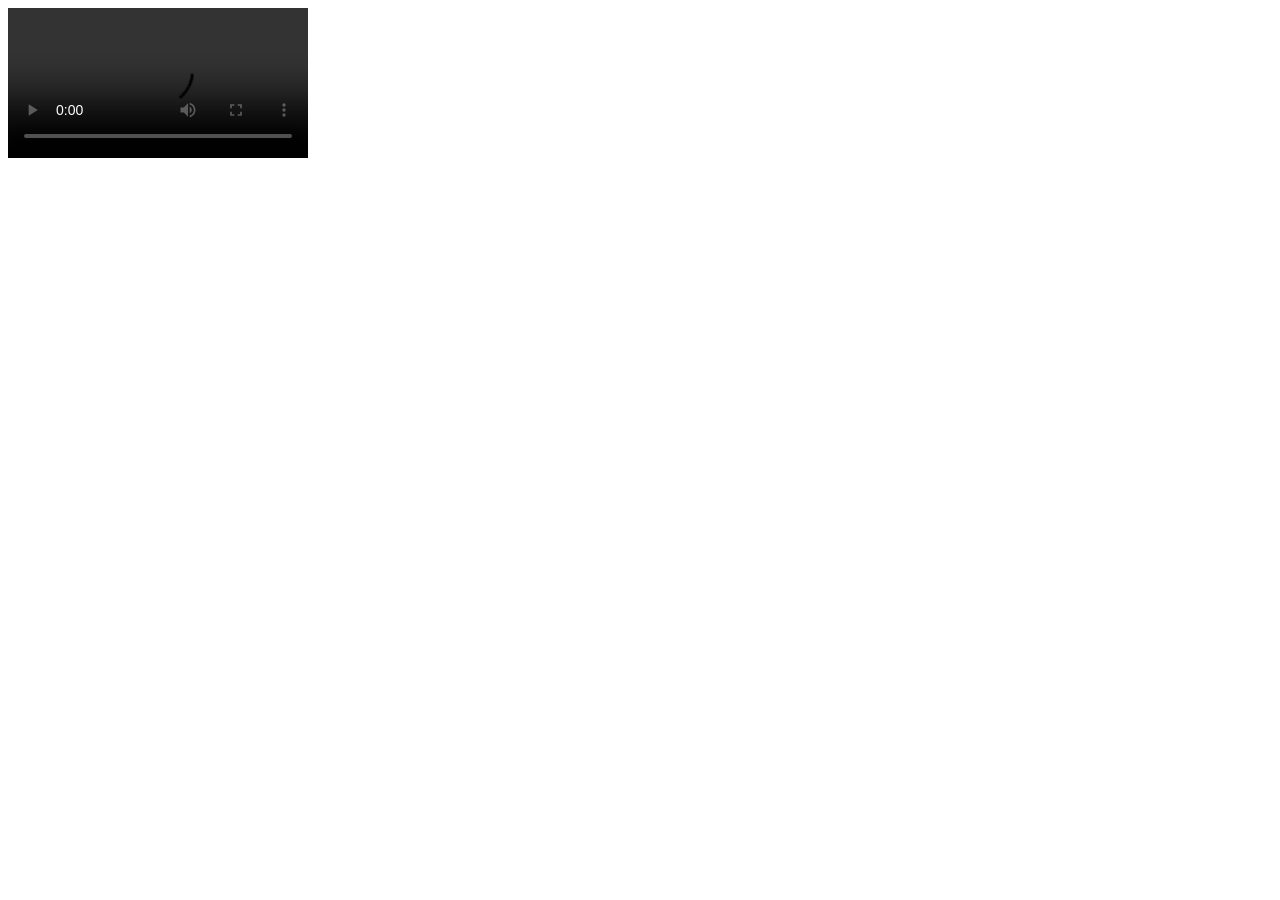
<file: docs/index_files/tutorial_usingenvisionhgdetector_19022026.html>
<!-- saved from url=(0084)https://envisionbox.org/videotutorials/tutorial_usingenvisionhgdetector_19022026.mp4 -->
<html><head><meta http-equiv="Content-Type" content="text/html; charset=UTF-8"><meta name="viewport" content="width=device-width"></head><body><video controls="" autoplay="" name="media"><source src="https://envisionbox.org/videotutorials/tutorial_usingenvisionhgdetector_19022026.mp4" type="video/mp4"></video></body></html>
</file>
<file: docs/UsingEnvisionHGdetector_3_0_files/libs/quarto-html/tippy.css>
.tippy-box[data-animation=fade][data-state=hidden]{opacity:0}[data-tippy-root]{max-width:calc(100vw - 10px)}.tippy-box{position:relative;background-color:#333;color:#fff;border-radius:4px;font-size:14px;line-height:1.4;white-space:normal;outline:0;transition-property:transform,visibility,opacity}.tippy-box[data-placement^=top]>.tippy-arrow{bottom:0}.tippy-box[data-placement^=top]>.tippy-arrow:before{bottom:-7px;left:0;border-width:8px 8px 0;border-top-color:initial;transform-origin:center top}.tippy-box[data-placement^=bottom]>.tippy-arrow{top:0}.tippy-box[data-placement^=bottom]>.tippy-arrow:before{top:-7px;left:0;border-width:0 8px 8px;border-bottom-color:initial;transform-origin:center bottom}.tippy-box[data-placement^=left]>.tippy-arrow{right:0}.tippy-box[data-placement^=left]>.tippy-arrow:before{border-width:8px 0 8px 8px;border-left-color:initial;right:-7px;transform-origin:center left}.tippy-box[data-placement^=right]>.tippy-arrow{left:0}.tippy-box[data-placement^=right]>.tippy-arrow:before{left:-7px;border-width:8px 8px 8px 0;border-right-color:initial;transform-origin:center right}.tippy-box[data-inertia][data-state=visible]{transition-timing-function:cubic-bezier(.54,1.5,.38,1.11)}.tippy-arrow{width:16px;height:16px;color:#333}.tippy-arrow:before{content:"";position:absolute;border-color:transparent;border-style:solid}.tippy-content{position:relative;padding:5px 9px;z-index:1}
</file>
<file: docs/UsingEnvisionHGdetector_3_0_files/libs/quarto-html/quarto-syntax-highlighting-0815c480559380816a4d1ea211a47e91.css>
/* quarto syntax highlight colors */
:root {
  --quarto-hl-ot-color: #003B4F;
  --quarto-hl-at-color: #657422;
  --quarto-hl-ss-color: #20794D;
  --quarto-hl-an-color: #5E5E5E;
  --quarto-hl-fu-color: #4758AB;
  --quarto-hl-st-color: #20794D;
  --quarto-hl-cf-color: #003B4F;
  --quarto-hl-op-color: #5E5E5E;
  --quarto-hl-er-color: #AD0000;
  --quarto-hl-bn-color: #AD0000;
  --quarto-hl-al-color: #AD0000;
  --quarto-hl-va-color: #111111;
  --quarto-hl-bu-color: inherit;
  --quarto-hl-ex-color: inherit;
  --quarto-hl-pp-color: #AD0000;
  --quarto-hl-in-color: #5E5E5E;
  --quarto-hl-vs-color: #20794D;
  --quarto-hl-wa-color: #5E5E5E;
  --quarto-hl-do-color: #5E5E5E;
  --quarto-hl-im-color: #00769E;
  --quarto-hl-ch-color: #20794D;
  --quarto-hl-dt-color: #AD0000;
  --quarto-hl-fl-color: #AD0000;
  --quarto-hl-co-color: #5E5E5E;
  --quarto-hl-cv-color: #5E5E5E;
  --quarto-hl-cn-color: #8f5902;
  --quarto-hl-sc-color: #5E5E5E;
  --quarto-hl-dv-color: #AD0000;
  --quarto-hl-kw-color: #003B4F;
}

/* other quarto variables */
:root {
  --quarto-font-monospace: SFMono-Regular, Menlo, Monaco, Consolas, "Liberation Mono", "Courier New", monospace;
}

/* syntax highlight based on Pandoc's rules */
pre > code.sourceCode > span {
  color: #003B4F;
}

code.sourceCode > span {
  color: #003B4F;
}

div.sourceCode,
div.sourceCode pre.sourceCode {
  color: #003B4F;
}

/* Normal */
code span {
  color: #003B4F;
}

/* Alert */
code span.al {
  color: #AD0000;
  font-style: inherit;
}

/* Annotation */
code span.an {
  color: #5E5E5E;
  font-style: inherit;
}

/* Attribute */
code span.at {
  color: #657422;
  font-style: inherit;
}

/* BaseN */
code span.bn {
  color: #AD0000;
  font-style: inherit;
}

/* BuiltIn */
code span.bu {
  font-style: inherit;
}

/* ControlFlow */
code span.cf {
  color: #003B4F;
  font-weight: bold;
  font-style: inherit;
}

/* Char */
code span.ch {
  color: #20794D;
  font-style: inherit;
}

/* Constant */
code span.cn {
  color: #8f5902;
  font-style: inherit;
}

/* Comment */
code span.co {
  color: #5E5E5E;
  font-style: inherit;
}

/* CommentVar */
code span.cv {
  color: #5E5E5E;
  font-style: italic;
}

/* Documentation */
code span.do {
  color: #5E5E5E;
  font-style: italic;
}

/* DataType */
code span.dt {
  color: #AD0000;
  font-style: inherit;
}

/* DecVal */
code span.dv {
  color: #AD0000;
  font-style: inherit;
}

/* Error */
code span.er {
  color: #AD0000;
  font-style: inherit;
}

/* Extension */
code span.ex {
  font-style: inherit;
}

/* Float */
code span.fl {
  color: #AD0000;
  font-style: inherit;
}

/* Function */
code span.fu {
  color: #4758AB;
  font-style: inherit;
}

/* Import */
code span.im {
  color: #00769E;
  font-style: inherit;
}

/* Information */
code span.in {
  color: #5E5E5E;
  font-style: inherit;
}

/* Keyword */
code span.kw {
  color: #003B4F;
  font-weight: bold;
  font-style: inherit;
}

/* Operator */
code span.op {
  color: #5E5E5E;
  font-style: inherit;
}

/* Other */
code span.ot {
  color: #003B4F;
  font-style: inherit;
}

/* Preprocessor */
code span.pp {
  color: #AD0000;
  font-style: inherit;
}

/* SpecialChar */
code span.sc {
  color: #5E5E5E;
  font-style: inherit;
}

/* SpecialString */
code span.ss {
  color: #20794D;
  font-style: inherit;
}

/* String */
code span.st {
  color: #20794D;
  font-style: inherit;
}

/* Variable */
code span.va {
  color: #111111;
  font-style: inherit;
}

/* VerbatimString */
code span.vs {
  color: #20794D;
  font-style: inherit;
}

/* Warning */
code span.wa {
  color: #5E5E5E;
  font-style: italic;
}

.prevent-inlining {
  content: "</";
}

/*# sourceMappingURL=d398365ccb532ba00fe56d6aa1025863.css.map */
</file>
<file: docs/UsingEnvisionHGdetector_3_0_files/libs/quarto-diagram/mermaid.css>
.mermaidTooltip {
  position: absolute;
  text-align: center;
  max-width: 200px;
  padding: 2px;
  font-family: "trebuchet ms", verdana, arial;
  font-size: 12px;
  background: #ffffde;
  border: 1px solid #aaaa33;
  border-radius: 2px;
  pointer-events: none;
  z-index: 1000;
}
</file>
<file: docs/assets/styles.css>
/* EnvisionHGDetector Tutorial Styles */

/* Callout customizations */
.callout-note.callout-installation {
    border-left-color: #2196F3;
    background-color: #E3F2FD;
}

.callout-note.callout-installation .callout-title {
    color: #1565C0;
}

/* Code blocks */
.sourceCode {
    border-radius: 8px;
    border: 1px solid #e0e0e0;
}

/* Tables */
table {
    border-collapse: collapse;
    width: 100%;
    margin: 1em 0;
}

th {
    background-color: #f5f5f5;
    font-weight: 600;
}

th, td {
    padding: 0.75em 1em;
    border: 1px solid #ddd;
    text-align: left;
}

tr:nth-child(even) {
    background-color: #fafafa;
}

/* Feature icons in tables */
td:first-child {
    font-weight: 500;
}

/* Panel tabset styling */
.panel-tabset .nav-link {
    color: #555;
    border-radius: 4px 4px 0 0;
}

.panel-tabset .nav-link.active {
    color: #1976D2;
    border-bottom: 2px solid #1976D2;
}

/* Mermaid diagram container */
.mermaid {
    margin: 2em auto;
    text-align: center;
}

/* Image captions */
figcaption {
    font-style: italic;
    color: #666;
    text-align: center;
    margin-top: 0.5em;
}

/* TOC styling */
#TOC {
    border-left: 3px solid #1976D2;
    padding-left: 1em;
}

#TOC a {
    color: #333;
    text-decoration: none;
}

#TOC a:hover {
    color: #1976D2;
}

/* Section headers */
h1 {
    border-bottom: 2px solid #1976D2;
    padding-bottom: 0.3em;
}

h2 {
    color: #1565C0;
}

/* Tip callout - green accent */
.callout-tip {
    border-left-color: #4CAF50;
}

/* Warning callout - orange accent */
.callout-warning {
    border-left-color: #FF9800;
}

/* Responsive images */
img {
    max-width: 100%;
    height: auto;
}

/* Layout for side-by-side images */
.quarto-layout-panel {
    display: flex;
    justify-content: center;
    gap: 1em;
    flex-wrap: wrap;
}

/* Code fold button styling */
.code-fold-btn {
    font-size: 0.85em;
    padding: 0.25em 0.5em;
}

/* Pipeline stage colors match the mermaid diagram */
.stage-tracking { background-color: #fff3e0; }
.stage-detection { background-color: #f3e5f5; }
.stage-analysis { background-color: #e8f5e9; }
.stage-viz { background-color: #fce4ec; }
</file>
<file: docs/assets/sticky-video.css>
.video-widget {
  position: fixed;
  top: 70px;        /* clear Quarto's navbar (~56px) + small gap */
  right: 24px;
  width: 340px;
  z-index: 1050;    /* above Bootstrap's z-index stack */
  background: #fff;
  border-radius: 10px;
  box-shadow: 0 4px 20px rgba(0, 0, 0, 0.2);
  overflow: hidden;
}

.video-widget iframe,
.video-widget video {
  width: 100%;
  aspect-ratio: 16 / 9;
  display: block;
  border: none;
}

/* Push main content left so video doesn't overlap text */
body {
  padding-right: 380px !important;
}

/* Collapse button */
.video-toggle-btn {
  position: absolute;
  top: 6px;
  right: 8px;
  background: rgba(0,0,0,0.5);
  color: white;
  border: none;
  border-radius: 4px;
  padding: 2px 8px;
  cursor: pointer;
  font-size: 12px;
  z-index: 1000;
}

.video-widget.collapsed iframe,
.video-widget.collapsed video {
  display: none;
}

.video-widget.collapsed {
  width: auto;
}

@media (max-width: 900px) {
  .video-widget {
    position: static;
    width: 100%;
    margin-bottom: 1.5rem;
    overflow: visible;
  }
  body {
    padding-right: unset !important;
  }
}

.video-widget video {
  width: 100%;
  height: auto;
  display: block;
  border-radius: 10px; /* re-add since overflow:visible no longer clips it */
}

/* Allow fullscreen to break out of the widget */
.video-widget video:-webkit-full-screen {
  width: 100vw;
  height: 100vh;
  border-radius: 0;
}

.video-widget video:fullscreen {
  width: 100vw;
  height: 100vh;
  border-radius: 0;
}
</file>
